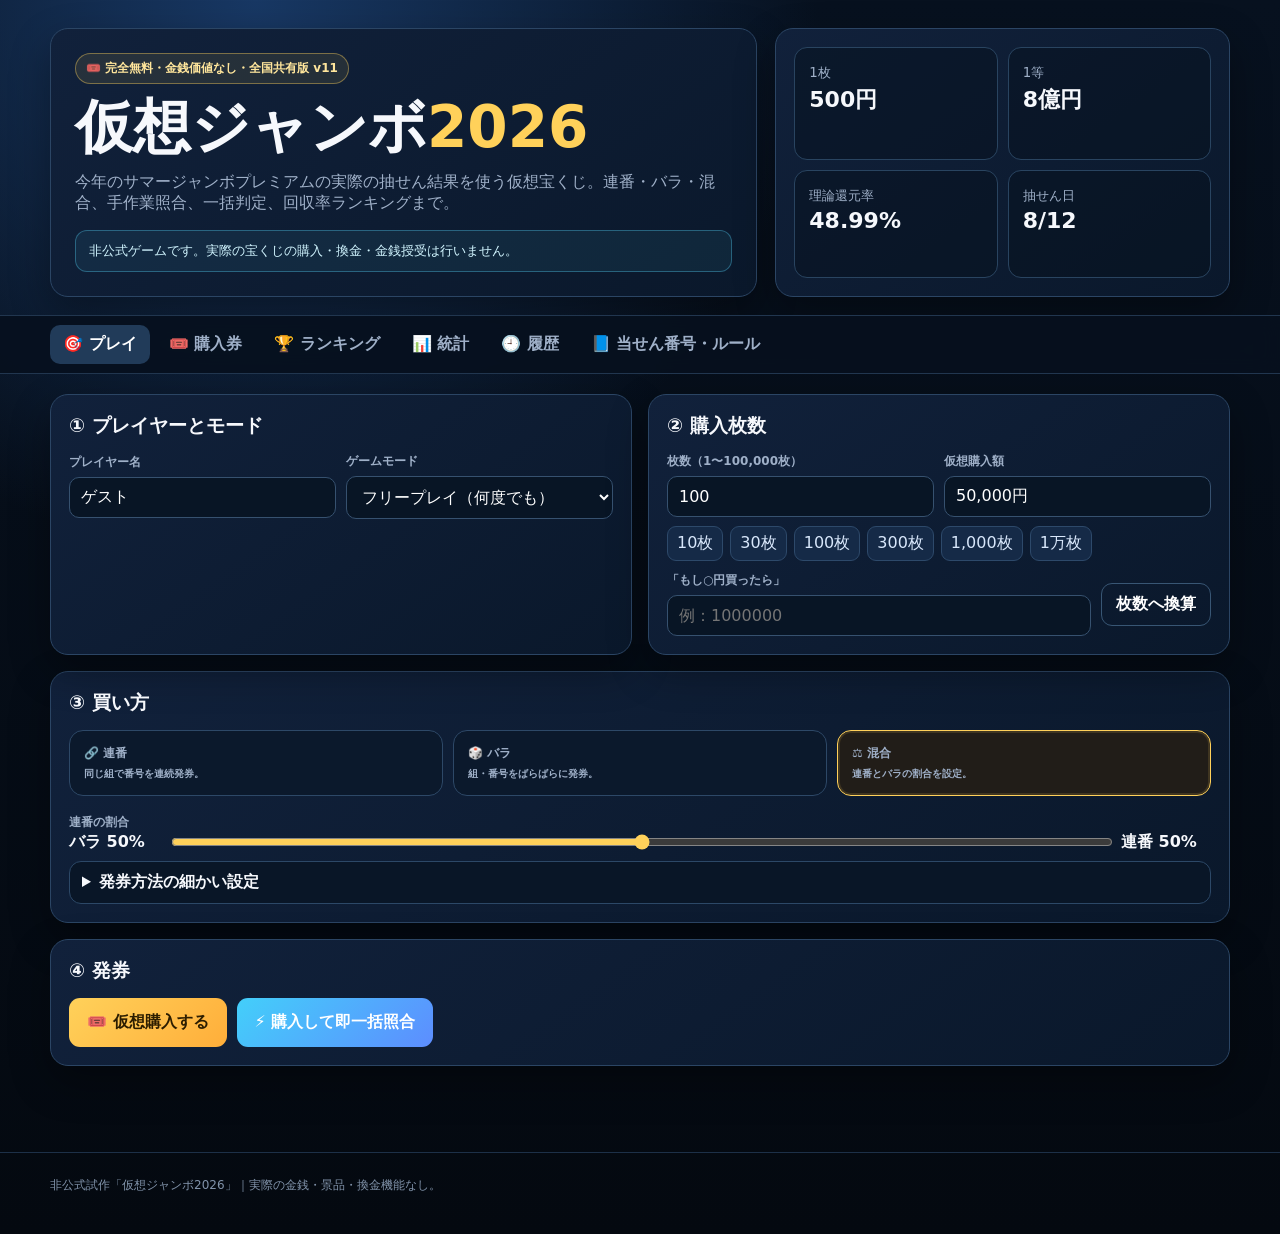
<file: index.html>
<!doctype html>
<html lang="ja">
<head>
<meta charset="utf-8"><meta name="viewport" content="width=device-width,initial-scale=1">
<title>仮想ジャンボ2026｜サマージャンボプレミアム</title>
<style>
:root{--bg:#07111f;--card:#102039;--text:#f6f8fc;--muted:#9fb0c8;--line:#2b4564;--gold:#ffd15a;--cyan:#58d9ff;--green:#57e389;--red:#ff7088}
*{box-sizing:border-box}body{margin:0;font-family:system-ui,-apple-system,"Segoe UI","Yu Gothic UI",sans-serif;background:radial-gradient(circle at 20% 0,#183864,transparent 35%),linear-gradient(#07111f,#040910);color:var(--text);min-height:100vh}button,input,select{font:inherit}.wrap{width:min(1180px,calc(100% - 24px));margin:auto}header{padding:28px 0 18px}.hero{display:grid;grid-template-columns:1.4fr .9fr;gap:18px}.box,.card{background:linear-gradient(145deg,#11213b,#0a182b);border:1px solid var(--line);border-radius:18px;box-shadow:0 16px 40px #0005}.heroMain{padding:24px}.eyebrow{display:inline-block;background:#ffd15a18;border:1px solid #ffd15a66;color:#ffe69c;padding:6px 10px;border-radius:999px;font-size:12px;font-weight:800}h1{font-size:clamp(32px,5vw,58px);line-height:1;margin:14px 0 8px}h1 span{color:var(--gold)}.sub,.muted{color:var(--muted)}.heroSide{padding:18px;display:grid;grid-template-columns:1fr 1fr;gap:10px}.stat{padding:14px;background:#07111f88;border:1px solid #294460;border-radius:13px}.stat small{color:var(--muted)}.stat b{display:block;font-size:22px;margin-top:3px}.notice,.callout{margin-top:12px;padding:11px 13px;border:1px solid #58d9ff55;background:#58d9ff12;border-radius:12px;color:#d1f5ff;font-size:13px}nav{position:sticky;top:0;z-index:10;background:#07111fee;border-block:1px solid #21364f;backdrop-filter:blur(10px)}.tabs{display:flex;gap:6px;padding:9px 0;overflow:auto}.tab{border:0;background:transparent;color:var(--muted);padding:9px 13px;border-radius:10px;font-weight:800;white-space:nowrap}.tab.active{background:#213b59;color:white}main{padding:20px 0 70px}.panel{display:none}.panel.active{display:block}.card{padding:18px;margin-bottom:16px}.card h2{font-size:19px;margin:0 0 14px}.grid2{display:grid;grid-template-columns:1fr 1fr;gap:16px}.rankGrid{display:grid;grid-template-columns:minmax(0,1fr) minmax(0,1fr);gap:16px;align-items:start}.rankGrid>div{min-width:0}.grid3{display:grid;grid-template-columns:repeat(3,1fr);gap:12px}
.compactTable{overflow:auto;border:1px solid #2a425f;border-radius:12px;background:#091729}
.compactTable table{min-width:560px}
.compactTable th,.compactTable td{padding:8px 9px;border-bottom:1px solid #243c58;text-align:left;font-size:12px;white-space:nowrap}
.compactTable td:nth-child(5){max-width:140px;overflow:hidden;text-overflow:ellipsis}.row{display:flex;gap:10px;align-items:center;flex-wrap:wrap}.field{display:grid;gap:6px;min-width:150px;flex:1}label{font-size:12px;color:var(--muted);font-weight:700}input,select{width:100%;background:#081525;color:white;border:1px solid #36516f;border-radius:10px;padding:10px 11px}.btn{border:0;border-radius:11px;padding:10px 14px;font-weight:900;background:#294560;color:white;cursor:pointer}.btn.primary{background:linear-gradient(135deg,#ffd15a,#ffae3a);color:#2c1d00}.btn.cyan{background:linear-gradient(135deg,#43cffa,#5d8dff)}.btn.red{background:#793146}.btn.ghost{background:transparent;border:1px solid #385674}.btn.big{padding:14px 18px;font-size:16px}.quick{display:flex;gap:7px;flex-wrap:wrap;margin-top:9px}.quick button{background:#152a47;border:1px solid #2d496a;color:#d8e7fb;border-radius:9px;padding:6px 9px;cursor:pointer}.modes{display:grid;grid-template-columns:repeat(3,1fr);gap:10px}.mode{border:1px solid #2d4867;background:#0b192c;border-radius:14px;padding:14px;cursor:pointer;position:relative}.mode input{position:absolute;opacity:0}.mode:has(input:checked){border-color:var(--gold);background:#211d18;box-shadow:0 0 0 2px #ffd15a22 inset}.mode b{display:block;margin-bottom:4px}.mode small{color:var(--muted)}.rangeRow{display:grid;grid-template-columns:90px 1fr 90px;gap:10px;align-items:center}input[type=range]{padding:0;accent-color:var(--gold)}.kpi{display:grid;grid-template-columns:repeat(5,1fr);gap:10px}.resultHero{display:grid;grid-template-columns:repeat(4,1fr);gap:10px}.kpibox{padding:13px;border-radius:13px;background:#0b192d;border:1px solid #2a4565}.kpibox small{color:var(--muted)}.kpibox b{display:block;font-size:22px;margin-top:3px}.resultHero{padding:16px;border-radius:15px;background:linear-gradient(135deg,#122b48,#211a3a);border:1px solid #365576}.bigNum{font-size:clamp(22px,4vw,36px);font-weight:1000}.gold{color:var(--gold)}.green{color:var(--green)}.ticketToolbar{display:flex;gap:8px;align-items:center;justify-content:space-between;flex-wrap:wrap;margin-bottom:10px}.ticketGrid{display:grid;grid-template-columns:repeat(3,1fr);gap:10px}.ticket{background:linear-gradient(160deg,#f7edd2,#fff8e7);color:#282015;border-radius:12px;padding:11px;border:2px dashed #c7a758;min-height:100px;cursor:pointer}.ticket .top{display:flex;justify-content:space-between;color:#7d641e;font-size:11px;font-weight:800}.ticket .num{font-family:ui-monospace,Consolas,monospace;font-size:23px;font-weight:1000;margin:7px 0}.ticket .award{font-size:12px;font-weight:900;padding-top:6px;border-top:1px solid #d7c79d}.ticket.win{box-shadow:0 0 0 3px #ffd15a66,0 8px 25px #0004}.ticket.loss{opacity:.72}.pager{display:flex;gap:8px;justify-content:center;align-items:center;margin:14px 0}.prizeList{display:grid;gap:8px}.prizeRow{display:grid;grid-template-columns:1.2fr .9fr 1.5fr;gap:8px;padding:10px;border:1px solid #294460;border-radius:11px;background:#0b192b}.prizeRow strong{color:var(--gold)}.prizeRow span:last-child{text-align:right}.tableWrap{overflow:auto;border:1px solid #2a425f;border-radius:12px}table{width:100%;border-collapse:collapse;min-width:680px}th,td{padding:10px 11px;border-bottom:1px solid #243c58;text-align:left;font-size:13px}th{color:#9fb4cf;background:#0b1829}.rank1 td{background:#ffd15a10}.me td{background:#58d9ff14}.badge{display:inline-block;border:1px solid #536f8d;border-radius:999px;padding:4px 8px;font-size:11px}.empty{padding:28px;text-align:center;color:var(--muted);border:1px dashed #33506e;border-radius:13px}.small{font-size:12px}details{border:1px solid #2c4867;border-radius:12px;padding:10px 12px;background:#091627;margin-top:8px}summary{font-weight:800;cursor:pointer}.toast{position:fixed;right:18px;bottom:18px;background:#10223b;border:1px solid #476889;border-radius:12px;padding:12px 15px;box-shadow:0 16px 40px #0007;opacity:0;transform:translateY(12px);pointer-events:none;transition:.2s;z-index:50}.toast.show{opacity:1;transform:none}.modal{position:fixed;inset:0;background:#0009;display:none;align-items:center;justify-content:center;padding:18px;z-index:60}.modal.show{display:flex}.modalBox{width:min(720px,100%);max-height:85vh;overflow:auto;background:#0c1b30;border:1px solid #405f80;border-radius:18px;padding:20px}footer{color:#8193aa;font-size:12px;padding:24px 0 40px;border-top:1px solid #1d3048}
.highWinLog{margin-top:14px;padding:14px;border:1px solid #ffd15a66;border-radius:14px;background:linear-gradient(135deg,#2c2412aa,#151b2baa)}.highWinLog h3{margin:0 0 10px;color:#ffe39a;font-size:16px}.highWinItem{display:grid;grid-template-columns:150px 1fr auto;gap:10px;align-items:center;padding:9px 10px;border-top:1px solid #5a4a2566}.highWinItem:first-of-type{border-top:0}.highWinItem .ticketNo{font-family:ui-monospace,Consolas,monospace;font-weight:900}.highWinItem .prizeName{color:#ffe7a3;font-weight:900}.highWinItem .prizeAmount{font-weight:1000;color:var(--gold)}
.celebrateModal{position:fixed;inset:0;display:none;align-items:center;justify-content:center;z-index:120;background:radial-gradient(circle at center,#7a4f1588 0,#07111fd9 46%,#02050aee 100%);overflow:hidden;cursor:pointer;user-select:none}.celebrateModal.show{display:flex}.celebrateBox{position:relative;z-index:3;width:min(680px,92vw);text-align:center;animation:celebratePop .42s cubic-bezier(.2,.9,.2,1.15)}.celebrateKicker{font-size:clamp(18px,3vw,28px);font-weight:1000;color:#fff3b0;text-shadow:0 2px 14px #000;margin-bottom:8px}.celebratePrize{font-size:clamp(34px,7vw,72px);line-height:1;font-weight:1000;color:var(--gold);text-shadow:0 4px 0 #7b5514,0 9px 28px #0008;margin-bottom:14px}.celebrateTicket{width:min(560px,88vw);margin:auto;background:linear-gradient(160deg,#f7edd2,#fffaf0);color:#2a2114;border-radius:18px;padding:20px;border:4px dashed #c59d3c;box-shadow:0 18px 70px #0009,0 0 0 7px #ffd15a33;transform:rotate(-1deg)}.celebrateTicket .ctTop{display:flex;justify-content:space-between;color:#80651e;font-size:13px;font-weight:900}.celebrateTicket .ctNum{font-family:ui-monospace,Consolas,monospace;font-size:clamp(34px,7vw,64px);font-weight:1000;margin:18px 0 12px;letter-spacing:-.04em}.celebrateTicket .ctAward{padding-top:12px;border-top:2px solid #dbc68e;font-size:clamp(17px,3vw,24px);font-weight:1000;color:#9e5b00}.celebrateHint{margin-top:16px;color:#dbe7f6;font-weight:800;text-shadow:0 2px 8px #000}.celebrateCounter{margin-top:6px;color:#aabbd2;font-size:12px}.confettiLayer{position:absolute;inset:0;overflow:hidden;pointer-events:none}.confetti{position:absolute;top:-12vh;width:10px;height:18px;border-radius:2px;opacity:.95;animation:confettiFall linear forwards}.confetti:nth-child(4n+1){background:#ffd15a}.confetti:nth-child(4n+2){background:#58d9ff}.confetti:nth-child(4n+3){background:#ff7088}.confetti:nth-child(4n){background:#57e389}@keyframes celebratePop{from{transform:scale(.72) rotate(-2deg);opacity:0}to{transform:scale(1);opacity:1}}@keyframes confettiFall{0%{transform:translate3d(0,-10vh,0) rotate(0)}100%{transform:translate3d(var(--drift),115vh,0) rotate(760deg)}}
@media(max-width:1100px){.rankGrid{grid-template-columns:1fr}}
@media(max-width:850px){.hero,.grid2{grid-template-columns:1fr}.modes,.ticketGrid{grid-template-columns:1fr 1fr}.kpi,.resultHero{grid-template-columns:1fr 1fr}}
@media(max-width:700px){.compactTable table{min-width:520px}.compactTable th,.compactTable td{font-size:11px;padding:7px 8px}}
@media(max-width:560px){.heroSide,.grid3,.modes,.ticketGrid,.kpi,.resultHero{grid-template-columns:1fr}.highWinItem{grid-template-columns:1fr}.highWinItem .prizeAmount{text-align:left}.prizeRow{grid-template-columns:1fr}.prizeRow span:last-child{text-align:left}.rangeRow{grid-template-columns:70px 1fr 70px}}
</style>
</head>
<body>
<header class="wrap"><div class="hero"><section class="box heroMain"><div class="eyebrow">🎟️ 完全無料・金銭価値なし・全国共有版 v11</div><h1>仮想ジャンボ<span>2026</span></h1><p class="sub">今年のサマージャンボプレミアムの実際の抽せん結果を使う仮想宝くじ。連番・バラ・混合、手作業照合、一括判定、回収率ランキングまで。</p><div class="notice">非公式ゲームです。実際の宝くじの購入・換金・金銭授受は行いません。</div></section><aside class="box heroSide"><div class="stat"><small>1枚</small><b>500円</b></div><div class="stat"><small>1等</small><b>8億円</b></div><div class="stat"><small>理論還元率</small><b>48.99%</b></div><div class="stat"><small>抽せん日</small><b>8/12</b></div></aside></div></header>
<nav><div class="wrap tabs"><button class="tab active" data-tab="play">🎯 プレイ</button><button class="tab" data-tab="tickets">🎟️ 購入券</button><button class="tab" data-tab="ranking">🏆 ランキング</button><button class="tab" data-tab="stats">📊 統計</button><button class="tab" data-tab="history">🕘 履歴</button><button class="tab" data-tab="rules">📘 当せん番号・ルール</button></div></nav>
<main class="wrap">
<section id="play" class="panel active">
<div class="grid2"><div class="card"><h2>① プレイヤーとモード</h2><div class="row"><div class="field"><label>プレイヤー名</label><input id="playerName" maxlength="18" value="ゲスト"></div><div class="field"><label>ゲームモード</label><select id="gameMode"><option value="free">フリープレイ（何度でも）</option><option value="challenge">全国チャレンジ（1日1回）</option></select></div></div><div id="challengeBox" class="callout small" style="display:none"><b>全国チャレンジ：</b>日本時間で1日1回だけ挑戦できます。10・30・100・300・1,000・10,000枚のいずれか1コースを選択し、発券した時点でその日の挑戦権を使用します。<div id="dailyChallengeStatus" style="margin-top:7px"></div></div></div>
<div class="card"><h2>② 購入枚数</h2><div class="row"><div class="field"><label>枚数（1〜100,000枚）</label><input id="qty" type="number" min="1" max="100000" value="100"></div><div class="field"><label>仮想購入額</label><input id="costPreview" readonly></div></div><div class="quick"><button data-q="10">10枚</button><button data-q="30">30枚</button><button data-q="100">100枚</button><button data-q="300">300枚</button><button data-q="1000">1,000枚</button><button data-q="10000">1万枚</button></div><div class="row" style="margin-top:11px"><div class="field"><label>「もし○円買ったら」</label><input id="budget" type="number" min="500" step="500" placeholder="例：1000000"></div><button id="budgetBtn" class="btn ghost">枚数へ換算</button></div></div></div>
<div class="card"><h2>③ 買い方</h2><div class="modes"><label class="mode"><input type="radio" name="buyType" value="seq"><b>🔗 連番</b><small>同じ組で番号を連続発券。</small></label><label class="mode"><input type="radio" name="buyType" value="random"><b>🎲 バラ</b><small>組・番号をばらばらに発券。</small></label><label class="mode"><input type="radio" name="buyType" value="mix" checked><b>⚖️ 混合</b><small>連番とバラの割合を設定。</small></label></div><div id="mixControls" style="margin-top:15px"><label>連番の割合</label><div class="rangeRow"><b id="randomPct">バラ 50%</b><input id="mixRange" type="range" min="0" max="100" value="50"><b id="seqPct">連番 50%</b></div></div><details><summary>発券方法の細かい設定</summary><div class="grid3" style="margin-top:12px"><div class="field"><label>連番1ブロック</label><select id="blockSize"><option>10</option><option>20</option><option>30</option><option>50</option><option>100</option></select></div><div class="field"><label>同一購入内の重複</label><select id="dupRule"><option value="avoid">避ける</option><option value="allow">許可する</option></select></div><div class="field"><label>発券順</label><select id="sortOnBuy"><option value="issued">発券順</option><option value="number">組・番号順</option></select></div></div></details></div>
<div class="card"><h2>④ 発券</h2><div class="row"><button id="buyBtn" class="btn primary big">🎟️ 仮想購入する</button><button id="buyCheckBtn" class="btn cyan big">⚡ 購入して即一括照合</button><span id="lockInfo" class="muted small"></span></div></div><div id="latestResult" class="card" style="display:none"></div>
</section>
<section id="tickets" class="panel"><div class="card"><div class="ticketToolbar"><div><h2 style="margin:0">購入券</h2><div id="ticketMeta" class="muted small">まだ発券されていません。</div></div><div class="row"><select id="ticketFilter" style="width:auto"><option value="all">すべて</option><option value="unchecked">未照合</option><option value="win">当せん</option><option value="loss">はずれ</option></select><button id="goLatestResult" class="btn green">💰 今回の結果を見る</button><button id="revealNext" class="btn">1枚ずつ照合</button><button id="revealAll" class="btn cyan">⚡ 全券一括照合</button></div></div><div class="callout small" style="margin-bottom:12px">手作業で確認したい場合は、券の組・番号と「当せん番号・ルール」を見比べてから券をクリック。クリックすると答え合わせします。</div><div id="ticketGrid" class="ticketGrid"><div class="empty" style="grid-column:1/-1">プレイ画面で仮想購入してください。</div></div><div id="pager" class="pager"></div></div></section>
<section id="ranking" class="panel">
<div class="card">
  <div class="ticketToolbar">
    <div><h2 style="margin:0">🏆 全国チャレンジランキング</h2><div class="muted small">1日1回の全国チャレンジ結果を共有サーバーから集計します。</div></div>
    <div class="row">
      <select id="rankPeriod" style="width:auto"><option value="today">本日</option><option value="all">通算</option></select>
      <select id="rankCourse" style="width:auto">
        <option value="all">総合ランキング</option><option value="10">10枚部門</option><option value="30">30枚部門</option>
        <option value="100">100枚部門</option><option value="300">300枚部門</option><option value="1000">1,000枚部門</option><option value="10000">10,000枚部門</option>
      </select>
    </div>
  </div>
  <div class="rankGrid">
    <div><h3>🏠 この端末のチャレンジ記録</h3><div id="localRanking"></div></div>
    <div><h3>🌏 全国ランキング［実働］</h3><div class="callout small">Supabase共有サーバーに登録された全国チャレンジ結果を表示します。別の端末から遊んだ記録も同じランキングに反映されます。</div><div id="nationalDemo" style="margin-top:12px"></div></div>
  </div>
</div>
<div class="card">
  <h2>ランキング方式</h2>
  <div class="grid3">
    <div class="kpibox"><small>主順位</small><b>回収率</b><span class="muted small">当せん額 ÷ 購入額</span></div>
    <div class="kpibox"><small>表示得点</small><b>回収率×100</b><span class="muted small">123.45% → 12,345 pt</span></div>
    <div class="kpibox"><small>同率時</small><b>当せん額 → 先着</b><span class="muted small">高額当せんを優先</span></div>
  </div>
  <p class="muted small">総合ランキングは全コースを同じ表に並べる「運の強さ」ランキング。枚数差による振れ幅を避けて比べたい場合は枚数別ランキングを使います。</p>
</div>
</section>
<section id="stats" class="panel"><div class="card"><h2>📊 あなたの累計統計</h2><div id="lifetimeKpis" class="kpi"></div><div id="lifetimeNote" class="muted small" style="margin-top:10px"></div></div><div class="grid2"><div class="card"><h2>買い方別</h2><div id="strategyStats"></div></div><div class="card"><h2>当せん内訳</h2><div id="prizeStats"></div></div></div><div class="card"><h2>🏅 実績バッジ</h2><div id="badges" class="row"></div></div></section>
<section id="history" class="panel"><div class="card"><div class="ticketToolbar"><div><h2 style="margin:0">🕘 プレイ履歴</h2><div class="muted small" style="margin-top:5px">通常履歴は直近100プレイだけ保存し、101件目以降は自動削除します。</div></div><div class="row"><button id="exportJson" class="btn ghost">履歴JSON</button><button id="exportCsv" class="btn ghost">現在券CSV</button><button id="wipeAll" class="btn red" title="誤操作防止のため2回押しで実行">全データ初期化</button></div></div><div id="historyTable"></div></div><div class="card"><div class="ticketToolbar"><div><h2 style="margin:0">🎊 2等以上 当せん殿堂</h2><div class="muted small" style="margin-top:5px">通常履歴が100件を超えて消えても、2等以上の当せん券はこの別枠に残します。全データ初期化を実行した場合だけ消去されます。</div></div><span id="highArchiveCount" class="badge gold">0件</span></div><div id="highArchiveTable"></div></div></section>
<section id="rules" class="panel"><div class="grid2"><div class="card"><h2>🎯 2026 当せん番号</h2><div class="prizeList"><div class="prizeRow"><b>1等</b><strong>8億円</strong><span>14組 129547番</span></div><div class="prizeRow"><b>1等前後賞</b><strong>2億円</strong><span>14組 129546 / 129548番</span></div><div class="prizeRow"><b>1等組違い賞</b><strong>50万円</strong><span>129547番（14組以外）</span></div><div class="prizeRow"><b>2等</b><strong>1億円</strong><span>44組 146186番 / 04組 143368番</span></div><div class="prizeRow"><b>3等</b><strong>5,000円</strong><span>下2ケタ 59</span></div><div class="prizeRow"><b>4等</b><strong>500円</strong><span>下1ケタ 6</span></div></div><p class="muted small">通常くじは重複当せんがあり得るため、この試作も該当賞金を合算します。</p></div><div class="card"><h2>📌 発売条件</h2><div class="prizeList"><div class="prizeRow"><b>名称</b><strong>第1114回</strong><span>全国自治宝くじ</span></div><div class="prizeRow"><b>価格</b><strong>500円</strong><span>1枚</span></div><div class="prizeRow"><b>番号空間</b><strong>1,000万通り</strong><span>01〜100組 × 100000〜199999</span></div><div class="prizeRow"><b>抽せん</b><strong>2026/8/12</strong><span>北とぴあ さくらホール</span></div><div class="prizeRow"><b>理論還元率</b><strong>48.99%</strong><span>賞金総額 ÷ 発売総額</span></div></div></div></div><div class="card"><h2>🧪 全国版への拡張</h2><details open><summary>全国チャレンジ</summary><p class="muted small">ログイン → その日の未挑戦を日本時間のサーバー時刻で確認 → 10/30/100/300/1,000/10,000枚から1コース選択 → サーバー乱数発券 → 発券時点で当日の挑戦権を消費 → サーバー側で照合・回収率計算 → 総合／枚数別ランキングへ登録。</p></details><details><summary>不正対策</summary><p class="muted small">1アカウント1日1回、認証、レート制限、発券nonce、日本時間のサーバー時刻、結果署名、異常検知、管理者による無効化ログを想定。端末時計を変えても再挑戦できない構造にします。</p></details><button id="openBackend" class="btn ghost" style="margin-top:12px">全国版のAPI設計を見る</button></div></section>
</main>
<footer><div class="wrap">非公式試作「仮想ジャンボ2026」｜実際の金銭・景品・換金機能なし。</div></footer><div id="toast" class="toast"></div><div id="backendModal" class="modal"><div class="modalBox"><div class="ticketToolbar"><h2 style="margin:0">全国版バックエンド［稼働中］</h2><button id="closeBackend" class="btn ghost">閉じる</button></div><div class="prizeList"><div class="prizeRow"><b>POST /challenge/issue</b><strong>1日1回のサーバー発券</strong><span>JST日付をサーバーで判定</span></div><div class="prizeRow"><b>GET /challenge/:id</b><strong>券を取得</strong><span>署名済み・変更不可</span></div><div class="prizeRow"><b>POST /challenge/:id/check</b><strong>照合確定</strong><span>サーバー再計算</span></div><div class="prizeRow"><b>GET /rankings</b><strong>全国順位</strong><span>course=all/枚数別・period=today/all</span></div><div class="prizeRow"><b>GET /stats</b><strong>集計</strong><span>買い方別・枚数別</span></div></div></div></div>
<div id="celebrateModal" class="celebrateModal" aria-hidden="true">
  <div id="confettiLayer" class="confettiLayer"></div>
  <div class="celebrateBox">
    <div class="celebrateKicker">🎉 2等以上 当せん！</div>
    <div id="celebratePrize" class="celebratePrize"></div>
    <div class="celebrateTicket">
      <div class="ctTop"><span>SUMMER JUMBO PREMIUM 2026</span><span id="celebrateIndex"></span></div>
      <div id="celebrateNum" class="ctNum"></div>
      <div id="celebrateAward" class="ctAward"></div>
    </div>
    <div class="celebrateHint">画面をクリックすると次へ</div>
    <div id="celebrateCounter" class="celebrateCounter"></div>
  </div>
</div>
<script>
(()=>{'use strict';
const PRICE=500,WIN={first:{g:14,n:129547,amount:800000000},prev:[129546,129548],prevAmount:200000000,diffAmount:500000,second:[{g:44,n:146186},{g:4,n:143368}],secondAmount:100000000,thirdSuffix:'59',thirdAmount:5000,fourthSuffix:'6',fourthAmount:500};
const $=s=>document.querySelector(s),$$=s=>[...document.querySelectorAll(s)],fmt=n=>Number(n||0).toLocaleString('ja-JP'),yen=n=>fmt(n)+'円',pct=n=>(Number.isFinite(n)?n:0).toLocaleString('ja-JP',{maximumFractionDigits:2,minimumFractionDigits:2})+'%',uid=()=>crypto.randomUUID?crypto.randomUUID():Date.now().toString(36)+Math.random().toString(36).slice(2);
function randInt(max){const lim=Math.floor(0x100000000/max)*max,a=new Uint32Array(1);do{crypto.getRandomValues(a)}while(a[0]>=lim);return a[0]%max}
function load(k,f){try{return JSON.parse(localStorage.getItem(k))??f}catch{return f}}function save(k,v){localStorage.setItem(k,JSON.stringify(v))}
function emptyLifetime(){return{runs:0,tickets:0,cost:0,win:0,prizes:{},strategies:{},initialized:false}}
let history=load('vj2026_history',[]),highWinArchive=load('vj2026_highwins',[]),locks=load('vj2026_locks',{}),dailyChallenge=load('vj2026_daily_challenge',{}),lifetime=load('vj2026_lifetime',emptyLifetime()),current=null,page=1,celebrationQueue=[],celebrationCurrent=null,serverDailyStatus=null,serverStatusFetchedAt=0;const PAGE=60,HISTORY_LIMIT=100,HIGH_NAMES=new Set(['1等','1等前後賞','1等組違い賞','2等']),CHALLENGE_COURSES=[10,30,100,300,1000,10000],JUMBO_API='https://ehnptqmcpzoeddrtrsuk.supabase.co/functions/v1/virtual-jumbo-api';
function installationId(){let id=localStorage.getItem('vj2026_installation_id');if(!id){id=(crypto.randomUUID?crypto.randomUUID():uid()+'-'+uid());localStorage.setItem('vj2026_installation_id',id)}return id}
async function apiCall(action,opts={}){const url=JUMBO_API+'?action='+encodeURIComponent(action)+(opts.query||''),ctl=new AbortController(),timer=setTimeout(()=>ctl.abort(),8000);try{const res=await fetch(url,{method:opts.method||'GET',headers:{'content-type':'application/json'},body:opts.body?JSON.stringify(opts.body):undefined,signal:ctl.signal});let data={};try{data=await res.json()}catch{}if(!res.ok){const e=new Error(data.error||'api_error');e.status=res.status;e.data=data;throw e}return data}finally{clearTimeout(timer)}}
function jstDayKey(ts=Date.now()){const d=new Date(ts+9*3600000);return `${d.getUTCFullYear()}-${String(d.getUTCMonth()+1).padStart(2,'0')}-${String(d.getUTCDate()).padStart(2,'0')}`}
function runJstDay(r){return r.challengeDate||jstDayKey(new Date(r.created).getTime())}
function untilJstMidnight(){const shifted=Date.now()+9*3600000,d=new Date(shifted),next=Date.UTC(d.getUTCFullYear(),d.getUTCMonth(),d.getUTCDate()+1),ms=Math.max(0,next-shifted),h=Math.floor(ms/3600000),m=Math.floor((ms%3600000)/60000),s=Math.floor((ms%60000)/1000);return `${String(h).padStart(2,'0')}:${String(m).padStart(2,'0')}:${String(s).padStart(2,'0')}`}
function toast(m){const t=$('#toast');t.textContent=m;t.classList.add('show');clearTimeout(toast.t);toast.t=setTimeout(()=>t.classList.remove('show'),2200)}
function highHits(t){return t.hits.filter(h=>HIGH_NAMES.has(h.name))}function isHigh(t){return highHits(t).length>0}
function archiveKey(x){return `${x.runId||''}|${x.g}|${x.n}|${(x.hits||[]).join('+')}|${x.created||''}`}
function archiveHighWinsFromRun(r){if(!r||!(r.highWins||[]).length)return;const known=new Set(highWinArchive.map(archiveKey));(r.highWins||[]).forEach(x=>{if(!(x.hits||[]).some(h=>HIGH_NAMES.has(h)))return;const item={id:x.id||uid(),runId:r.id,player:r.player,mode:r.mode,qty:r.qty,type:r.type,ratio:r.ratio,created:r.created,g:x.g,n:x.n,hits:(x.hits||[]).filter(h=>HIGH_NAMES.has(h)),amount:x.amount};const k=archiveKey(item);if(!known.has(k)){known.add(k);highWinArchive.push(item)}})}
function addRunToLifetime(r){
  if(!r)return;
  lifetime.runs=(lifetime.runs||0)+1;
  lifetime.tickets=(lifetime.tickets||0)+(r.qty||0);
  lifetime.cost=(lifetime.cost||0)+(r.cost||0);
  lifetime.win=(lifetime.win||0)+(r.winnings||0);
  lifetime.prizes=lifetime.prizes||{};
  Object.entries(r.prizeCounts||{}).forEach(([k,v])=>lifetime.prizes[k]=(lifetime.prizes[k]||0)+v);
  lifetime.strategies=lifetime.strategies||{};
  const k=r.type==='mix'?'混合':r.type==='seq'?'連番':'バラ';
  const s=lifetime.strategies[k]||(lifetime.strategies[k]={runs:0,cost:0,win:0,tickets:0});
  s.runs++;s.cost+=r.cost||0;s.win+=r.winnings||0;s.tickets+=r.qty||0;
  lifetime.initialized=true;
  save('vj2026_lifetime',lifetime);
}
function seedLifetimeFromVisibleHistory(){
  if(lifetime&&lifetime.initialized)return;
  lifetime=emptyLifetime();
  history.forEach(r=>addRunToLifetime(r));
  lifetime.initialized=true;
  save('vj2026_lifetime',lifetime);
}
function migrateAndTrimHistory(){
  history.forEach(archiveHighWinsFromRun);
  seedLifetimeFromVisibleHistory();
  history=history.slice(0,HISTORY_LIMIT);
  save('vj2026_history',history);
  save('vj2026_highwins',highWinArchive);
}
migrateAndTrimHistory();
function makeConfetti(){const layer=$('#confettiLayer');layer.innerHTML='';for(let i=0;i<72;i++){const c=document.createElement('i');c.className='confetti';c.style.left=(Math.random()*100)+'vw';c.style.animationDuration=(2.6+Math.random()*2.4)+'s';c.style.animationDelay=(Math.random()*.7)+'s';c.style.setProperty('--drift',(-80+Math.random()*160)+'px');layer.appendChild(c)}}
function queueCelebrations(ts){const fresh=ts.filter(isHigh);if(!fresh.length)return;celebrationQueue.push(...fresh);if(!celebrationCurrent)showNextCelebration()}
function showNextCelebration(){if(!celebrationQueue.length){celebrationCurrent=null;$('#celebrateModal').classList.remove('show');$('#celebrateModal').setAttribute('aria-hidden','true');return}celebrationCurrent=celebrationQueue.shift();const t=celebrationCurrent,hs=highHits(t),allNames=t.hits.map(h=>h.name).join('＋');$('#celebratePrize').textContent=hs.map(h=>h.name).join('＋');$('#celebrateNum').textContent=`${String(t.g).padStart(2,'0')}組 ${t.n}番`;$('#celebrateAward').textContent=`${allNames}　${yen(t.total)}`;const idx=current?current.tickets.indexOf(t)+1:0;$('#celebrateIndex').textContent=idx?`#${fmt(idx)}`:'';$('#celebrateCounter').textContent=celebrationQueue.length?`このあと ${celebrationQueue.length}件の2等以上があります`:'クリックで結果画面へ戻ります';makeConfetti();$('#celebrateModal').classList.add('show');$('#celebrateModal').setAttribute('aria-hidden','false')}
function closeOrAdvanceCelebration(){showNextCelebration()}
function armDangerButton(btn,firstText,action){if(btn.dataset.armed==='1'){clearTimeout(btn._armTimer);btn.dataset.armed='';btn.textContent=btn.dataset.original||'実行';action();return}btn.dataset.original=btn.textContent;btn.dataset.armed='1';btn.textContent='⚠️ もう一度押して実行';toast(firstText);clearTimeout(btn._armTimer);btn._armTimer=setTimeout(()=>{btn.dataset.armed='';btn.textContent=btn.dataset.original||'実行'},4500)}
function clearVjStorage(){const iid=localStorage.getItem('vj2026_installation_id');for(let i=localStorage.length-1;i>=0;i--){const k=localStorage.key(i);if(k&&k.startsWith('vj2026_'))localStorage.removeItem(k)}if(iid)localStorage.setItem('vj2026_installation_id',iid)}
function resetAllData(){history=[];highWinArchive=[];locks={};dailyChallenge={};lifetime=emptyLifetime();current=null;page=1;celebrationQueue=[];celebrationCurrent=null;clearVjStorage();$('#celebrateModal').classList.remove('show');$('#ticketMeta').textContent='まだ発券されていません。';$('#playerName').value='ゲスト';$('#qty').value=100;$('#gameMode').value='free';$('input[name=buyType][value=mix]').checked=true;$('#mixRange').value=50;updateCost();updateMix();renderTickets();renderLatest();renderAll();toast('全データを初期化しました')}

function evalT(t){const hits=[];if(t.g===14&&t.n===129547)hits.push({name:'1等',amount:WIN.first.amount});if(t.g===14&&WIN.prev.includes(t.n))hits.push({name:'1等前後賞',amount:WIN.prevAmount});if(t.g!==14&&t.n===129547)hits.push({name:'1等組違い賞',amount:WIN.diffAmount});WIN.second.forEach(s=>{if(t.g===s.g&&t.n===s.n)hits.push({name:'2等',amount:WIN.secondAmount})});if(String(t.n).slice(-2)==='59')hits.push({name:'3等',amount:5000});if(String(t.n).slice(-1)==='6')hits.push({name:'4等',amount:500});return{hits,total:hits.reduce((a,b)=>a+b.amount,0)}}
function randomT(seen,allow){let g,n,k,c=0;do{g=randInt(100)+1;n=100000+randInt(100000);k=g+'-'+n;c++}while(!allow&&seen.has(k)&&c<10000);seen.add(k);return Object.assign({id:uid(),g,n,checked:false},evalT({g,n}))}
function seqTs(count,seen,allow){const out=[];while(out.length<count){const g=randInt(100)+1,start=100000+randInt(100000);for(let i=0;out.length<count&&i<count;i++){const n=100000+((start-100000+i)%100000),k=g+'-'+n;if(allow||!seen.has(k)){seen.add(k);out.push(Object.assign({id:uid(),g,n,checked:false},evalT({g,n})))}}}return out}
function issue(q,type,ratio,block,allow){const seen=new Set(),out=[],seq=type==='seq'?q:type==='random'?0:Math.round(q*ratio/100);let left=seq;while(left>0){const take=Math.min(block,left);out.push(...seqTs(take,seen,allow));left-=take}for(let i=out.length;i<q;i++)out.push(randomT(seen,allow));return out}
function buyType(){return $('input[name=buyType]:checked').value}function typeName(t,r){return t==='seq'?'連番':t==='random'?'バラ':`混合（連番${r}%）`}function qty(){let q=Math.floor(Number($('#qty').value)||1);q=Math.max(1,Math.min(100000,q));$('#qty').value=q;return q}function updateCost(){$('#costPreview').value=yen(qty()*500)}function updateMix(){const v=+$('#mixRange').value;$('#seqPct').textContent='連番 '+v+'%';$('#randomPct').textContent='バラ '+(100-v)+'%';$('#mixControls').style.display=buyType()==='mix'?'block':'none'}function updateChallenge(){const c=$('#gameMode').value==='challenge';$('#challengeBox').style.display=c?'block':'none';if(!c){$('#lockInfo').textContent='';return}const today=jstDayKey(),q=qty(),st=$('#dailyChallengeStatus');if(serverDailyStatus&&serverDailyStatus.date!==today)serverDailyStatus=null;const used=serverDailyStatus?serverDailyStatus.used:(dailyChallenge&&dailyChallenge.date===today);const usedQty=serverDailyStatus&&serverDailyStatus.challenge?serverDailyStatus.challenge.qty:dailyChallenge.qty;if(st)st.innerHTML=used?`<b class="gold">本日は挑戦済み</b>${usedQty?'：'+fmt(usedQty)+'枚コース':''} ／ 次回まで <b>${untilJstMidnight()}</b>`:`<b class="green">本日は未挑戦</b> ／ 日本時間0:00に挑戦権が復活`;$('#lockInfo').textContent=used?'本日の全国チャレンジは終了':(CHALLENGE_COURSES.includes(q)?`${fmt(q)}枚コースで挑戦可能`:'全国チャレンジは指定コースから選択')}
async function refreshChallengeStatus(force=false){if(!force&&Date.now()-serverStatusFetchedAt<30000)return;serverStatusFetchedAt=Date.now();try{serverDailyStatus=await apiCall('status',{query:'&installation='+encodeURIComponent(installationId())});if(serverDailyStatus.used){dailyChallenge={date:serverDailyStatus.date,id:serverDailyStatus.challenge?.id,qty:serverDailyStatus.challenge?.qty,issuedAt:serverDailyStatus.challenge?.created_at};save('vj2026_daily_challenge',dailyChallenge)}updateChallenge()}catch(e){console.warn('challenge status',e);updateChallenge()}}
function totals(r){
 const checked=r.tickets.filter(t=>t.checked),
       w=checked.reduce((s,t)=>s+t.total,0),
       all=r.tickets.reduce((s,t)=>s+t.total,0);
 return{
   checked:checked.length,
   winnings:w,
   allWinnings:all,
   rate:all/r.cost*100,
   score:Math.round(all/r.cost*10000)
 };
}
function finalize(){
 if(!current||current.finalized||!current.tickets.every(t=>t.checked))return;
 const x=totals(current),pc={},highWins=[];
 current.tickets.forEach(t=>{
   t.hits.forEach(h=>pc[h.name]=(pc[h.name]||0)+1);
   if(isHigh(t))highWins.push({g:t.g,n:t.n,hits:highHits(t).map(h=>h.name),amount:t.total});
 });
 current.finalized=true;
 const run={
   id:current.id,player:current.player,mode:current.mode,qty:current.qty,
   type:current.type,ratio:current.ratio,cost:current.cost,
   winnings:x.allWinnings,rate:x.rate,score:x.score,created:current.created,
   challengeDate:current.challengeDate||null,prizeCounts:pc,highWins
 };
 addRunToLifetime(run);
 history.unshift(run);
 archiveHighWinsFromRun(run);
 history=history.slice(0,HISTORY_LIMIT);
 save('vj2026_history',history);
 save('vj2026_highwins',highWinArchive);
 renderAll();
}
function purchaseFree(auto){
 const q=qty(),player=($('#playerName').value.trim()||'ゲスト').slice(0,18),type=buyType(),ratio=+$('#mixRange').value,block=+$('#blockSize').value,allow=$('#dupRule').value==='allow';
 const tickets=issue(q,type,ratio,block,allow);
 if($('#sortOnBuy').value==='number')tickets.sort((a,b)=>a.g-b.g||a.n-b.n);
 current={id:uid(),player,mode:'free',qty:q,type,ratio,cost:q*500,tickets,created:new Date().toISOString(),challengeDate:null,finalized:false};
 page=1;
 if(auto){tickets.forEach(t=>t.checked=true);finalize()}
 renderTickets();renderLatest();switchTab(auto?'play':'tickets');
 if(auto){const highs=tickets.filter(isHigh);if(highs.length)queueCelebrations(highs)}
 toast(`${fmt(q)}枚を仮想発券しました`);
}
async function purchaseChallenge(auto){
 const q=qty(),player=($('#playerName').value.trim()||'ゲスト').slice(0,18),type=buyType(),ratio=+$('#mixRange').value,block=+$('#blockSize').value,allow=$('#dupRule').value==='allow',today=jstDayKey();
 if(!CHALLENGE_COURSES.includes(q))return toast('全国チャレンジは10・30・100・300・1,000・10,000枚から選んでください');
 $('#buyBtn').disabled=true;$('#buyCheckBtn').disabled=true;toast('共有サーバーで全国チャレンジを発券中…');
 try{
   const r=await apiCall('issue',{method:'POST',body:{installation:installationId(),display_name:player,qty:q,strategy:type,seq_ratio:ratio,block_size:block,avoid_duplicates:allow,sort_on_buy:$('#sortOnBuy').value,client_version:'live-v9'}});
   const ch=r.challenge,tickets=(r.tickets||[]).map(t=>({...t,id:uid(),checked:false}));
   current={id:ch.id,player:ch.display_name,mode:'challenge',qty:ch.qty,type:ch.strategy,ratio:ch.seq_ratio,cost:Number(ch.purchase_amount),tickets,created:ch.created_at,challengeDate:ch.challenge_date,finalized:false,serverRecorded:true};
   dailyChallenge={date:ch.challenge_date,id:ch.id,qty:ch.qty,issuedAt:ch.created_at};save('vj2026_daily_challenge',dailyChallenge);
   serverDailyStatus={date:ch.challenge_date,used:true,challenge:ch};serverStatusFetchedAt=Date.now();page=1;
   if(auto){tickets.forEach(t=>t.checked=true);finalize()}
   renderTickets();renderLatest();updateChallenge();switchTab(auto?'play':'tickets');
   if(auto){const highs=tickets.filter(isHigh);if(highs.length)queueCelebrations(highs)}
   toast(`全国チャレンジを登録しました：${fmt(q)}枚`);
 }catch(e){
   if(e.status===409){serverDailyStatus={date:today,used:true,challenge:e.data?.challenge||null};updateChallenge();toast('本日の全国チャレンジはすでに挑戦済みです')}
   else if(e.name==='AbortError')toast('全国サーバーへの接続がタイムアウトしました。フリープレイはそのまま遊べます')
   else{console.error(e);toast('全国チャレンジの通信に失敗しました。フリープレイはそのまま遊べます')}
 }finally{$('#buyBtn').disabled=false;$('#buyCheckBtn').disabled=false}
}
function purchase(auto){
 if($('#gameMode').value==='challenge')return purchaseChallenge(auto);
 return purchaseFree(auto);
}
function afterReveal(t){if(current.tickets.every(x=>x.checked))finalize();renderTickets();renderLatest();if(isHigh(t))queueCelebrations([t]);else if(t.total)toast(`🎉 ${t.hits.map(h=>h.name).join('＋')}：${yen(t.total)}`)}
function reveal(id){if(!current)return;const t=current.tickets.find(x=>x.id===id);if(!t||t.checked)return;t.checked=true;afterReveal(t)}function revealNext(){if(!current)return toast('先に発券してください');const t=current.tickets.find(x=>!x.checked);if(!t)return toast('すべて照合済みです');t.checked=true;afterReveal(t)}function revealAll(){if(!current)return toast('先に発券してください');const newly=current.tickets.filter(t=>!t.checked);newly.forEach(t=>t.checked=true);finalize();renderTickets();renderLatest();const highs=newly.filter(isHigh);if(highs.length){queueCelebrations(highs);toast(`2等以上が ${highs.length}件 出ました`)}else toast('全券を一括照合しました')}
function renderLatest(){const b=$('#latestResult');if(!current){b.style.display='none';return}const x=totals(current),done=current.tickets.every(t=>t.checked),wins=current.tickets.filter(t=>t.checked&&t.total>0).length,highs=current.tickets.filter(t=>t.checked&&isHigh(t)).sort((a,b)=>b.total-a.total);const highHtml=highs.length?`<div class="highWinLog"><h3>🎊 2等以上の当せん記録（${highs.length}件）</h3>${highs.map(t=>`<div class="highWinItem"><span class="ticketNo">${String(t.g).padStart(2,'0')}組 ${t.n}番</span><span class="prizeName">${t.hits.map(h=>h.name).join('＋')}</span><span class="prizeAmount">${yen(t.total)}</span></div>`).join('')}</div>`:'';b.style.display='block';b.innerHTML=`<div class="ticketToolbar"><h2 style="margin:0">最新プレイ</h2><span class="badge">${current.mode==='challenge'?'全国チャレンジ':'フリープレイ'}</span></div><div class="resultHero"><div><small class="muted">購入</small><div class="bigNum">${fmt(current.qty)}枚</div><span class="small">${yen(current.cost)}</span></div><div><small class="muted">照合済み</small><div class="bigNum">${fmt(x.checked)}枚</div><span class="small">${wins}枚当せん</span></div><div><small class="muted">${done?'当せん総額':'現在判明額'}</small><div class="bigNum gold">${yen(x.winnings)}</div><span class="small">${done?'確定':'未照合あり'}</span></div><div><small class="muted">回収率 / 得点</small><div class="bigNum ${done&&x.rate>=100?'green':''}">${done?pct(x.rate):'---'}</div><span class="small">${done?fmt(x.score)+' pt':'全照合で確定'}</span></div></div>${highHtml}`}
function filtered(){if(!current)return[];const f=$('#ticketFilter').value;return f==='unchecked'?current.tickets.filter(t=>!t.checked):f==='win'?current.tickets.filter(t=>t.checked&&t.total>0):f==='loss'?current.tickets.filter(t=>t.checked&&t.total===0):current.tickets}
function renderTickets(){if(!current){$('#ticketGrid').innerHTML='<div class="empty" style="grid-column:1/-1">プレイ画面で仮想購入してください。</div>';$('#pager').innerHTML='';return}const arr=filtered(),pages=Math.max(1,Math.ceil(arr.length/PAGE));page=Math.min(page,pages);$('#ticketMeta').textContent=`${current.player}｜${typeName(current.type,current.ratio)}｜${fmt(current.qty)}枚｜${new Date(current.created).toLocaleString('ja-JP')}`;const s=arr.slice((page-1)*PAGE,page*PAGE);$('#ticketGrid').innerHTML=s.length?s.map(t=>{const idx=current.tickets.indexOf(t)+1,cls=t.checked?(t.total?'win':'loss'):'unchecked',award=t.checked?(t.total?`${t.hits.map(h=>h.name).join('＋')}　${yen(t.total)}`:'はずれ'):'未照合・クリックで答え合わせ';return`<div class="ticket ${cls}" data-id="${t.id}"><div class="top"><span>SUMMER PREMIUM 2026</span><span>#${fmt(idx)}</span></div><div class="num">${String(t.g).padStart(2,'0')}組&nbsp; ${t.n}番</div><div class="award">${award}</div></div>`}).join(''):'<div class="empty" style="grid-column:1/-1">この条件の券はありません。</div>';$$('.ticket[data-id]').forEach(e=>e.onclick=()=>reveal(e.dataset.id));$('#pager').innerHTML=arr.length>PAGE?`<button class="btn ghost" id="prevP">←</button><span>${page} / ${pages}ページ（${fmt(arr.length)}枚）</span><button class="btn ghost" id="nextP">→</button>`:'';if($('#prevP'))$('#prevP').onclick=()=>{page=Math.max(1,page-1);renderTickets()};if($('#nextP'))$('#nextP').onclick=()=>{page=Math.min(pages,page+1);renderTickets()}}
function table(rows){if(!rows.length)return'<div class="empty">まだ記録がありません。</div>';return`<div class="compactTable"><table><thead><tr><th>順位</th><th>日付</th><th>名前</th><th>枚数</th><th>買い方</th><th>当せん額</th><th>回収率</th><th>得点</th></tr></thead><tbody>${rows.map((r,i)=>`<tr class="${i===0?'rank1 ':''}${r.isMe?'me':''}"><td>${i+1}</td><td>${r.challengeDate||runJstDay(r)||'—'}</td><td>${r.player}</td><td>${fmt(r.qty)}</td><td title="${typeName(r.type,r.ratio)}">${typeName(r.type,r.ratio)}</td><td>${yen(r.winnings)}</td><td><b>${pct(r.rate)}</b></td><td>${fmt(r.score)} pt</td></tr>`).join('')}</tbody></table></div>`}
async function renderRanking(){const course=$('#rankCourse')?$('#rankCourse').value:'all',period=$('#rankPeriod')?$('#rankPeriod').value:'today',today=jstDayKey();let rows=history.filter(r=>r.mode==='challenge');if(period==='today')rows=rows.filter(r=>runJstDay(r)===today);if(course!=='all')rows=rows.filter(r=>r.qty===+course);rows.sort((a,b)=>b.rate-a.rate||b.winnings-a.winnings||new Date(a.created)-new Date(b.created));$('#localRanking').innerHTML=table(rows.slice(0,50));$('#nationalDemo').innerHTML='<div class="empty">全国ランキングを読み込み中…</div>';try{const data=await apiCall('rankings',{query:'&course='+encodeURIComponent(course)+'&period='+encodeURIComponent(period)});const live=(data.rows||[]).map(r=>({id:r.id,player:r.display_name,challengeDate:r.challenge_date,qty:r.qty,type:r.strategy,ratio:r.seq_ratio,winnings:Number(r.winnings),rate:Number(r.return_rate),score:Number(r.score),created:r.created_at}));$('#nationalDemo').innerHTML=table(live)}catch(e){console.error(e);$('#nationalDemo').innerHTML='<div class="empty">全国ランキングを取得できませんでした。通信状態を確認してください。</div>'}}
function aggregate(){return lifetime||emptyLifetime()}
function renderStats(){const a=aggregate(),rate=a.cost?a.win/a.cost*100:0;$('#lifetimeKpis').innerHTML=`<div class="kpibox"><small>プレイ回数</small><b>${fmt(a.runs)}</b></div><div class="kpibox"><small>累計購入枚数</small><b>${fmt(a.tickets)}</b></div><div class="kpibox"><small>累計使用額</small><b>${yen(a.cost)}</b></div><div class="kpibox"><small>累計当せん額</small><b>${yen(a.win)}</b></div><div class="kpibox"><small>累計回収率</small><b>${pct(rate)}</b></div>`;const note=document.getElementById('lifetimeNote');if(note)note.textContent=`履歴表示は直近${HISTORY_LIMIT}回までですが、累計統計は削除せず全プレイ分を保存します。`;const ss=Object.entries(a.strategies);$('#strategyStats').innerHTML=ss.length?`<div class="tableWrap"><table><thead><tr><th>方式</th><th>回数</th><th>枚数</th><th>回収率</th></tr></thead><tbody>${ss.map(([k,v])=>`<tr><td>${k}</td><td>${v.runs}</td><td>${fmt(v.tickets)}</td><td>${pct(v.cost?v.win/v.cost*100:0)}</td></tr>`).join('')}</tbody></table></div>`:'<div class="empty">照合済みプレイがありません。</div>';const po=['1等','1等前後賞','1等組違い賞','2等','3等','4等'];$('#prizeStats').innerHTML=`<div class="prizeList">${po.map(k=>`<div class="prizeRow"><b>${k}</b><strong>${fmt(a.prizes[k]||0)}本</strong><span></span></div>`).join('')}</div>`;const bs=[];if(a.runs>=1)bs.push('🎟️ はじめの一歩');if(a.tickets>=100)bs.push('💯 100枚プレイヤー');if(a.tickets>=1000)bs.push('🧱 1,000枚突破');if(rate>=100&&a.runs)bs.push('📈 生涯黒字');if(a.prizes['3等'])bs.push('✨ 3等経験者');if(a.prizes['2等'])bs.push('💎 1億円級');if(a.prizes['1等'])bs.push('👑 8億円の王');$('#badges').innerHTML=bs.length?bs.map(x=>`<span class="badge">${x}</span>`).join(''):'<span class="muted">まだバッジはありません。</span>'}
function renderHistory(){if(!history.length){$('#historyTable').innerHTML='<div class="empty">履歴はまだありません。</div>';return}$('#historyTable').innerHTML=`<div class="tableWrap"><table><thead><tr><th>日時</th><th>名前</th><th>モード</th><th>枚数</th><th>買い方</th><th>購入額</th><th>当せん額</th><th>回収率</th><th>得点</th><th>2等以上</th></tr></thead><tbody>${history.map(r=>{const hi=(r.highWins||[]).filter(x=>(x.hits||[]).some(h=>HIGH_NAMES.has(h)));const hs=hi.length?hi.map(x=>`${x.hits.join('＋')} ${String(x.g).padStart(2,'0')}組${x.n}番`).join('<br>'):'—';return`<tr><td>${new Date(r.created).toLocaleString('ja-JP')}</td><td>${r.player}</td><td>${r.mode==='challenge'?'挑戦':'自由'}</td><td>${fmt(r.qty)}</td><td>${typeName(r.type,r.ratio)}</td><td>${yen(r.cost)}</td><td>${yen(r.winnings)}</td><td>${pct(r.rate)}</td><td>${fmt(r.score)}</td><td>${hs}</td></tr>`}).join('')}</tbody></table></div><div class="muted small" style="margin-top:9px">保存中：${history.length} / ${HISTORY_LIMIT}件（新しい順）</div>`}
function renderHighArchive(){const rows=[...highWinArchive].sort((a,b)=>new Date(b.created)-new Date(a.created));$('#highArchiveCount').textContent=`${fmt(rows.length)}件`;if(!rows.length){$('#highArchiveTable').innerHTML='<div class="empty">まだ2等以上の当せん記録はありません。</div>';return}$('#highArchiveTable').innerHTML=`<div class="tableWrap"><table><thead><tr><th>日時</th><th>名前</th><th>購入枚数</th><th>買い方</th><th>券番号</th><th>当せん</th><th>当せん額</th></tr></thead><tbody>${rows.map(r=>`<tr><td>${new Date(r.created).toLocaleString('ja-JP')}</td><td>${r.player||'ゲスト'}</td><td>${fmt(r.qty)}</td><td>${typeName(r.type,r.ratio)}</td><td><b>${String(r.g).padStart(2,'0')}組 ${r.n}番</b></td><td><span class="gold"><b>${(r.hits||[]).join('＋')}</b></span></td><td><b>${yen(r.amount)}</b></td></tr>`).join('')}</tbody></table></div>`}
function renderAll(){renderStats();renderHistory();renderHighArchive();updateChallenge()}function dl(name,text,type='application/json'){const a=document.createElement('a');a.href=URL.createObjectURL(new Blob([text],{type}));a.download=name;a.click();setTimeout(()=>URL.revokeObjectURL(a.href),500)}function switchTab(id){$$('.tab').forEach(b=>b.classList.toggle('active',b.dataset.tab===id));$$('.panel').forEach(p=>p.classList.toggle('active',p.id===id));if(id==='tickets')renderTickets();if(id==='ranking')renderRanking();if(id==='stats')renderStats();if(id==='history'){renderHistory();renderHighArchive()}}
function goLatestResult(){if(!current){toast('今回のプレイ結果がまだありません');switchTab('play');window.scrollTo({top:0,behavior:'smooth'});return}switchTab('play');renderLatest();requestAnimationFrame(()=>{const el=$('#latestResult');if(el&&el.style.display!=='none')el.scrollIntoView({behavior:'smooth',block:'center'})})}
$$('.tab').forEach(b=>b.onclick=()=>switchTab(b.dataset.tab));$('#qty').oninput=()=>{updateCost();updateChallenge()};$$('[data-q]').forEach(b=>b.onclick=()=>{$('#qty').value=b.dataset.q;updateCost();updateChallenge()});$('#budgetBtn').onclick=()=>{const b=+$('#budget').value;if(!b||b<500)return toast('500円以上を入力してください');$('#qty').value=Math.min(100000,Math.floor(b/500));updateCost();updateChallenge();toast('500円単位で枚数へ換算しました')};$$('input[name=buyType]').forEach(x=>x.onchange=updateMix);$('#mixRange').oninput=updateMix;$('#gameMode').onchange=()=>{updateChallenge();if($('#gameMode').value==='challenge')refreshChallengeStatus(true)};$('#buyBtn').onclick=()=>purchase(false);$('#buyCheckBtn').onclick=()=>purchase(true);$('#goLatestResult').onclick=goLatestResult;$('#revealNext').onclick=revealNext;$('#revealAll').onclick=revealAll;$('#ticketFilter').onchange=()=>{page=1;renderTickets()};$('#rankCourse').onchange=renderRanking;$('#rankPeriod').onchange=renderRanking;$('#wipeAll').onclick=e=>armDangerButton(e.currentTarget,'履歴・挑戦済み記録・現在券をすべて消します。もう一度押してください',resetAllData);$('#celebrateModal').onclick=e=>{e.preventDefault();e.stopPropagation();closeOrAdvanceCelebration()};document.addEventListener('keydown',e=>{if(e.key==='Escape'&&$('#celebrateModal').classList.contains('show')){celebrationQueue=[];showNextCelebration()}});$('#exportJson').onclick=()=>dl('virtual-jumbo-2026-history.json',JSON.stringify({historyLast100:history,lifetimeStats:lifetime,highWinsPermanent:highWinArchive},null,2));$('#exportCsv').onclick=()=>{if(!current)return toast('現在の券がありません');const rows=[['index','group','number','checked','prizes','winnings']];current.tickets.forEach((t,i)=>rows.push([i+1,String(t.g).padStart(2,'0'),t.n,t.checked?'yes':'no',t.hits.map(h=>h.name).join('+'),t.total]));dl('virtual-jumbo-2026-tickets.csv','\ufeff'+rows.map(r=>r.map(v=>`"${String(v).replaceAll('"','""')}"`).join(',')).join('\n'),'text/csv')};$('#openBackend').onclick=()=>$('#backendModal').classList.add('show');$('#closeBackend').onclick=()=>$('#backendModal').classList.remove('show');$('#backendModal').onclick=e=>{if(e.target.id==='backendModal')$('#backendModal').classList.remove('show')};updateCost();updateMix();updateChallenge();renderAll();setInterval(()=>{if($('#gameMode').value==='challenge'){updateChallenge();refreshChallengeStatus(false)}},1000);
})();
</script></body></html>
</file>
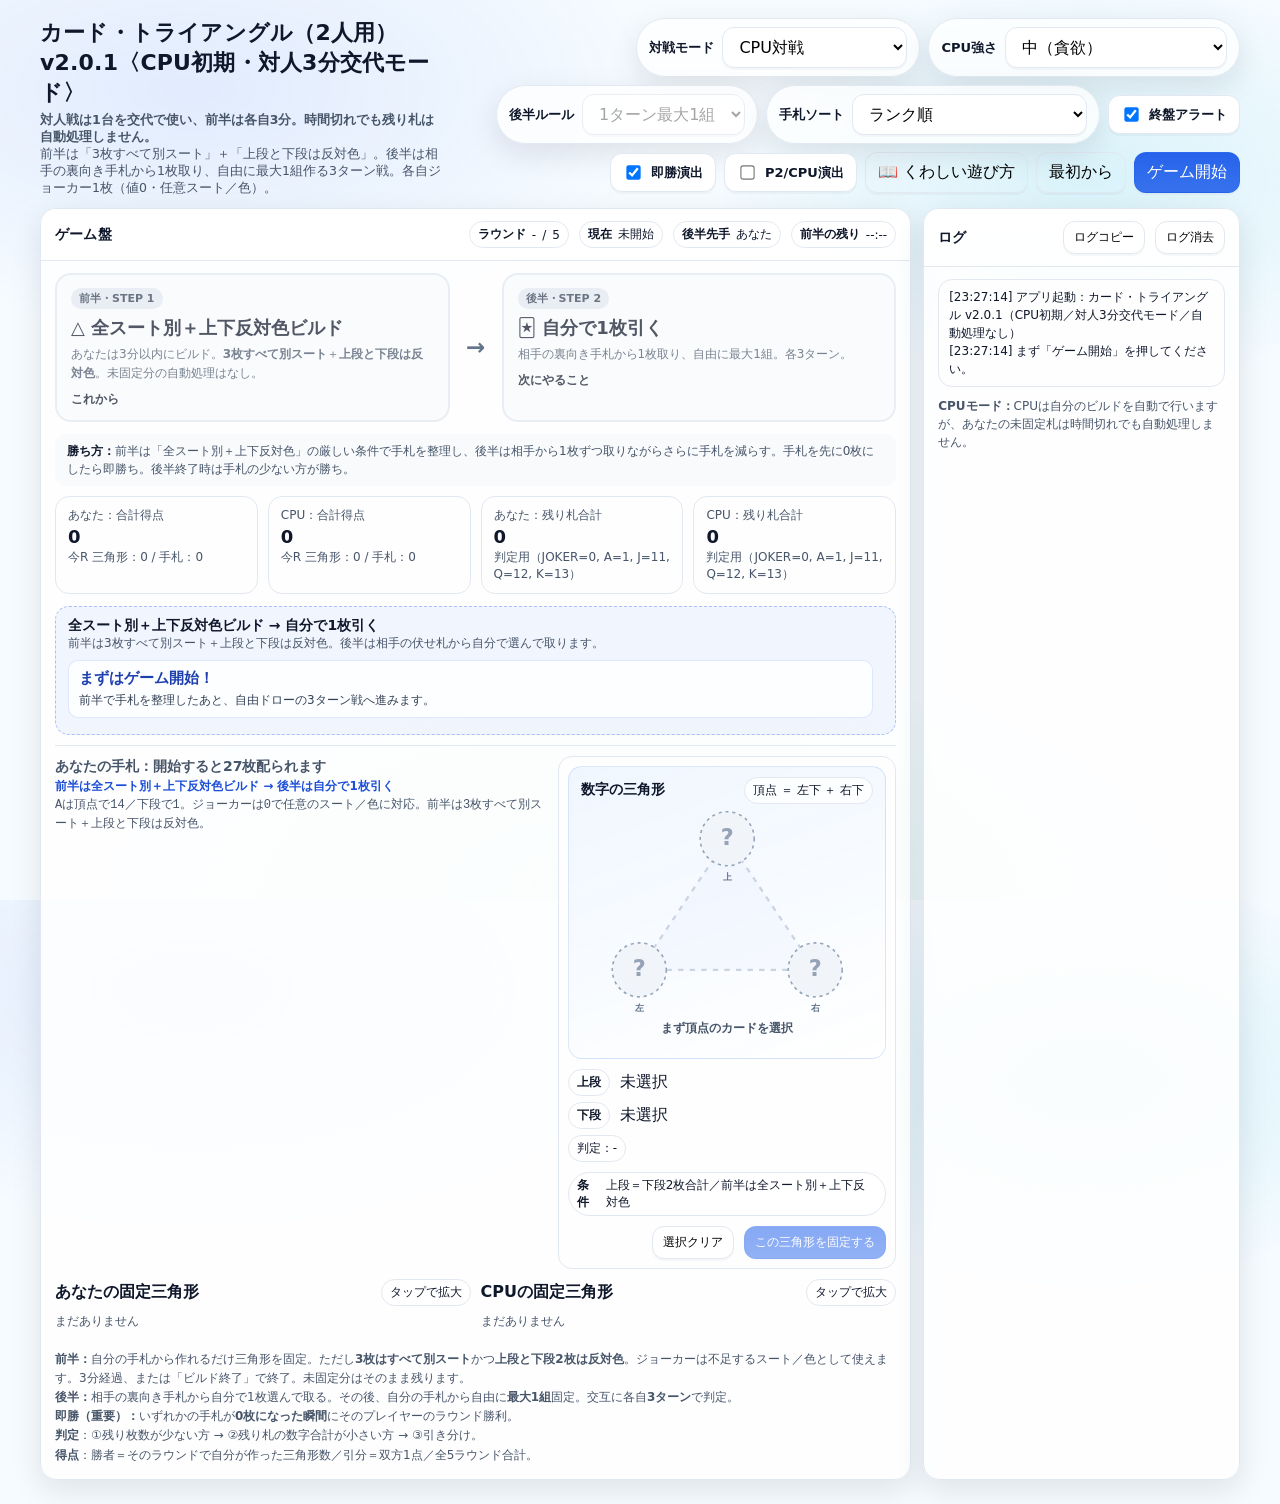
<file: card-triangle/index.html>
<!doctype html>
<html lang="ja">
<head>
  <meta charset="utf-8" />
  <meta name="viewport" content="width=device-width,initial-scale=1" />
  <title>カード・トライアングル v2.0.1｜CPU初期・対人3分交代モード</title>
  <style>
    :root{
      --bg:#f6fbff;
      --panel:#ffffff;
      --ink:#0f172a;
      --muted:#475569;
      --line:#e2e8f0;

      --accent:#2563eb;   /* YOU */
      --accent2:#06b6d4;
      --cpu:#ff4d6d;      /* CPU */

      --good:#16a34a;
      --warn:#f59e0b;
      --bad:#ef4444;

      --shadow: 0 10px 30px rgba(15, 23, 42, .10);
      --r:16px;
    }
    html,body{height:100%;}
    body{
      margin:0;
      font-family: ui-sans-serif, system-ui, -apple-system, Segoe UI, Roboto, "Noto Sans JP", "Hiragino Kaku Gothic ProN", "Yu Gothic", sans-serif;
      color:var(--ink);
      background:
        radial-gradient(800px 400px at 15% 10%, rgba(37,99,235,.10), transparent 60%),
        radial-gradient(700px 380px at 85% 20%, rgba(6,182,212,.12), transparent 55%),
        radial-gradient(900px 420px at 50% 100%, rgba(16,185,129,.10), transparent 60%),
        var(--bg);
    }
    .wrap{max-width:1200px;margin:18px auto 40px;padding:0 14px 24px;}
    header{display:flex;gap:14px;align-items:flex-start;justify-content:space-between;margin-bottom:12px;}
    .title{display:flex;flex-direction:column;gap:4px;}
    .title h1{margin:0;font-size:22px;letter-spacing:.2px;}
    .title .sub{font-size:12.5px;color:var(--muted);line-height:1.35;}
    .controls{display:flex;flex-wrap:wrap;gap:8px;align-items:center;justify-content:flex-end;}
    button, select, label.chk{
      font:inherit;border-radius:12px;border:1px solid var(--line);
      background:var(--panel);padding:9px 12px;cursor:pointer;
      box-shadow:0 2px 0 rgba(15,23,42,.03);
    }
    label.chk{display:inline-flex;align-items:center;gap:8px;user-select:none;}
    label.chk input{transform:scale(1.1);}
    button.primary{
      background:linear-gradient(180deg, rgba(37,99,235,1), rgba(37,99,235,.90));
      border-color:rgba(37,99,235,.55);
      color:#fff;
    }
    button.ghost{background:transparent;}
    button:disabled{opacity:.55;cursor:not-allowed;}
    .pill{
      display:inline-flex;align-items:center;gap:8px;padding:8px 12px;border-radius:999px;
      border:1px solid var(--line);background:rgba(255,255,255,.75);
      box-shadow:var(--shadow);backdrop-filter: blur(6px);
    }
    .pill strong{font-size:13px;}
    .grid{display:grid;grid-template-columns: minmax(0,2.2fr) minmax(260px,.8fr);gap:12px;}
    @media (max-width: 980px){.grid{grid-template-columns:1fr;}}
    .panel{
      background:rgba(255,255,255,.86);
      border:1px solid var(--line);
      border-radius:var(--r);
      box-shadow:var(--shadow);
      overflow:hidden;
    }
    .panel .hd{
      display:flex;align-items:center;justify-content:space-between;padding:12px 14px;
      border-bottom:1px solid var(--line);
      background:linear-gradient(180deg, rgba(255,255,255,.95), rgba(255,255,255,.72));
    }
    .panel .hd h2{margin:0;font-size:14px;letter-spacing:.2px;}
    .panel .bd{padding:12px 14px 14px;}
    .row{display:flex;flex-wrap:wrap;gap:10px;align-items:center;}
    .kpi{display:grid;grid-template-columns: repeat(4, minmax(0,1fr));gap:10px;margin-top:10px;}
    @media (max-width: 980px){.kpi{grid-template-columns:repeat(2, minmax(0,1fr));}}
    .kcard{border:1px solid var(--line);border-radius:14px;background:rgba(255,255,255,.70);padding:10px 12px;}
    .kcard .k{font-size:12px;color:var(--muted);}
    .kcard .v{font-size:18px;font-weight:800;margin-top:2px;}
    .kcard .s{font-size:12px;color:var(--muted);margin-top:2px;}

    .turnBanner{
      display:flex;gap:10px;align-items:center;justify-content:space-between;
      border:1px dashed rgba(37,99,235,.35);
      background:rgba(37,99,235,.06);
      border-radius:14px;
      padding:10px 12px;
      margin-top:12px;
      position:relative;
      overflow:hidden;
    }
    .turnBanner.warn{
      border-color:rgba(239,68,68,.40);
      background:rgba(239,68,68,.06);
    }
    @keyframes pulse10{
      0%,100%{ transform: translateZ(0); filter: saturate(1); }
      50%{ transform: translateZ(0) scale(1.01); filter: saturate(1.2); }
    }
    .turnBanner.pulse{ animation: pulse10 .6s infinite; }

    /* ビルド残り時間プログレス（うっすら） */
    .buildBar{
      position:absolute; inset:0;
      width:0%;
      background: linear-gradient(to right, rgba(37,99,235,.55), rgba(6,182,212,.45));
      opacity:.13;
      pointer-events:none;
    }

    .turnBanner .big{font-size:14px;font-weight:800; position:relative; z-index:1;}
    .turnBanner .small{font-size:12px;color:var(--muted); position:relative; z-index:1;}

    .dotsRow{display:flex;flex-wrap:wrap;gap:10px;align-items:center;margin-top:6px; position:relative; z-index:1;}
    .dotsBlock{
      display:inline-flex;align-items:center;gap:6px;
      border:1px solid var(--line);border-radius:999px;
      background:rgba(255,255,255,.70);
      padding:4px 8px;
      font-size:12px;color:var(--muted);
    }
    .dotsBlock .label{font-weight:800;color:var(--ink);}
    .dot{font-weight:900; letter-spacing:1px;}
    .dot.todo{color:rgba(15,23,42,.30);}
    .dot.you{color:rgba(37,99,235,.95);}
    .dot.cpu{color:rgba(255,77,109,.95);}

    .hand{display:flex;gap:8px;align-items:center;flex-wrap:wrap;}
    .hand.scrollX{
      flex-wrap:nowrap;
      overflow-x:auto;
      padding-bottom:6px;
      -webkit-overflow-scrolling:touch;
    }
    .hand.grid2{
      display:grid;
      grid-template-columns: repeat(auto-fill, minmax(56px, 1fr)); /* 少し大きめ */
      gap:8px;
      align-items:stretch;
    }

    .cardBtn{
      width:clamp(50px, 7.6vw, 62px);
      height:clamp(66px, 10.0vw, 80px);
      min-width:50px;
      border-radius:12px;border:1px solid var(--line);
      background:rgba(255,255,255,.9);
      display:flex;align-items:center;justify-content:center;flex-direction:column;gap:2px;
      box-shadow:0 4px 14px rgba(15,23,42,.06);
      user-select:none;
      touch-action: manipulation;
    }
    .cardBtn:active{ transform:scale(0.94); box-shadow:0 2px 8px rgba(0,0,0,.2); }
    .cardBtn .rk{font-weight:900;font-size:16px;line-height:1;}
    .cardBtn .st{font-size:12px;color:var(--muted);line-height:1;}
    .cardBtn.red .rk, .cardBtn.red .st{color:#dc2626;}

    .cardBtn.joker{border:2px solid #7c3aed;background:linear-gradient(160deg,#faf5ff,#fff);}
    .cardBtn.joker .rk{color:#6d28d9;font-size:19px;}
    .cardBtn.joker .st{color:#6d28d9;font-weight:900;font-size:10px;}
    .cardBtn.selTop{outline:3px solid rgba(37,99,235,.55);}
    .cardBtn.selBot{outline:3px solid rgba(34,197,94,.55);}
    .cardBtn.keyCard{outline:4px solid #f59e0b;box-shadow:0 0 0 4px rgba(245,158,11,.18),0 6px 18px rgba(15,23,42,.10);position:relative;}
    .cardBtn.keyCard::after{content:"指定";position:absolute;top:-8px;right:-8px;background:#f59e0b;color:#fff;font-size:10px;font-weight:900;padding:2px 5px;border-radius:999px;}
    .cardBtn.giftPick{outline:4px solid #7c3aed;box-shadow:0 0 0 4px rgba(124,58,237,.16),0 6px 18px rgba(15,23,42,.10);}
    .giftFace{display:inline-flex;align-items:center;gap:8px;border:2px solid #f59e0b;background:#fffbeb;border-radius:14px;padding:8px 12px;font-weight:900;}
    .giftFace .bigNum{font-size:22px;}

    .hint{font-size:12px;color:var(--muted);line-height:1.5;}
    .builder{
      display:grid;grid-template-columns:1fr;gap:10px;margin-top:10px;padding-top:10px;border-top:1px solid var(--line);
    }
    .triPreview{
      display:flex;gap:10px;align-items:flex-start;justify-content:space-between;
      padding:10px 12px;border:1px solid var(--line);border-radius:14px;background:rgba(255,255,255,.70);
    }
    .tri{display:flex;flex-direction:column;gap:6px;min-width:240px;}
    .tri .top{display:flex;align-items:center;gap:10px;}
    .tri .bot{display:flex;align-items:center;gap:10px;}
    .badge{
      display:inline-flex;align-items:center;gap:6px;padding:4px 8px;border-radius:999px;font-size:12px;
      border:1px solid var(--line);background:rgba(255,255,255,.85);
    }
    .ok{color:var(--good);border-color:rgba(22,163,74,.25);background:rgba(22,163,74,.08);}
    .ng{color:var(--bad);border-color:rgba(239,68,68,.25);background:rgba(239,68,68,.08);}

    /* 数字の三角形：プレビュー・固定一覧・拡大表示で同じ図を使用 */
    .buildWorkbench{display:grid;grid-template-columns:minmax(0,1.45fr) minmax(275px,1fr);align-items:start;gap:12px;}
    .handWorkspace{min-width:0;}
    .handWorkspace .hand{margin-top:10px;}
    .triPreview{display:grid;grid-template-columns:1fr;align-items:center;gap:10px;margin:0;padding:9px;}
    .triDrawingZone{
      grid-column:1 / -1;
      border:1px solid rgba(37,99,235,.15);
      border-radius:14px;
      background:linear-gradient(160deg,rgba(239,246,255,.95),rgba(255,255,255,.90));
      padding:10px 12px 12px;
      text-align:center;
      min-width:0;
    }
    .triBoardHead{display:flex;flex-wrap:wrap;align-items:center;justify-content:space-between;gap:6px;text-align:left;}
    .triBoardHead b{font-size:14px;}
    .triDrawing{display:flex;align-items:center;justify-content:center;min-height:180px;}
    .triangleSvg{display:block;overflow:visible;width:100%;height:auto;max-width:350px;}
    .triangleSvg .triNodeValue{font-family:system-ui,sans-serif;font-size:29px;font-weight:900;text-anchor:middle;dominant-baseline:middle;}
    .triangleSvg .triNodeSuit{font-family:system-ui,sans-serif;font-size:14px;font-weight:800;text-anchor:middle;}
    .triDrawing .triangleSvg{max-height:216px;}
    .triEquation{font-size:16px;font-weight:850;letter-spacing:.3px;min-height:26px;}
    .triEquation.good{color:var(--good);}
    .triEquation.bad{color:var(--bad);}
    .triEquation.waiting{font-size:12px;font-weight:600;color:var(--muted);letter-spacing:0;}
    .triActions{justify-content:flex-end;width:100%;}
    .triItem{min-height:117px;}
    .triItem .triThumb{flex:0 0 137px;min-width:0;}
    .triItem .triThumb .triangleSvg{max-width:137px;}
    .triItem .triResult{display:flex;flex-direction:column;align-items:flex-end;gap:5px;text-align:right;min-width:0;}
    .triItem .triResult .badge{white-space:normal;text-align:right;}
    .triItem .triResult .hint{font-size:11px;}
    .triBigRow .triangleSvg{max-width:min(530px,100%);}
    @media (max-width:780px){
      .buildWorkbench{grid-template-columns:1fr;}
      .triPreview{grid-template-columns:1fr;}
      .triDrawing{min-height:180px;}
      .tri .top,.tri .bot{flex-wrap:wrap;gap:5px;}
      .triItem .triThumb{flex-basis:115px;}
      .triItem .triThumb .triangleSvg{max-width:115px;}
      .triItem .triResult .badge{font-size:11px;}
    }
    /* 2フェーズを最初から見せる進行ガイド */
    .phaseRoadmap{display:grid;grid-template-columns:minmax(0,1fr) 36px minmax(0,1fr);gap:8px;align-items:stretch;margin-bottom:12px;}
    .phaseStep{border-radius:16px;padding:12px 14px;border:2px solid var(--line);background:#f8fafc;opacity:.72;min-width:0;transition:background .15s,border-color .15s;}
    .phaseStep .phaseNum{display:inline-block;font-size:11px;font-weight:850;border-radius:999px;padding:3px 8px;background:#e2e8f0;color:#334155;}
    .phaseStep .phaseName{font-size:18px;font-weight:900;margin:7px 0 5px;}
    .phaseStep .phaseDesc{font-size:12px;line-height:1.55;color:var(--muted);}
    .phaseStep .phaseState{display:inline-block;margin-top:8px;font-size:12px;font-weight:850;}
    .phaseStep.active{opacity:1;border-color:#2563eb;background:linear-gradient(145deg,#eaf2ff,#fff);box-shadow:0 5px 15px rgba(37,99,235,.09);}
    .phaseStep.done{opacity:1;border-color:#86efac;background:#f0fdf4;}
    .phaseStep.active .phaseNum{background:#2563eb;color:white;}
    .phaseStep.done .phaseNum{background:#16a34a;color:white;}
    .phaseStep.active .phaseState{color:#1d4ed8;}
    .phaseStep.done .phaseState{color:#15803d;}
    .phaseArrow{display:flex;align-items:center;justify-content:center;font-size:23px;color:#64748b;font-weight:900;}
    .roadmapGoal{font-size:12px;line-height:1.5;color:var(--muted);background:#f8fafc;border-radius:11px;padding:8px 12px;margin-bottom:10px;}
    .roadmapGoal b{color:var(--ink);}
    .taskLine{display:flex;flex-direction:column;gap:3px;position:relative;z-index:1;margin-top:8px;border-radius:10px;background:rgba(255,255,255,.84);border:1px solid rgba(37,99,235,.14);padding:8px 10px;}
    .taskLine b{font-size:15px;color:#1e40af;}
    .taskLine span{font-size:12px;line-height:1.5;color:#334155;}
    .turnBanner{align-items:stretch;}
    .turnBanner .turnContent{flex:1;min-width:0;}
    .turnBanner .turnActions{align-content:center;justify-content:flex-end;max-width:230px;}
    .turnBanner .turnActions button{max-width:100%;white-space:normal;line-height:1.4;}
    .drawArea{margin-top:10px;padding:10px 12px;border-radius:14px;border:1px solid var(--line);background:rgba(255,255,255,.70);}
    .builder.draw-mode .drawArea{order:-1;margin-top:0;}
    .builder.draw-mode .buildWorkbench{order:0;}
    .drawArea.draw-ready{background:#eff6ff;border:2px solid #2563eb;box-shadow:0 6px 17px rgba(37,99,235,.10);}
    .drawArea.draw-done{background:#f8fafc;border:1px solid #cbd5e1;}
    .drawArea.draw-done .backs{opacity:.52;}
    .drawArea .drawTitle{font-size:15px;}
    .handWorkspace .handTitle{font-size:14px;font-weight:850;}
    .handWorkspace .handInstruction{color:#1d4ed8;font-weight:750;}
    .drawArea .drawTitle .badge{vertical-align:middle;}
    .back{transition:transform .1s;}
    .back[aria-disabled="true"]{cursor:default;filter:grayscale(.6);}
    .back[aria-disabled="false"]:hover{transform:translateY(-3px);outline:2px solid #2563eb;}
    .backs{display:flex;flex-wrap:wrap;gap:8px;margin-top:10px;}
    .back{
      width:44px;height:60px;border-radius:12px;border:1px solid rgba(37,99,235,.30);
      background:linear-gradient(135deg, rgba(37,99,235,.18), rgba(6,182,212,.18));
      display:flex;align-items:center;justify-content:center;
      box-shadow:0 4px 14px rgba(15,23,42,.06);
      cursor:pointer;user-select:none;
      touch-action: manipulation;
    }
    .back span{font-size:12px;color:rgba(15,23,42,.65);font-weight:800;}
    @media (max-width:680px){
      header{flex-direction:column;align-items:stretch;}
      header .title{width:100%;}
      header .title h1{font-size:20px;overflow-wrap:anywhere;}
      header .controls{width:100%;justify-content:flex-start;gap:6px;}
      header .controls .pill{box-shadow:none;padding:5px 8px;}
      header .controls .pill select{max-width:156px;}
      header .controls button{padding:7px 9px;}
      .phaseRoadmap{grid-template-columns:minmax(0,1fr) 20px minmax(0,1fr);gap:3px;}
      .phaseStep{padding:9px 10px;}
      .phaseStep .phaseName{font-size:15px;}
      .phaseStep .phaseDesc{font-size:11px;}
      .phaseArrow{font-size:18px;}
      .turnBanner{flex-direction:column;}
      .turnBanner .turnActions{justify-content:flex-start;max-width:none;}
    }

    .log{
      max-height:360px;overflow:auto;font-size:12px;line-height:1.5;
      padding:8px 10px;border-radius:14px;border:1px solid var(--line);
      background:rgba(255,255,255,.70);
    }
    .logLine{white-space:pre-wrap;}
    .logStar{
      background:rgba(37,99,235,.12);
      padding:4px 8px;
      border-radius:10px;
      margin:4px 0;
      font-weight:700;
    }

    .twoCols{display:grid;grid-template-columns:1fr 1fr;gap:10px;}
    @media (max-width: 980px){.twoCols{grid-template-columns:1fr;}}
    .triList{display:flex;flex-direction:column;gap:8px;max-height:240px;overflow:auto;padding-right:2px;}
    .triItem{
      border:1px solid var(--line);border-radius:14px;padding:8px 10px;background:rgba(255,255,255,.70);
      display:flex;align-items:center;justify-content:space-between;gap:10px;
      cursor:pointer;
      user-select:none;
      touch-action: manipulation;
    }
    .triItem:hover{ filter:saturate(1.05); }
    .triItem:active{ transform: scale(.995); }
    .triItem .lhs{display:flex;gap:10px;align-items:center;flex-wrap:wrap;}
    .miniCard{
      width:40px;height:54px;border-radius:12px;border:1px solid var(--line);background:rgba(255,255,255,.92);
      display:flex;flex-direction:column;align-items:center;justify-content:center;gap:2px;
      box-shadow:0 4px 14px rgba(15,23,42,.05);
    }
    .miniCard .rk{font-weight:900;font-size:14px;line-height:1;}
    .miniCard .st{font-size:11px;color:var(--muted);line-height:1;}
    .miniCard.red .rk, .miniCard.red .st{color:#dc2626;}
    .smallBtn{padding:7px 10px;border-radius:12px;font-size:12px;}
    .footerHint{margin-top:10px;font-size:12px;color:var(--muted);line-height:1.6;}

    #fxCanvas{position:fixed;inset:0;pointer-events:none;z-index:9997;}
    .modal{position:fixed;inset:0;background:rgba(15,23,42,.45);display:none;align-items:center;justify-content:center;padding:14px;z-index:9998;}
    .modal.show{display:flex;}
    .modal .box{width:min(920px, 100%);background:rgba(255,255,255,.92);border:1px solid var(--line);border-radius:18px;box-shadow:var(--shadow);overflow:hidden;}
    .modal .box .mh{padding:12px 14px;border-bottom:1px solid var(--line);display:flex;align-items:center;justify-content:space-between;gap:10px;background:linear-gradient(180deg, rgba(255,255,255,.98), rgba(255,255,255,.78));}
    .modal .box .mh .t{font-weight:900;}
    .modal .box .mb{padding:12px 14px 14px;}
    .rule{font-size:13px;color:var(--muted);line-height:1.75;}
    #rulesModal .box{max-height:calc(100dvh - 28px);display:flex;flex-direction:column;}
    #rulesModal .mb{overflow-y:auto;min-height:0;}
    .rule h3{margin:18px 0 7px;font-size:16px;color:var(--ink);line-height:1.35;}
    .rule h3:first-child{margin-top:0;}
    .rule p{margin:6px 0 10px;}
    .rule ul,.rule ol{margin:6px 0 12px;padding-left:1.5em;}
    .rule li{margin:5px 0;}
    .rule .ruleExample{padding:9px 11px;margin:8px 0 12px;border-radius:11px;background:#f8fafc;border:1px solid var(--line);color:#334155;}
    .rule .ruleImportant{padding:10px 12px;margin:9px 0 13px;border-radius:11px;background:#eff6ff;border:1px solid #bfdbfe;color:#1e3a8a;}
    .mono{font-family: ui-monospace, SFMono-Regular, Menlo, Monaco, Consolas, "Liberation Mono", "Courier New", monospace;}

    /* モーダル・ポップアニメ */
    @keyframes modalPop{0%{opacity:0;transform:scale(.92);}100%{opacity:1;transform:scale(1);} }
    .modal.show .box{ animation: modalPop 220ms ease-out; }

    .triBigRow{display:flex;gap:10px;flex-wrap:wrap;align-items:center;justify-content:center;margin-top:10px;}
    .bigCard{
      width:84px;height:112px;border-radius:16px;border:1px solid var(--line);
      background:rgba(255,255,255,.96);
      display:flex;flex-direction:column;align-items:center;justify-content:center;gap:6px;
      box-shadow:0 12px 26px rgba(15,23,42,.10);
    }
    .bigCard .rk{font-weight:950;font-size:28px;line-height:1;}
    .bigCard .st{font-size:18px;color:var(--muted);line-height:1;}
    .bigCard.red .rk, .bigCard.red .st{color:#dc2626;}

    .flash{
      position:fixed;inset:0;pointer-events:none;z-index:9997;opacity:0;
      background:radial-gradient(800px 400px at 50% 30%, rgba(255,255,255,.8), rgba(255,255,255,0) 65%);
    }
    @keyframes flashPop{
      0%{opacity:0;}
      15%{opacity:.85;}
      100%{opacity:0;}
    }
    .flash.go{animation: flashPop 600ms ease-out 0ms 1;}
    .seriesHero{
      display:flex;flex-direction:column;gap:10px;align-items:center;justify-content:center;text-align:center;
      padding:6px 4px 0;
    }
    .seriesHero .winner{
      font-weight:950;
      font-size:28px;
      letter-spacing:.4px;
    }
    .seriesHero .scoreLine{
      font-size:14px;color:var(--muted);
      background:rgba(255,255,255,.70);
      border:1px solid var(--line);
      border-radius:14px;
      padding:8px 12px;
      display:inline-block;
    }
    .seriesHero .note{font-size:12px;color:var(--muted);}
    .seriesHero .actions{display:flex;gap:10px;flex-wrap:wrap;justify-content:center;margin-top:6px;}

    /* ラウンド結果：大きな勝敗表示＋判定に使った数値の比較 */
    #roundModal .box{width:min(720px,100%);max-height:calc(100dvh - 26px);display:flex;flex-direction:column;background:#fff;}
    #roundModal .mb{overflow-y:auto;min-height:0;}
    .roundHero{text-align:center;padding:15px 10px;border-radius:17px;background:#eff6ff;border:1px solid #bfdbfe;}
    .roundHero.cpu{background:#fff1f2;border-color:#fecdd3;}
    .roundHero.draw{background:#f8fafc;border-color:#cbd5e1;}
    .roundHero .resultEyebrow{color:#475569;font-weight:800;font-size:12px;letter-spacing:.08em;}
    .roundHero .resultWinner{font-size:clamp(25px,5.4vw,35px);font-weight:950;margin:4px 0;color:#1d4ed8;}
    .roundHero.cpu .resultWinner{color:#be123c;}
    .roundHero.draw .resultWinner{color:#334155;}
    .roundHero .resultReason{font-size:14px;line-height:1.65;font-weight:700;color:#334155;}
    .roundCompare{width:100%;border-collapse:separate;border-spacing:0;font-size:13px;margin:12px 0;overflow:hidden;border:1px solid #cbd5e1;border-radius:12px;}
    .roundCompare th,.roundCompare td{padding:10px 8px;text-align:center;border-bottom:1px solid #e2e8f0;}
    .roundCompare tr:last-child th,.roundCompare tr:last-child td{border-bottom:0;}
    .roundCompare th:first-child{font-size:12px;text-align:left;color:#475569;font-weight:700;}
    .roundCompare thead th{background:#f1f5f9;font-size:12px;}
    .roundCompare td{font-weight:850;font-size:17px;font-variant-numeric:tabular-nums;}
    .roundCompare tr.decisive{background:#eff6ff;}
    .roundCompare tr.decisive th:first-child::after{content:' ★';color:#2563eb;}
    .roundCompare td.best{color:#15803d;}
    .roundPoint{display:grid;grid-template-columns:1fr 1fr;gap:9px;margin:8px 0;}
    .roundPointCard{background:#eff6ff;border:1px solid #bfdbfe;border-radius:13px;padding:12px;text-align:center;}
    .roundPointCard.cpu{background:#fff1f2;border-color:#fecdd3;}
    .roundPointCard .ptLabel{display:block;font-size:12px;font-weight:850;}
    .roundPointCard .ptValue{display:block;font-size:28px;font-weight:950;line-height:1.3;}
    .roundPointCard .ptTotal{display:block;font-size:12px;color:#475569;}
    .roundExplain{text-align:center;font-size:12px;color:#475569;line-height:1.5;margin:8px 0;}
    .roundActions{display:flex;flex-wrap:wrap;gap:9px;justify-content:center;margin-top:13px;}
    .roundActions button{font-weight:800;min-height:46px;}
    .roundActions .primary{font-size:15px;}
    .roundInline{margin-top:10px;padding:10px 12px;background:#f0fdf4;border:1px solid #86efac;border-radius:13px;}
    .roundInline[hidden]{display:none;}
    .roundInline b{display:block;color:#166534;font-size:15px;}
    .roundInline span{display:block;font-size:12px;line-height:1.5;margin:4px 0 9px;}
    @media(max-width:460px){
      #roundModal .mb{padding:10px;}
      .roundCompare th,.roundCompare td{padding:8px 3px;}
      .roundCompare td{font-size:16px;}
      .roundActions{flex-direction:column;}
      .roundActions button{width:100%;}
    }

    .handoffScreen{position:fixed;inset:0;z-index:10050;background:#0f172a;color:white;display:none;align-items:center;justify-content:center;padding:20px;}
    .handoffScreen.show{display:flex;}
    .handoffBox{width:min(560px,100%);text-align:center;background:#111827;border:1px solid #334155;border-radius:22px;padding:28px 22px;box-shadow:0 24px 70px rgba(0,0,0,.45);}
    .handoffBox .who{font-size:30px;font-weight:950;margin:8px 0;}
    .handoffBox .why{font-size:14px;line-height:1.7;color:#cbd5e1;margin:8px 0 18px;}
    .handoffBox button{font-size:16px;font-weight:900;padding:12px 18px;}
    .modeHidden{display:none !important;}
    .grid.pvpMode{grid-template-columns:1fr;}
  </style>
</head>

<body>
<canvas id="fxCanvas"></canvas>
<div class="flash" id="flash"></div>

<div class="wrap">
  <header>
    <div class="title">
      <h1>カード・トライアングル（2人用）v2.0.1〈CPU初期・対人3分交代モード〉</h1>
      <div class="sub">
        <b>対人戦は1台を交代で使い、前半は各自3分。時間切れでも残り札は自動処理しません。</b><br>
        前半は「3枚すべて別スート」＋「上段と下段は反対色」。後半は相手の裏向き手札から1枚取り、自由に最大1組作る3ターン戦。各自ジョーカー1枚（値0・任意スート／色）。
      </div>
    </div>

    <div class="controls">
      <span class="pill">
        <strong>対戦モード</strong>
        <select id="gameMode">
          <option value="pvp">対人（1台を交代）</option>
          <option value="cpu" selected>CPU対戦</option>
        </select>
      </span>

      <span class="pill" id="cpuLevelPill">
        <strong>CPU強さ</strong>
        <select id="cpuLevel">
          <option value="0">弱（ランダム寄り）</option>
          <option value="1" selected>中（貪欲）</option>
          <option value="2">強（評価関数＋先読み）</option>
        </select>
      </span>

      <span class="pill" title="後半は1ターンにつき三角形を最大1組固定できます">
        <strong>後半ルール</strong>
        <select id="drawFixMax" disabled>
          <option value="1" selected>1ターン最大1組</option>
        </select>
      </span>

      <span class="pill">
        <strong>手札ソート</strong>
        <select id="handSort">
          <option value="rank" selected>ランク順</option>
          <option value="valueDesc">値降順（K→A）</option>
          <option value="topValue">上段値降順（A=14考慮）</option>
        </select>
      </span>

      <label class="chk pill" title="ビルド残り10秒でビープ＆点滅">
        <input type="checkbox" id="endAlertOn" checked>
        <strong>終盤アラート</strong>
      </label>

      <label class="chk pill" title="手札が0枚になった即勝時に演出する">
        <input type="checkbox" id="fxInstantOn" checked>
        <strong>即勝演出</strong>
      </label>

      <label class="chk pill" id="fxCpuPill" title="CPU勝利でも派手な演出を出す">
        <input type="checkbox" id="fxCpuOn">
        <strong>P2/CPU演出</strong>
      </label>

      <button class="ghost" id="btnRules">📖 くわしい遊び方</button>
      <button class="ghost" id="btnNew">最初から</button>
      <button class="primary" id="btnStart">ゲーム開始</button>
    </div>
  </header>

  <div class="grid" id="mainGrid">
    <section class="panel">
      <div class="hd">
        <h2>ゲーム盤</h2>
        <div class="row">
          <span class="badge"><strong>ラウンド</strong> <span id="roundNo">-</span>/<span id="seriesTotal">5</span></span>
          <span class="badge"><strong>現在</strong> <span id="phaseText">未開始</span></span>
          <span class="badge"><strong id="firstPlayerLabel">後半先手</strong> <span id="firstPlayerText">-</span></span>
          <span class="badge" id="timeBadge"><strong>前半の残り</strong> <span id="buildTimeText">--:--</span></span>
        </div>
      </div>

      <div class="bd">
        <div class="phaseRoadmap" aria-label="このラウンドの2段階">
          <div class="phaseStep" id="stepBuild">
            <span class="phaseNum">前半・STEP 1</span>
            <div class="phaseName">△ 全スート別＋上下反対色ビルド</div>
            <div class="phaseDesc" id="stepBuildDesc">自分の手札で三角形を作る。ただし<b>3枚はすべて別スート</b>、さらに<b>上段と下段2枚は反対色</b>。対人戦は各自3分ずつ交代。</div>
            <span class="phaseState" id="stepBuildState">これから</span>
          </div>
          <div class="phaseArrow" aria-hidden="true">→</div>
          <div class="phaseStep" id="stepDraw">
            <span class="phaseNum">後半・STEP 2</span>
            <div class="phaseName">🃏 自分で1枚引く</div>
            <div class="phaseDesc" id="stepDrawDesc">相手の裏向き手札から<b>自分で1枚選んで取る</b>。その後、自分の手札から自由に三角形を最大1組作る。各3ターン。</div>
            <span class="phaseState" id="stepDrawState">これから</span>
          </div>
        </div>
        <div class="roadmapGoal" id="roadmapGoal"><b>勝ち方：</b>前半は「全スート別＋上下反対色」の厳しい条件で手札を整理し、後半は相手から1枚ずつ取りながらさらに手札を減らす。手札を先に0枚にしたら即勝ち。後半終了時は手札の少ない方が勝ち。</div>
        <div class="kpi">
          <div class="kcard">
            <div class="k" id="labelYouScore">プレイヤー1：合計得点</div>
            <div class="v" id="scoreYou">0</div>
            <div class="s">今R 三角形：<span id="trisYou">0</span> / 手札：<span id="handYou">0</span></div>
          </div>
          <div class="kcard">
            <div class="k" id="labelCpuScore">プレイヤー2：合計得点</div>
            <div class="v" id="scoreCpu">0</div>
            <div class="s">今R 三角形：<span id="trisCpu">0</span> / 手札：<span id="handCpu">0</span></div>
          </div>
          <div class="kcard">
            <div class="k" id="labelYouSum">プレイヤー1：残り札合計</div>
            <div class="v" id="sumYou">0</div>
            <div class="s">判定用（JOKER=0, A=1, J=11, Q=12, K=13）</div>
          </div>
          <div class="kcard">
            <div class="k" id="labelCpuSum">プレイヤー2：残り札合計</div>
            <div class="v" id="sumCpu">0</div>
            <div class="s">判定用（JOKER=0, A=1, J=11, Q=12, K=13）</div>
          </div>
        </div>

        <div class="turnBanner" id="turnBanner">
          <div class="buildBar" id="buildBar"></div>
          <div class="turnContent">
            <div class="big" id="turnBig">開始前</div>
            <div class="small" id="turnSmall">「ゲーム開始」を押してください。</div>
            <div class="taskLine" aria-live="polite" aria-atomic="true">
              <b id="taskTitle">まずはゲーム開始！</b>
              <span id="taskDetail">前半と後半の流れを見てからスタートできます。</span>
            </div>
            <div class="dotsRow" id="turnDots"></div>
          <div class="roundInline" id="roundInline" hidden aria-live="polite">
            <b id="roundInlineTitle"></b>
            <span id="roundInlineDetail"></span>
            <div class="row">
              <button class="smallBtn" id="btnReviewRound">結果をもう一度見る</button>
              <button class="smallBtn primary" id="btnNextRound">次のラウンドへ →</button>
            </div>
          </div>
          </div>
          <div class="row turnActions">
            <button class="smallBtn primary" id="btnStartDraw" disabled>後半へ進む →</button>
            <button class="smallBtn primary" id="btnEndTurn" disabled>③ ターン終了（交代）</button>
          </div>
        </div>

        <div class="builder">
          <div class="buildWorkbench">
            <div class="handWorkspace">
              <div class="hint">
            <span class="handTitle" id="handTitle">あなたの手札：数字を3枚選びます</span><br>
            <span class="handInstruction" id="handInstruction">① 頂点 → ② 左下 → ③ 右下 →「この三角形を固定する」</span><br>
            <span class="mono">Aは頂点で14／下段で1。ジョーカーは0で任意のスート／色に対応。前半は3枚すべて別スート＋上段と下段は反対色。</span>
            <span id="drawFixGuide" hidden>後半は1ターンに<b>最大1組</b>固定できます。引いた札を使う必要はありません。</span>
          </div>

              <div class="hand" id="handArea"></div>
            </div>

          <div class="triPreview">
            <div class="triDrawingZone">
              <div class="triBoardHead">
                <b>数字の三角形</b>
                <span class="badge">頂点 ＝ 左下 ＋ 右下</span>
              </div>
              <div id="triDrawing" class="triDrawing" role="img" aria-label="選択中の数字の三角形"></div>
              <div id="triEquation" class="triEquation waiting">上・左下・右下の順にカードを選択</div>
            </div>
            <div class="tri">
              <div class="top">
                <span class="badge"><strong>上段</strong></span>
                <span id="selTopText" class="mono">未選択</span>
              </div>
              <div class="bot">
                <span class="badge"><strong>下段</strong></span>
                <span id="selBotText" class="mono">未選択</span>
              </div>
              <div class="row">
                <span class="badge" id="triOkBadge">判定：-</span>
                <span class="badge"><strong>条件</strong> 上段＝下段2枚合計／前半は全スート別＋上下反対色</span>
              </div>
            </div>
            <div class="row triActions">
              <button class="smallBtn" id="btnClearSel">選択クリア</button>
              <button class="smallBtn primary" id="btnFix" disabled>この三角形を固定する</button>
            </div>
          </div>

          </div><!-- /buildWorkbench -->

          <div class="drawArea" id="drawArea" style="display:none;">
            <div class="row" style="justify-content:space-between;">
              <div>
                <b class="drawTitle" id="drawAreaTitle">① 相手の裏向き札から1枚選ぶ</b>
                <div class="hint" id="drawAreaDetail">下の裏向きカードから、自分で1枚選んで取ります。</div>
                <div class="hint">1枚取った後は、引いた札に関係なく、自分の手札から三角形を最大1組固定できます。</div>
              </div>
              <button class="smallBtn primary" id="btnDraw" disabled>おまかせで1枚引く</button>
            </div>
            <div class="backs" id="backsArea"></div>
            <div class="hint" id="drawHint"></div>
          </div>

          <div class="twoCols">
            <div>
              <div class="row" style="justify-content:space-between; margin-bottom:6px;">
                <b id="triListYouLabel">プレイヤー1の固定三角形</b>
                <span class="badge">タップで拡大</span>
              </div>
              <div class="triList" id="triListYou"></div>
            </div>
            <div>
              <div class="row" style="justify-content:space-between; margin-bottom:6px;">
                <b id="triListCpuLabel">プレイヤー2の固定三角形</b>
                <span class="badge">タップで拡大</span>
              </div>
              <div class="triList" id="triListCpu"></div>
            </div>
          </div>

          <div class="footerHint" id="footerHint">
            <b>前半：</b>自分の手札から作れるだけ三角形を固定。ただし<b>3枚はすべて別スート</b>かつ<b>上段と下段2枚は反対色</b>。ジョーカーは不足するスート／色として使えます。3分経過、または「ビルド終了」で終了。未固定分はそのまま残ります。<br>
            <b>後半：</b>相手の裏向き手札から自分で1枚選んで取る。その後、自分の手札から自由に<b>最大1組</b>固定。交互に各自<b>3ターン</b>で判定。<br>
            <b>即勝（重要）：</b>いずれかの手札が<b>0枚になった瞬間</b>にそのプレイヤーのラウンド勝利。<br>
            <b>判定</b>：①残り枚数が少ない方 → ②残り札の数字合計が小さい方 → ③引き分け。<br>
            <b>得点</b>：勝者＝そのラウンドで自分が作った三角形数／引分＝双方1点／全<span id="seriesTotal2">5</span>ラウンド合計。
          </div>
        </div>
      </div>
    </section>

    <aside class="panel" id="logPanel">
      <div class="hd">
        <h2>ログ</h2>
        <div class="row">
          <button class="smallBtn" id="btnCopyLog">ログコピー</button>
          <button class="smallBtn" id="btnClearLog">ログ消去</button>
        </div>
      </div>
      <div class="bd">
        <div class="log" id="log"></div>
        <div class="hint" style="margin-top:10px;" id="modeMemo"><b>メモ</b>：対人戦では交代時にプライバシー画面を挟み、相手の手札を見ないで端末を渡します。</div>
      </div>
    </aside>
  </div>
</div>


<div class="handoffScreen" id="handoffScreen" role="dialog" aria-modal="true">
  <div class="handoffBox">
    <div>端末を渡してください</div>
    <div class="who" id="handoffWho">プレイヤー1の番</div>
    <div class="why" id="handoffWhy">相手に手札が見えないようにしてから交代してください。</div>
    <button class="primary" id="btnHandoffReady">準備OK：手札を表示</button>
  </div>
</div>

<!-- Rules Modal -->
<div class="modal" id="rulesModal" role="dialog" aria-modal="true">
  <div class="box">
    <div class="mh">
      <div class="t">くわしい遊び方</div>
      <button class="smallBtn" id="btnCloseRules">閉じる</button>
    </div>
    <div class="mb">
      <div class="rule">
        <h3>1．このゲームの目的</h3>
        <p>カード3枚を使って「数字の三角形」を作り、手札を減らしていく2人用ゲームです。1ラウンドは、最初に手札だけで三角形を作る<b>前半ビルド</b>と、相手の裏向き手札から1枚ずつ取り合う<b>後半3ターン戦</b>の2段階です。</p>
        <p>各ラウンドの勝敗で得点を獲得し、全<b><span id="seriesTotal3">5</span>ラウンド</b>の合計得点でシリーズ勝者を決めます。</p>

        <h3>2．カードと数字の扱い</h3>
        <ul>
          <li>通常の52枚を半分ずつ配り、各プレイヤーは通常札26枚を持ちます。</li>
          <li>さらに各プレイヤーに<b>ジョーカーを1枚</b>加えるので、開始時の手札は<b>27枚</b>です。</li>
          <li>2～10は数字どおり、J=11、Q=12、K=13です。</li>
          <li>Aは通常は<b>1</b>ですが、三角形の<b>上段に置いたAだけ14</b>として扱います。</li>
          <li>ジョーカーの数値は<b>0</b>です。前半では必要なスート・色として扱えます。</li>
        </ul>

        <h3>3．数字の三角形の基本</h3>
        <p>手札から<b>上段1枚 → 左下1枚 → 右下1枚</b>の順に選びます。数字が次の関係になれば三角形です。</p>
        <div class="ruleImportant"><b>上段の数字 ＝ 左下の数字 ＋ 右下の数字</b></div>
        <div class="ruleExample">例：上段10、下段4と6 → 10＝4＋6なので成立。<br>例：上段A、下段6と8 → 上段Aは14なので、14＝6＋8で成立。</div>
        <p>成立した三角形を「固定」すると、その3枚は手札から取り除かれ、固定済み三角形として公開されます。作った三角形の数はそのラウンドの得点にも関係します。</p>

        <h3>4．前半 STEP 1：3分ビルド</h3>
        <p>前半では、自分の手札だけを使ってできるだけ多くの三角形を作ります。ただし数字が合うだけではなく、次の<b>2つのスート条件を同時に満たす</b>必要があります。</p>
        <ol>
          <li><b>3枚のスートをすべて別にする。</b></li>
          <li><b>上段と下段2枚の色を反対にする。</b></li>
        </ol>
        <p>そのため、上段が黒（♠・♣）なら、下段は赤の<b>♥と♦を1枚ずつ</b>。上段が赤（♥・♦）なら、下段は黒の<b>♠と♣を1枚ずつ</b>になります。</p>
        <div class="ruleExample"><b>成立例：</b> 10♠ ＝ 4♥ ＋ 6♦<br>数字が10＝4＋6、スートは♠・♥・♦の3種類、上段が黒で下段2枚が赤なので成立。<br><br><b>不成立例：</b> 10♠ ＝ 4♥ ＋ 6♥<br>数字は合っていますが、下段のスートが重複しているので不可。<br><br><b>不成立例：</b> 10♠ ＝ 4♣ ＋ 6♦<br>3スートは別ですが、下段4♣が上段10♠と同じ黒なので不可。</div>
        <p><b>ジョーカーは前半ではワイルドなスート／色</b>として扱えます。ただし数字は必ず0のままです。たとえば 7♠＝7♥＋JOKER(0) なら、ジョーカーを♦として扱えば、数字・スート・色のすべてを満たせます。</p>
        <p><b>持ち時間は3分。</b>時間切れになっても、残った手札を自動で三角形にする処理はありません。自分で固定できた分だけが前半の成果です。早く終えたい場合は「後半へ進む」または対人戦の「ビルド終了」を押せます。</p>

        <h3>5．CPU対戦の前半</h3>
        <p>初期設定はCPU対戦です。あなたは3分以内に自分でビルドします。CPUはCPU自身の手札だけを使って自動でビルドしますが、<b>あなたの未固定の手札を自動処理することはありません</b>。CPU強さは「弱・中・強」から選べます。</p>

        <h3>6．対人戦の前半（1台を交代で使用）</h3>
        <p>「対人（1台を交代）」を選ぶと、プレイヤー1とプレイヤー2が<b>それぞれ3分</b>ずつビルドします。交代時には手札を隠す画面が出ます。</p>
        <ol>
          <li>「端末を渡してください」と表示されたら、現在のプレイヤーは画面を相手に渡します。</li>
          <li>次のプレイヤーが受け取ってから「準備OK：手札を表示」を押します。</li>
          <li>「準備OK」を押した時点から、その人の3分が始まります。端末を渡している間は持ち時間が減りません。</li>
        </ol>
        <p>対戦中は相手に秘密の情報が漏れないよう、残り札の数字合計やログなど一部の情報を隠します。固定済み三角形や手札枚数は公開情報です。</p>

        <h3>7．後半 STEP 2：自由ドロー3ターン戦</h3>
        <p>前半が終わったら、相手の手札からカードを取り合う後半へ進みます。後半は双方<b>3ターンずつ</b>です。</p>
        <ol>
          <li>自分の番になったら、相手の<b>裏向き手札から1枚</b>選んで取ります。ドローは毎ターン必須です。</li>
          <li>取った後、自分の手札全体から三角形を<b>最大1組</b>作れます。</li>
          <li>後半では、前半にあった「3スートすべて別」「上下反対色」という制限はありません。<b>数字の式さえ成立すればOK</b>です。</li>
          <li>引いたカードを三角形に使う必要もありません。以前から持っていた3枚を使っても構いません。</li>
          <li>三角形を作らない、または作れない場合も「ターン終了」で交代できます。</li>
        </ol>
        <div class="ruleImportant"><b>後半の増減：</b>最初に1枚取るので、三角形を作れなければ手札は1枚増えます。1組作れば3枚を固定するため、ドロー分を含めて<b>差し引き2枚減ります</b>。後半で成功するかどうかが勝敗を大きく左右します。</div>
        <p>対人戦では毎ターン終了後に交代画面を挟みます。CPU戦では、あなたのターンが終わるとCPUが自分のターンを行います。</p>

        <h3>8．ジョーカーの使い方</h3>
        <p>ジョーカーの数値は常に<b>0</b>です。たとえば 8＝8＋0 のような三角形を作れます。前半ではさらに、成立に必要なスート・色へ変化できます。後半ではスート制限そのものがないため、単純に「0のカード」として使います。</p>

        <h3>9．ラウンドの勝敗</h3>
        <p>ラウンド中、誰かの手札が<b>0枚になった瞬間</b>、そのプレイヤーの即勝ちです。</p>
        <p>双方が後半3ターンを終えても手札が残っている場合は、次の順番で判定します。</p>
        <ol>
          <li><b>残り手札枚数が少ない方</b>が勝ち。</li>
          <li>枚数が同じなら、<b>残り札の数字合計が小さい方</b>が勝ち。ジョーカーは0として計算します。</li>
          <li>数字合計まで同じなら引き分け。</li>
        </ol>
        <p>ラウンド終了時には結果画面が開き、勝者、勝敗理由、残り枚数、残り数字合計、作った三角形数、獲得点を確認できます。</p>

        <h3>10．得点とシリーズ勝者</h3>
        <p>ラウンドの<b>勝者</b>は、そのラウンドで自分が作った三角形の総数だけ得点します。前半と後半の三角形を合わせて数えます。<b>引き分けは双方1点</b>です。</p>
        <p>全5ラウンドが終わった時点で、合計得点が多い方がシリーズ勝者です。後半の先手はラウンドごとに交代するため、一方だけが毎回先手になることはありません。</p>

        <h3>11．操作の流れだけ確認したい場合</h3>
        <div class="ruleExample">
          <b>前半：</b>カードを「上段 → 左下 → 右下」の順に選ぶ → 条件が合えば「この三角形を固定する」 → 3分まで繰り返す。<br><br>
          <b>後半：</b>相手の「？」カードを1枚選ぶ → 必要なら手札から三角形を1組固定 → 「ターン終了」 → これを双方3ターン。<br><br>
          <b>終了：</b>手札0枚なら即勝ち。そうでなければ3ターン終了後に残り枚数 → 数字合計の順で判定。
        </div>
      </div>
    </div>
  </div>
</div>

<!-- Triangle Preview Modal（固定△のタップ拡大） -->
<div class="modal" id="triModal" role="dialog" aria-modal="true">
  <div class="box">
    <div class="mh">
      <div class="t" id="triModalTitle">固定三角形プレビュー</div>
      <button class="smallBtn" id="btnCloseTri">閉じる</button>
    </div>
    <div class="mb">
      <div class="hint" id="triModalDesc">—</div>
      <div class="triBigRow" id="triBigRow"></div>
      <div class="hint" style="margin-top:10px;">※頂点の数字はカードの値です。上のAは14、下のAは1になります。</div>
    </div>
  </div>
</div>

<!-- Round Result Modal: 次へ進むまで結果を保持 -->
<div class="modal" id="roundModal" role="dialog" aria-modal="true" aria-labelledby="roundModalTitle">
  <div class="box">
    <div class="mh"><div class="t" id="roundModalTitle">ラウンド結果</div><span class="badge" id="roundModalStep">結果を確認</span></div>
    <div class="mb">
      <div class="roundHero" id="roundHero">
        <div class="resultEyebrow" id="roundResultType">勝敗判定</div>
        <div class="resultWinner" id="roundWinner">—</div>
        <div class="resultReason" id="roundReason">—</div>
      </div>
      <table class="roundCompare" aria-label="勝敗の判定に使った数字">
        <thead><tr><th scope="col">比較項目</th><th scope="col" id="roundHeadYou">プレイヤー1</th><th scope="col" id="roundHeadCpu">プレイヤー2</th></tr></thead>
        <tbody>
          <tr id="roundCountRow"><th scope="row">残り手札</th><td id="roundYouCount">—</td><td id="roundCpuCount">—</td></tr>
          <tr id="roundSumRow"><th scope="row">残り数字合計</th><td id="roundYouSum">—</td><td id="roundCpuSum">—</td></tr>
          <tr><th scope="row">作った三角形</th><td id="roundYouTris">—</td><td id="roundCpuTris">—</td></tr>
        </tbody>
      </table>
      <div class="roundPoint">
        <div class="roundPointCard"><span class="ptLabel" id="roundPtLabelYou">プレイヤー1の獲得点</span><span class="ptValue" id="roundYouPts">—</span><span class="ptTotal" id="roundYouTotal">累計 — 点</span></div>
        <div class="roundPointCard cpu"><span class="ptLabel" id="roundPtLabelCpu">プレイヤー2の獲得点</span><span class="ptValue" id="roundCpuPts">—</span><span class="ptTotal" id="roundCpuTotal">累計 — 点</span></div>
      </div>
      <div class="roundExplain" id="roundPointExplain">—</div>
      <div class="roundActions">
        <button class="ghost" id="btnInspectBoard">盤面の三角形を確認する</button>
        <button class="primary" id="btnRoundContinue">次のラウンドへ →</button>
      </div>
    </div>
  </div>
</div>

<!-- Series End Modal（大演出つき） -->
<div class="modal" id="seriesModal" role="dialog" aria-modal="true">
  <div class="box">
    <div class="mh">
      <div class="t">シリーズ結果</div>
      <button class="smallBtn" id="btnCloseSeries">閉じる</button>
    </div>
    <div class="mb">
      <div class="seriesHero">
        <div class="winner" id="seriesWinnerText">—</div>
        <div class="scoreLine" id="seriesScoreLine">—</div>
        <div class="note" id="seriesNote">—</div>
        <div class="actions">
          <button class="primary" id="btnNewSeries">もう一度遊ぶ</button>
          <button class="ghost" id="btnCloseSeries2">閉じる</button>
        </div>
      </div>
    </div>
  </div>
</div>

<script>
(() => {
  const CONFIG = {
    BUILD_TIME: 180,
    DRAW_TURNS: 3,
    INSTANT_WIN_CARDS: 0,
    SERIES_ROUNDS: 5,
    CPU_TURN_DELAY_MS: 520,

    // CPUビルド開始遅延：3〜5秒ランダム（ログは「数秒後」に簡略化）
    CPU_BUILD_START_DELAY_MIN_MS: 3000,
    CPU_BUILD_START_DELAY_MAX_MS: 5000,
  };

  const $ = (id) => document.getElementById(id);
  const suits = ["♠","♥","♦","♣"];
  const isRedSuit = (s) => (s==="♥" || s==="♦");
  const isJoker = (c) => !!c && c.rank===0;

  const rankLabel = (r)=>{
    if(r===1) return "A";
    if(r===11) return "J";
    if(r===12) return "Q";
    if(r===13) return "K";
    return String(r);
  };
  const cardText = (c)=> isJoker(c) ? "JOKER(0)" : `${rankLabel(c.rank)}${c.suit}`;

  function shuffle(arr){
    for(let i=arr.length-1;i>0;i--){
      const j = Math.floor(Math.random()*(i+1));
      [arr[i],arr[j]]=[arr[j],arr[i]];
    }
    return arr;
  }
  function fmtTime(sec){
    sec = Math.max(0, Math.floor(sec));
    const m = Math.floor(sec/60);
    const s = sec%60;
    return `${String(m).padStart(2,"0")}:${String(s).padStart(2,"0")}`;
  }

  const el = {
    gameMode: $("gameMode"),
    mainGrid: $("mainGrid"),
    logPanel: $("logPanel"),
    cpuLevelPill: $("cpuLevelPill"),
    fxCpuPill: $("fxCpuPill"),
    firstPlayerLabel: $("firstPlayerLabel"),
    stepBuildDesc: $("stepBuildDesc"),
    stepDrawDesc: $("stepDrawDesc"),
    roadmapGoal: $("roadmapGoal"),
    labelYouScore: $("labelYouScore"),
    labelCpuScore: $("labelCpuScore"),
    labelYouSum: $("labelYouSum"),
    labelCpuSum: $("labelCpuSum"),
    triListYouLabel: $("triListYouLabel"),
    triListCpuLabel: $("triListCpuLabel"),
    footerHint: $("footerHint"),
    modeMemo: $("modeMemo"),
    handoffScreen: $("handoffScreen"),
    handoffWho: $("handoffWho"),
    handoffWhy: $("handoffWhy"),
    btnHandoffReady: $("btnHandoffReady"),
    roundNo: $("roundNo"),
    seriesTotal: $("seriesTotal"),
    seriesTotal2: $("seriesTotal2"),
    seriesTotal3: $("seriesTotal3"),
    phaseText: $("phaseText"),
    timeBadge: $("timeBadge"),
    stepBuild: $("stepBuild"),
    stepDraw: $("stepDraw"),
    stepBuildState: $("stepBuildState"),
    stepDrawState: $("stepDrawState"),
    taskTitle: $("taskTitle"),
    taskDetail: $("taskDetail"),
    handTitle: $("handTitle"),
    handInstruction: $("handInstruction"),
    drawFixGuide: $("drawFixGuide"),
    drawAreaTitle: $("drawAreaTitle"),
    drawAreaDetail: $("drawAreaDetail"),
    builder: document.querySelector(".builder"),
    firstPlayerText: $("firstPlayerText"),
    buildTimeText: $("buildTimeText"),
    scoreYou: $("scoreYou"),
    scoreCpu: $("scoreCpu"),
    trisYou: $("trisYou"),
    trisCpu: $("trisCpu"),
    handYou: $("handYou"),
    handCpu: $("handCpu"),
    sumYou: $("sumYou"),
    sumCpu: $("sumCpu"),
    turnBanner: $("turnBanner"),
    buildBar: $("buildBar"),
    turnBig: $("turnBig"),
    turnSmall: $("turnSmall"),
    turnDots: $("turnDots"),
    handArea: $("handArea"),
    selTopText: $("selTopText"),
    selBotText: $("selBotText"),
    triOkBadge: $("triOkBadge"),
    triDrawing: $("triDrawing"),
    triEquation: $("triEquation"),
    btnFix: $("btnFix"),
    btnClearSel: $("btnClearSel"),
    btnStart: $("btnStart"),
    btnNew: $("btnNew"),
    btnStartDraw: $("btnStartDraw"),
    btnEndTurn: $("btnEndTurn"),
    btnDraw: $("btnDraw"),
    drawArea: $("drawArea"),
    backsArea: $("backsArea"),
    drawHint: $("drawHint"),
    triListYou: $("triListYou"),
    triListCpu: $("triListCpu"),
    log: $("log"),
    btnCopyLog: $("btnCopyLog"),
    btnClearLog: $("btnClearLog"),
    cpuLevel: $("cpuLevel"),
    drawFixMax: $("drawFixMax"),
    handSort: $("handSort"),
    endAlertOn: $("endAlertOn"),
    fxInstantOn: $("fxInstantOn"),
    fxCpuOn: $("fxCpuOn"),
    btnRules: $("btnRules"),
    rulesModal: $("rulesModal"),
    btnCloseRules: $("btnCloseRules"),
    fixMaxText: $("fixMaxText"),
    fixMaxText2: $("fixMaxText2"),
    ruleFixMax: $("ruleFixMax"),

    triModal: $("triModal"),
    triModalTitle: $("triModalTitle"),
    triModalDesc: $("triModalDesc"),
    triBigRow: $("triBigRow"),
    btnCloseTri: $("btnCloseTri"),

    roundInline: $("roundInline"),
    roundInlineTitle: $("roundInlineTitle"),
    roundInlineDetail: $("roundInlineDetail"),
    btnReviewRound: $("btnReviewRound"),
    btnNextRound: $("btnNextRound"),
    roundModal: $("roundModal"),
    roundModalTitle: $("roundModalTitle"),
    roundModalStep: $("roundModalStep"),
    roundHero: $("roundHero"),
    roundResultType: $("roundResultType"),
    roundWinner: $("roundWinner"),
    roundReason: $("roundReason"),
    roundCountRow: $("roundCountRow"),
    roundSumRow: $("roundSumRow"),
    roundHeadYou: $("roundHeadYou"),
    roundHeadCpu: $("roundHeadCpu"),
    roundPtLabelYou: $("roundPtLabelYou"),
    roundPtLabelCpu: $("roundPtLabelCpu"),
    roundYouCount: $("roundYouCount"),
    roundCpuCount: $("roundCpuCount"),
    roundYouSum: $("roundYouSum"),
    roundCpuSum: $("roundCpuSum"),
    roundYouTris: $("roundYouTris"),
    roundCpuTris: $("roundCpuTris"),
    roundYouPts: $("roundYouPts"),
    roundCpuPts: $("roundCpuPts"),
    roundYouTotal: $("roundYouTotal"),
    roundCpuTotal: $("roundCpuTotal"),
    roundPointExplain: $("roundPointExplain"),
    btnInspectBoard: $("btnInspectBoard"),
    btnRoundContinue: $("btnRoundContinue"),

    seriesModal: $("seriesModal"),
    btnCloseSeries: $("btnCloseSeries"),
    btnCloseSeries2: $("btnCloseSeries2"),
    btnNewSeries: $("btnNewSeries"),
    seriesWinnerText: $("seriesWinnerText"),
    seriesScoreLine: $("seriesScoreLine"),
    seriesNote: $("seriesNote"),

    flash: $("flash"),
  };

  // ===== Log =====
  const logBuffer = [];
  function isNearBottom(node, gap=40){
    return node.scrollHeight - node.scrollTop - node.clientHeight < gap;
  }
  function appendLog(line){
    const t = new Date();
    const hh = String(t.getHours()).padStart(2,"0");
    const mm = String(t.getMinutes()).padStart(2,"0");
    const ss = String(t.getSeconds()).padStart(2,"0");
    const full = `[${hh}:${mm}:${ss}] ${line}`;
    logBuffer.push(full);

    const keep = isNearBottom(el.log);
    const div = document.createElement("div");
    div.className = "logLine" + (line.startsWith("★") || line.includes("=== ") ? " logStar" : "");
    div.textContent = full;
    el.log.appendChild(div);

    requestAnimationFrame(()=>{
      if(keep) el.log.scrollTop = el.log.scrollHeight;
    });
  }
  function clearLog(){
    logBuffer.length = 0;
    el.log.innerHTML = "";
  }

  // ===== FX (confetti) =====
  const fx = $("fxCanvas");
  const ctx = fx.getContext("2d");
  let confetti = [];
  let fxAnim = 0;
  function resizeFx(){
    fx.width = window.innerWidth * devicePixelRatio;
    fx.height = window.innerHeight * devicePixelRatio;
    fx.style.width = window.innerWidth+"px";
    fx.style.height = window.innerHeight+"px";
  }
  window.addEventListener("resize", resizeFx);
  resizeFx();

  function randColor(){
    const h = Math.floor(Math.random()*360);
    const s = 85 + Math.random()*10;
    const l = 55 + Math.random()*10;
    return `hsl(${h} ${s}% ${l}%)`;
  }
  function launchConfetti(strength=1){
    const W = fx.width, H = fx.height;
    const N = Math.floor(260 * strength);
    const add = [];
    for(let i=0;i<N;i++){
      add.push({
        x: Math.random()*W,
        y: -Math.random()*H*0.2,
        vx: (Math.random()-0.5)*2.6*devicePixelRatio*strength,
        vy: (2.6 + Math.random()*4.6)*devicePixelRatio*strength,
        a: Math.random()*Math.PI*2,
        va: (Math.random()-0.5)*0.38,
        life: 210 + Math.random()*140,
        c: randColor(),
        w: (6 + Math.random()*10)*devicePixelRatio,
        h: (2.5 + Math.random()*6)*devicePixelRatio,
      });
    }
    confetti = confetti.concat(add);
    if(!fxAnim) animateFx();
  }
  function animateFx(){
    fxAnim = requestAnimationFrame(animateFx);
    ctx.clearRect(0,0,fx.width, fx.height);
    for(const p of confetti){
      p.x += p.vx;
      p.y += p.vy;
      p.a += p.va;
      p.vy += 0.03*devicePixelRatio;
      p.life -= 1;
      if(p.x < -80) p.x = fx.width+80;
      if(p.x > fx.width+80) p.x = -80;

      ctx.save();
      ctx.translate(p.x, p.y);
      ctx.rotate(p.a);
      ctx.fillStyle = p.c;
      ctx.globalAlpha = 0.95;
      ctx.fillRect(-p.w/2, -p.h/2, p.w, p.h);
      ctx.restore();
    }
    confetti = confetti.filter(p => p.life>0 && p.y < fx.height+160*devicePixelRatio);
    if(confetti.length===0){
      cancelAnimationFrame(fxAnim);
      fxAnim = 0;
      ctx.clearRect(0,0,fx.width, fx.height);
    }
  }

  function playWinSound(){
    try{
      const AC = window.AudioContext || window.webkitAudioContext;
      if(!AC) return;
      const ac = new AC();
      const now = ac.currentTime;
      const master = ac.createGain();
      master.gain.setValueAtTime(0.0001, now);
      master.gain.exponentialRampToValueAtTime(0.20, now+0.03);
      master.gain.exponentialRampToValueAtTime(0.0001, now+0.95);
      master.connect(ac.destination);

      const o = ac.createOscillator();
      o.type="triangle";
      o.frequency.setValueAtTime(440, now);
      o.frequency.exponentialRampToValueAtTime(660, now+0.25);
      o.frequency.exponentialRampToValueAtTime(523.25, now+0.7);
      const g = ac.createGain();
      g.gain.setValueAtTime(0.0, now);
      g.gain.linearRampToValueAtTime(0.35, now+0.03);
      g.gain.exponentialRampToValueAtTime(0.0001, now+0.95);
      o.connect(g); g.connect(master);
      o.start(now); o.stop(now+1.02);
      setTimeout(()=>ac.close?.().catch(()=>{}), 1400);
    }catch(e){}
  }

  function playSeriesWinSound(){
    try{
      const AC = window.AudioContext || window.webkitAudioContext;
      if(!AC) return;
      const ac = new AC();
      const now = ac.currentTime;

      const master = ac.createGain();
      master.gain.setValueAtTime(0.0001, now);
      master.gain.exponentialRampToValueAtTime(0.22, now+0.03);
      master.gain.exponentialRampToValueAtTime(0.0001, now+1.6);
      master.connect(ac.destination);

      const o = ac.createOscillator();
      o.type="triangle";
      const g = ac.createGain();
      g.gain.setValueAtTime(0.0, now);
      g.gain.linearRampToValueAtTime(0.35, now+0.03);
      g.gain.exponentialRampToValueAtTime(0.0001, now+1.6);

      o.frequency.setValueAtTime(392, now);
      o.frequency.exponentialRampToValueAtTime(523.25, now+0.35);
      o.frequency.exponentialRampToValueAtTime(659.25, now+0.8);
      o.frequency.exponentialRampToValueAtTime(523.25, now+1.25);

      o.connect(g); g.connect(master);
      o.start(now); o.stop(now+1.7);
      setTimeout(()=>ac.close?.().catch(()=>{}), 2100);
    }catch(e){}
  }

  // ビープ：少し柔らかい 660Hz / 低め音量
  function beep(){
    try{
      const AC = window.AudioContext || window.webkitAudioContext;
      if(!AC) return;
      const ac = new AC();
      const t = ac.currentTime;

      const o = ac.createOscillator();
      const g = ac.createGain();
      o.type = "sine";
      o.frequency.setValueAtTime(660, t);
      g.gain.setValueAtTime(0.0001, t);
      g.gain.exponentialRampToValueAtTime(0.09, t+0.01);
      g.gain.exponentialRampToValueAtTime(0.0001, t+0.12);

      o.connect(g); g.connect(ac.destination);
      o.start(t); o.stop(t+0.14);
      setTimeout(()=>ac.close?.().catch(()=>{}), 300);
    }catch(e){}
  }

  function flashOnce(){
    el.flash.classList.remove("go");
    void el.flash.offsetWidth;
    el.flash.classList.add("go");
  }

  function seriesFinaleFx(winner){
    flashOnce();
    launchConfetti(1.15);
    setTimeout(()=>{ flashOnce(); launchConfetti(1.00); }, 520);
    setTimeout(()=>{ launchConfetti(0.85); }, 980);
    if(winner==="draw"){
      playWinSound();
    }else{
      playSeriesWinSound();
    }
  }

  // ===== Game =====
  const PHASE = { IDLE:"IDLE", BUILD:"BUILD", DRAW:"DRAW", ROUND_END:"ROUND_END", SERIES_END:"SERIES_END" };
  const TURN  = { NEED_DRAW:"NEED_DRAW", MAY_FIX:"MAY_FIX" };
  const sleep = (ms)=> new Promise(r=>setTimeout(r, ms));

  class GameState{
    constructor(cfg){
      this.cfg = cfg;
      this.buildTimer = null;
      this.cpuBuildDelayTimer = null;
      this.cpuTurnToken = 0;
      this.buildToken = 0;
      this.resetAll();
    }
    resetAll(){
      this.started = false;
      this.phase = PHASE.IDLE;
      this.mode = el.gameMode?.value || "cpu";
      this.privacyLocked = false;
      this.handoffPlayer = "you";
      this.handoffReason = "";
      this.buildDone = { you:false, cpu:false };

      this.round = 0;
      this.lastRoundResult = null;
      this.mode = el.gameMode?.value || "cpu";
      this.seriesScore = { you:0, cpu:0 };
      this.firstPlayer = "you";
      this.current = "you";

      this.buildRemain = this.cfg.BUILD_TIME;

      this.hands = { you:[], cpu:[] };
      this.roundTris = { you:[], cpu:[] };

      this.selected = { topId:null, botIds:[] };

      this.turnStatus = { you: TURN.NEED_DRAW, cpu: TURN.NEED_DRAW };
      this.drawTurns = { you:0, cpu:0 };
      this.turnFixRemain = { you:0, cpu:0 };
      this.drawBackIds = [];

      this.builtThisBuild = { you:false, cpu:false };
      this.buildDone = { you:false, cpu:false };
      this.stopTimers();
    }
    stopTimers(){
      if(this.buildTimer){ clearInterval(this.buildTimer); this.buildTimer=null; }
      if(this.cpuBuildDelayTimer){ clearTimeout(this.cpuBuildDelayTimer); this.cpuBuildDelayTimer=null; }
      this.cpuTurnToken++;
      this.buildToken++;
    }
    cancelCpuAutoBuildDelay(){
      this.buildToken++;
      if(this.cpuBuildDelayTimer){
        clearTimeout(this.cpuBuildDelayTimer);
        this.cpuBuildDelayTimer=null;
      }
    }

    isPvp(){ return this.mode==="pvp"; }
    playerName(p){ return this.isPvp() ? (p==="you"?"プレイヤー1":"プレイヤー2") : (p==="you"?"あなた":"CPU"); }
    other(p){ return p==="you" ? "cpu" : "you"; }
    activeHuman(){ return this.isPvp() ? this.current : "you"; }
    pauseBuildTimer(){ if(this.buildTimer){ clearInterval(this.buildTimer); this.buildTimer=null; } }
    promptHandoff(player, reason){
      if(!this.isPvp()) return;
      this.pauseBuildTimer();
      this.privacyLocked=true;
      this.handoffPlayer=player;
      this.handoffReason=reason||"交代";
      el.handoffWho.textContent=`${this.playerName(player)}の番`;
      el.handoffWhy.textContent=`${this.handoffReason}。相手に手札が見えないように端末を渡し、準備ができたら手札を表示してください。`;
      el.handoffScreen.classList.add("show");
    }
    resumeHandoff(){
      if(!this.isPvp()) return;
      this.privacyLocked=false;
      el.handoffScreen.classList.remove("show");
      if(this.phase===PHASE.BUILD) this.startBuildTimer();
      render();
    }

    makeDeck(){
      const deck = [];
      let id = 0;
      for(const s of suits){
        for(let r=1;r<=13;r++) deck.push({id:++id, rank:r, suit:s});
      }
      return deck;
    }
    sortHand(player){
      const mode = ((player==="you" || this.isPvp()) ? (el.handSort?.value || "rank") : "rank");
      const suitOrd = (s)=>{
        if(s==="♠") return 0;
        if(s==="♥") return 1;
        if(s==="♦") return 2;
        return 3;
      };
      const byRankAsc = (a,b)=> (a.rank-b.rank) || (suitOrd(a.suit)-suitOrd(b.suit));
      const byValueDesc = (a,b)=> (b.rank-a.rank) || (suitOrd(a.suit)-suitOrd(b.suit));
      const byTopValueDesc = (a,b)=> (this.cardValueTop(b)-this.cardValueTop(a)) || (suitOrd(a.suit)-suitOrd(b.suit));
      const cmp = mode==="valueDesc" ? byValueDesc : mode==="topValue" ? byTopValueDesc : byRankAsc;
      this.hands[player].sort(cmp);
    }
    dealNewRound(){
      const deck = shuffle(this.makeDeck());
      // 通常札26枚ずつに、ジョーカー（値0）を必ず1枚ずつ追加する。
      this.hands.you = deck.slice(0,26);
      this.hands.cpu = deck.slice(26,52);
      this.hands.you.push({id:53, rank:0, suit:"🃏", joker:true});
      this.hands.cpu.push({id:54, rank:0, suit:"🃏", joker:true});
      this.sortHand("you");
      this.sortHand("cpu");

      this.roundTris.you = [];
      this.roundTris.cpu = [];
      this.selected = { topId:null, botIds:[] };
      this.turnStatus = { you: TURN.NEED_DRAW, cpu: TURN.NEED_DRAW };
      this.drawTurns = { you:0, cpu:0 };
      this.turnFixRemain = { you:0, cpu:0 };
      this.drawBackIds = [];
      this.builtThisBuild = { you:false, cpu:false };
      this.buildDone = { you:false, cpu:false };
    }

    cardValueBase(c){ return c.rank; }
    cardValueTop(c){ return c.rank===1 ? 14 : c.rank; }

    remainingSum(player){
      return this.hands[player].reduce((a,c)=>a+this.cardValueBase(c),0);
    }
    getCardById(player, id){
      return this.hands[player].find(c => c.id === id) || null;
    }
    removeFromHand(player, ids){
      const set = new Set(ids);
      this.hands[player] = this.hands[player].filter(c => !set.has(c.id));
    }
    pushTriangle(player, top, b1, b2){
      this.roundTris[player].push({ top, bot1:b1, bot2:b2 });
      this.roundTris[player].sort((a,b)=> this.cardValueTop(b.top)-this.cardValueTop(a.top));
    }
    isTriangle(top,b1,b2){
      if(!top||!b1||!b2) return false;
      const mathOk = this.cardValueTop(top) === (this.cardValueBase(b1) + this.cardValueBase(b2));
      if(!mathOk) return false;
      // 前半だけ「3枚すべて別スート」かつ「上段と下段2枚は反対色」。
      // ジョーカーは任意のスート／色になれるため、割り当て可能な組合せが1つでもあれば有効。
      if(this.phase===PHASE.BUILD){
        const cards=[top,b1,b2];
        const choices=cards.map(c=>isJoker(c) ? suits : [c.suit]);
        let suitRuleOk=false;
        for(const st of choices[0]){
          for(const s1 of choices[1]){
            for(const s2 of choices[2]){
              if(new Set([st,s1,s2]).size!==3) continue;
              const topRed=isRedSuit(st);
              if(isRedSuit(s1)===topRed || isRedSuit(s2)===topRed) continue;
              suitRuleOk=true;
              break;
            }
            if(suitRuleOk) break;
          }
          if(suitRuleOk) break;
        }
        if(!suitRuleOk) return false;
      }
      return true;
    }
    checkInstantWin(){
      if(this.hands.you.length === this.cfg.INSTANT_WIN_CARDS) return "you";
      if(this.hands.cpu.length === this.cfg.INSTANT_WIN_CARDS) return "cpu";
      return null;
    }
    fixTriangle(player, top, b1, b2){
      if(!this.isTriangle(top,b1,b2)) return { ok:false, reason:"not_triangle" };
      this.removeFromHand(player, [top.id,b1.id,b2.id]);
      this.pushTriangle(player, top, b1, b2);
      this.sortHand(player);
      const iw = this.checkInstantWin();
      return { ok:true, instantWinner: iw };
    }

    clearSelection(){ this.selected.topId=null; this.selected.botIds=[]; }

    startSeries(){
      this.stopTimers();
      this.mode = el.gameMode?.value || "cpu";
      this.seriesScore = { you:0, cpu:0 };
      this.round = 0;
      this.lastRoundResult = null;
      el.roundModal.classList.remove("show");
      this.firstPlayer = (Math.random()<0.5) ? "you" : "cpu";
      this.started = true;
      appendLog(`=== シリーズ開始（全${this.cfg.SERIES_ROUNDS}ラウンド） ===`);
      this.nextRound();
    }

    finishSeries(){
      this.phase = PHASE.SERIES_END;
      appendLog("=== シリーズ終了 ===");
      appendLog(`最終得点：${this.playerName("you")} ${this.seriesScore.you} / ${this.playerName("cpu")} ${this.seriesScore.cpu}`);

      let seriesWinner = null;
      if(this.seriesScore.you > this.seriesScore.cpu){ seriesWinner = "you"; appendLog(`★シリーズ勝者：${this.playerName("you")}`); }
      else if(this.seriesScore.cpu > this.seriesScore.you){ seriesWinner = "cpu"; appendLog(`★シリーズ勝者：${this.playerName("cpu")}`); }
      else { seriesWinner = "draw"; appendLog("★シリーズ結果：引き分け"); }

      const allowCpuFx = el.fxCpuOn.checked;
      if(this.isPvp() || seriesWinner==="you" || seriesWinner==="draw" || allowCpuFx){
        seriesFinaleFx(seriesWinner);
      }

      showSeriesModal(seriesWinner);
      render();
    }

    nextRound(){
      if(this.round >= this.cfg.SERIES_ROUNDS){
        this.finishSeries();
        return;
      }

      this.lastRoundResult = null;
      this.round += 1;
      this.dealNewRound();
      this.phase = PHASE.BUILD;
      this.buildRemain = this.cfg.BUILD_TIME;
      this.current = this.isPvp() ? this.firstPlayer : "you";
      this.buildDone = {you:false,cpu:false};

      appendLog(`--- ラウンド${this.round} 開始（後半先手：${this.playerName(this.firstPlayer)}） ---`);
      render();
      if(this.isPvp()){
        this.promptHandoff(this.current, "前半ビルド開始（持ち時間3分）");
      }else{
        this.startBuildTimer();
        this.scheduleCpuAutoBuildAtBuildStart();
      }
    }

    scheduleCpuAutoBuildAtBuildStart(){
      if(this.phase !== PHASE.BUILD || this.isPvp()) return;
      this.cancelCpuAutoBuildDelay();

      const myToken = ++this.buildToken;
      const min = this.cfg.CPU_BUILD_START_DELAY_MIN_MS;
      const max = this.cfg.CPU_BUILD_START_DELAY_MAX_MS;
      const delay = Math.floor(min + Math.random()*(max-min+1));

      this.cpuBuildDelayTimer = setTimeout(()=>{
        if(this.phase !== PHASE.BUILD) return;
        if(myToken !== this.buildToken) return;
        if(this.builtThisBuild.cpu) return;

        const n = this.autoBuildAll("cpu");
        this.builtThisBuild.cpu = true;

        // ログは「開始数秒後」に簡略化（毎回同じ秒に見えにくくする）
        appendLog(`CPU 自動ビルド（開始数秒後）：${n}組`);
        render();
      }, delay);
    }

    startBuildTimer(){
      if(this.buildTimer) clearInterval(this.buildTimer);
      this.buildTimer = setInterval(()=>{
        if(this.phase!==PHASE.BUILD) return;
        this.buildRemain -= 1;

        if(el.endAlertOn?.checked && this.buildRemain>0 && this.buildRemain<=10){
          beep();
        }
        if(this.buildRemain <= 0){
          this.buildRemain = 0;
          if(this.isPvp()) this.finishPvpBuildTurn("3分終了");
          else this.startDrawPhase("3分終了（未固定分はそのまま）");
          return;
        }
        render();
      }, 1000);
    }

    finishPvpBuildTurn(why){
      if(!this.isPvp() || this.phase!==PHASE.BUILD) return;
      const p=this.current;
      this.pauseBuildTimer();
      this.buildDone[p]=true;
      this.clearSelection();
      appendLog(`${this.playerName(p)} 前半ビルド終了（${why}）：固定${this.roundTris[p].length}組／残り${this.hands[p].length}枚`);
      const o=this.other(p);
      if(!this.buildDone[o]){
        this.current=o;
        this.buildRemain=this.cfg.BUILD_TIME;
        render();
        this.promptHandoff(o, "前半ビルド交代（持ち時間3分）");
      }else{
        this.startDrawPhase("双方の3分ビルド終了");
      }
    }

    startDrawPhase(why){
      if(this.phase!==PHASE.BUILD) return;
      this.cancelCpuAutoBuildDelay();
      this.stopTimers();

      this.phase = PHASE.DRAW;
      this.current = this.firstPlayer;
      this.turnStatus = { you: TURN.NEED_DRAW, cpu: TURN.NEED_DRAW };
      this.drawTurns = { you:0, cpu:0 };
      this.turnFixRemain = { you:0, cpu:0 };
      this.drawBackIds = [];
      appendLog(`前半終了 → 後半「自分で1枚引く」開始（${why}）／先手：${this.playerName(this.current)}`);

      this.clearSelection();
      render();
      if(this.isPvp()) this.promptHandoff(this.current, "後半3ターン戦を開始");
      else if(this.current==="cpu") this.cpuTurnFlow();
    }

    buildPairIndex(hand){
      const idx = new Map();
      for(let i=0;i<hand.length;i++){
        for(let j=i+1;j<hand.length;j++){
          const a = hand[i], b = hand[j];
          const sum = this.cardValueBase(a)+this.cardValueBase(b);
          if(!idx.has(sum)) idx.set(sum, []);
          idx.get(sum).push([a,b]);
        }
      }
      return idx;
    }
    enumerateTriangles(hand){
      const idx = this.buildPairIndex(hand);
      const out = [];
      for(const top of hand){
        const need = this.cardValueTop(top);
        const pairs = idx.get(need);
        if(!pairs) continue;
        for(const [b1,b2] of pairs){
          if(top.id===b1.id || top.id===b2.id || b1.id===b2.id) continue;
          if(!this.isTriangle(top,b1,b2)) continue;
          out.push({top,b1,b2});
        }
      }
      return out;
    }

    trianglesContaining(hand, cardId){
      if(cardId==null) return [];
      return this.enumerateTriangles(hand).filter(t => t.top.id===cardId || t.b1.id===cardId || t.b2.id===cardId);
    }

    // CPUは相手の非公開手札を見ない。自分の手札で使い道が少ない札を優先して渡す。
    chooseGiftCard(giver, level){
      const own=this.hands[giver];
      if(!own.length) return null;
      if(level<=0) return own[Math.floor(Math.random()*own.length)];
      let best=[], bestScore=Infinity;
      for(const card of own){
        const ownOptions=this.trianglesContaining(own,card.id).length;
        let score=ownOptions*100;
        if(level>=2) score += (14-this.cardValueBase(card))*0.25;
        if(score<bestScore){ bestScore=score; best=[card]; }
        else if(score===bestScore) best.push(card);
      }
      return best[Math.floor(Math.random()*best.length)] || own[0];
    }

    chooseRequiredTriangle(player, cardId, level){
      const cands=this.trianglesContaining(this.hands[player],cardId);
      if(!cands.length) return null;
      if(level<=0) return cands[Math.floor(Math.random()*cands.length)];
      const ctx={myHand:this.hands[player],myHandLen:this.hands[player].length,lookahead:level>=2,handAfterCache:new Map()};
      cands.sort((a,b)=>this.scoreTriangle(player,b,ctx)-this.scoreTriangle(player,a,ctx));
      return cands[0];
    }

    moveCard(giver, receiver, id){
      const idx=this.hands[giver].findIndex(c=>c.id===id);
      if(idx<0) return null;
      const card=this.hands[giver].splice(idx,1)[0];
      this.hands[receiver].push(card);
      this.sortHand(giver); this.sortHand(receiver);
      return card;
    }

    scoreTriangle(player, cand, ctx){
      const { top, b1, b2 } = cand;
      const topV = this.cardValueTop(top);
      const botS = this.cardValueBase(b1)+this.cardValueBase(b2);

      let score = topV*10 - botS*2;
      const myAfter = ctx.myHandLen - 3;
      score += (27 - myAfter) * 1.2;
      if(myAfter === this.cfg.INSTANT_WIN_CARDS) score += 2000;

      if(ctx.lookahead){
        const tmp = ctx.handAfterCache;
        const tKey = top.id+"-"+b1.id+"-"+b2.id;
        if(!tmp.has(tKey)){
          const after = ctx.myHand.filter(c=> (c.id!==top.id && c.id!==b1.id && c.id!==b2.id));
          tmp.set(tKey, after);
        }
        const afterHand = tmp.get(tKey);
        const nextCount = this.enumerateTriangles(afterHand).length;
        score += Math.min(12, nextCount) * 6.0;
      }
      return score;
    }

    chooseBestTriangles(hand, maxCount, level, player){
      const cands = this.enumerateTriangles(hand);
      if(cands.length===0) return [];

      if(level<=0){
        const win = cands.find(c => (hand.length - 3)===this.cfg.INSTANT_WIN_CARDS);
        if(win) return [win];
        shuffle(cands);
        return cands.slice(0, maxCount);
      }

      const ctx = {
        myHand: hand,
        myHandLen: hand.length,
        lookahead: (level>=2),
        handAfterCache: new Map(),
      };

      cands.sort((a,b)=>{
        if(level===1){
          const sa = this.cardValueTop(a.top)*10 - (this.cardValueBase(a.b1)+this.cardValueBase(a.b2))*2;
          const sb = this.cardValueTop(b.top)*10 - (this.cardValueBase(b.b1)+this.cardValueBase(b.b2))*2;
          return sb - sa;
        }else{
          return this.scoreTriangle(player, b, ctx) - this.scoreTriangle(player, a, ctx);
        }
      });

      const picked = [];
      const used = new Set();
      for(const c of cands){
        if(used.has(c.top.id) || used.has(c.b1.id) || used.has(c.b2.id)) continue;
        picked.push(c);
        used.add(c.top.id); used.add(c.b1.id); used.add(c.b2.id);
        if(picked.length>=maxCount) break;
      }
      return picked;
    }

    autoBuildAll(player){
      let made = 0;
      const level = parseInt(el.cpuLevel.value,10);
      while(true){
        const maxOne = this.chooseBestTriangles(this.hands[player], 1, (player==="cpu"?level:2), player)[0];
        if(!maxOne) break;

        const {top,b1,b2} = maxOne;
        const res = this.fixTriangle(player, top,b1,b2);
        if(!res.ok) break;

        made++;
        appendLog(`${player==="you"?"あなた":"CPU"} 自動ビルド：${cardText(top)} = ${cardText(b1)} + ${cardText(b2)}`);

        if(res.instantWinner){
          this.finishRoundByInstant(res.instantWinner, "ビルド中の即勝");
          return made;
        }
      }
      return made;
    }

    autoBuildBoth(reason=""){
      if(this.phase!==PHASE.BUILD) return;
      this.cancelCpuAutoBuildDelay();
      if(this.builtThisBuild.you && this.builtThisBuild.cpu) return;

      if(!this.builtThisBuild.you){
        const n = this.autoBuildAll("you");
        this.builtThisBuild.you = true;
        appendLog(`あなた 自動ビルド完了：${n}組${reason?`（${reason}）`:""}`);
      }
      if(!this.builtThisBuild.cpu){
        const n = this.autoBuildAll("cpu");
        this.builtThisBuild.cpu = true;
        appendLog(`CPU 自動ビルド完了：${n}組${reason?`（${reason}）`:""}`);
      }
      render();
    }

    canHumanSelectAndFix(){
      if(this.privacyLocked) return false;
      const p=this.activeHuman();
      if(this.phase===PHASE.BUILD) return this.isPvp() ? !this.buildDone[p] : true;
      if(this.phase===PHASE.DRAW){
        if(this.isPvp()) return this.turnStatus[p]===TURN.MAY_FIX && this.turnFixRemain[p]>0;
        return (this.current==="you" && this.turnStatus.you===TURN.MAY_FIX && this.turnFixRemain.you>0);
      }
      return false;
    }

    onClickCard(id){
      if(!this.canHumanSelectAndFix()) return;
      const topId = this.selected.topId;
      const botIds = this.selected.botIds.slice();

      if(topId===null){
        this.selected.topId = id;
      }else if(topId===id){
        this.clearSelection();
      }else{
        const idx = botIds.indexOf(id);
        if(idx>=0){
          botIds.splice(idx,1);
          this.selected.botIds = botIds;
        }else{
          if(botIds.length<2){
            botIds.push(id);
            this.selected.botIds = botIds;
          }else{
            botIds.shift();
            botIds.push(id);
            this.selected.botIds = botIds;
          }
        }
      }
      render();
    }

    fixSelectedTriangle(){
      if(!this.canHumanSelectAndFix()) return;
      const p=this.activeHuman();
      const top = this.getCardById(p, this.selected.topId);
      const b1 = this.getCardById(p, this.selected.botIds[0]);
      const b2 = this.getCardById(p, this.selected.botIds[1]);
      if(!this.isTriangle(top,b1,b2)) return;

      const res = this.fixTriangle(p, top,b1,b2);
      appendLog(`${this.playerName(p)}が${this.phase===PHASE.BUILD?"前半":"後半"}の三角形を固定：${cardText(top)} = ${cardText(b1)} + ${cardText(b2)}`);

      if(this.phase===PHASE.DRAW){
        this.turnFixRemain[p] = Math.max(0, this.turnFixRemain[p] - 1);
      }

      this.clearSelection();
      render();

      if(res.instantWinner){
        this.finishRoundByInstant(res.instantWinner, this.phase===PHASE.BUILD ? "ビルド中の即勝" : "後半の固定による即勝");
      }
    }

    humanDrawFromOpponent(cardId=null){
      if(this.phase!==PHASE.DRAW || this.privacyLocked) return;
      const p=this.isPvp()?this.current:"you";
      if(!this.isPvp() && this.current!=="you") return;
      if(this.turnStatus[p]!==TURN.NEED_DRAW) return;
      const o=this.other(p);
      if(this.hands[o].length===0){
        const iw=this.checkInstantWin();
        if(iw){ this.finishRoundByInstant(iw,"相手の手札が0枚"); return; }
        this.judgeByRule("ドロー不能（相手手札0）");
        return;
      }
      let idx=cardId==null?-1:this.hands[o].findIndex(c=>c.id===cardId);
      if(idx<0) idx=Math.floor(Math.random()*this.hands[o].length);
      const card=this.hands[o].splice(idx,1)[0];
      this.hands[p].push(card);
      this.sortHand(p);
      this.drawBackIds=[];
      this.drawTurns[p]+=1;
      appendLog(`${this.playerName(p)}が${this.playerName(o)}の裏向き札から1枚ドロー：${cardText(card)}（${this.drawTurns[p]}/${this.cfg.DRAW_TURNS}）`);
      this.turnStatus[p]=TURN.MAY_FIX;
      this.turnFixRemain[p]=1;
      const iw=this.checkInstantWin();
      if(iw){ this.finishRoundByInstant(iw,"ドロー後の即勝"); return; }
      render();
    }

    humanDrawFromCpu(cardId=null){ this.humanDrawFromOpponent(cardId); }

    endHumanTurn(){
      if(this.phase!==PHASE.DRAW || this.privacyLocked) return;
      if(this.isPvp()){
        const p=this.current;
        if(this.turnStatus[p]===TURN.NEED_DRAW){ appendLog(`${this.playerName(p)}はまだ1枚引いていません。`); return; }
        this.turnStatus[p]=TURN.NEED_DRAW;
        this.turnFixRemain[p]=0;
        this.drawBackIds=[];
        this.clearSelection();
        if(this.drawTurns.you>=this.cfg.DRAW_TURNS && this.drawTurns.cpu>=this.cfg.DRAW_TURNS){ this.judgeByRule("双方3ターン完了"); return; }
        this.current=this.other(p);
        appendLog(`${this.playerName(this.current)}の番`);
        render();
        this.promptHandoff(this.current,"後半の手番交代");
        return;
      }
      if(this.current!=="you") return;
      if(this.turnStatus.you===TURN.NEED_DRAW){ appendLog("まだ1枚引いていません（この手番はドロー必須）。"); return; }
      this.turnStatus.you=TURN.NEED_DRAW; this.turnFixRemain.you=0; this.drawBackIds=[]; this.clearSelection();
      if(this.drawTurns.you>=this.cfg.DRAW_TURNS && this.drawTurns.cpu>=this.cfg.DRAW_TURNS){ this.judgeByRule("双方3ターン完了"); return; }
      this.current="cpu"; appendLog("CPUの番"); render(); this.cpuTurnFlow();
    }

    cpuDrawFromYou(){
      if(this.hands.you.length===0) return null;
      const idx = Math.floor(Math.random()*this.hands.you.length);
      const card = this.hands.you.splice(idx,1)[0];
      this.hands.cpu.push(card);
      this.sortHand("cpu");
      return card;
    }

    async cpuTurnFlow(){
      if(this.isPvp()) return;
      if(this.phase!==PHASE.DRAW || this.current!=="cpu" || this.turnStatus.cpu!==TURN.NEED_DRAW) return;

      const myToken = this.cpuTurnToken;
      const alive = () => (this.cpuTurnToken===myToken) && (this.phase===PHASE.DRAW) && (this.current==="cpu");

      await sleep(this.cfg.CPU_TURN_DELAY_MS);
      if(!alive()) return;

      const card = this.cpuDrawFromYou();
      if(!card){
        const iw=this.checkInstantWin();
        if(iw){ this.finishRoundByInstant(iw,"相手の手札が0枚"); return; }
        this.judgeByRule("ドロー不能（あなた手札0）");
        return;
      }

      this.drawTurns.cpu += 1;
      appendLog(`CPUがあなたから1枚ドロー：${cardText(card)}（CPU ${this.drawTurns.cpu}/${this.cfg.DRAW_TURNS}）`);
      this.turnStatus.cpu = TURN.MAY_FIX;
      this.turnFixRemain.cpu = 1;

      const iw = this.checkInstantWin();
      if(iw){
        this.finishRoundByInstant(iw, "ドロー後の即勝");
        return;
      }
      render();

      await sleep(this.cfg.CPU_TURN_DELAY_MS);
      if(!alive()) return;

      const level = parseInt(el.cpuLevel.value,10);
      const tri = this.chooseBestTriangles(this.hands.cpu, 1, level, "cpu")[0];
      if(tri){
        const res = this.fixTriangle("cpu", tri.top, tri.b1, tri.b2);
        if(res.ok){
          this.turnFixRemain.cpu = 0;
          appendLog(`CPUが後半の三角形を固定：${cardText(tri.top)} = ${cardText(tri.b1)} + ${cardText(tri.b2)}`);
          render();
          if(res.instantWinner){
            this.finishRoundByInstant(res.instantWinner, "CPU後半固定による即勝");
            return;
          }
        }
      }else{
        appendLog("CPUはこのターン三角形を作らず終了");
      }

      await sleep(220);
      if(!alive()) return;
      this.turnStatus.cpu = TURN.NEED_DRAW;
      this.turnFixRemain.cpu = 0;

      if(this.drawTurns.you>=this.cfg.DRAW_TURNS && this.drawTurns.cpu>=this.cfg.DRAW_TURNS){
        this.judgeByRule("双方3ターン完了");
        return;
      }

      this.current = "you";
      this.drawBackIds = [];
      appendLog("あなたの番");
      render();
    }

    maybeFx(winner, kind){
      const instantOn = el.fxInstantOn.checked;
      const cpuFxOn = el.fxCpuOn.checked;
      const isCpuWinner = (winner==="cpu");
      if(kind==="instant" && !instantOn) return;
      if(!this.isPvp() && isCpuWinner && !cpuFxOn) return;
      launchConfetti(1.0);
      playWinSound();
    }

    // ラウンド終了時の結果を確定して画面に固定する。
    // 次ラウンドへの移行はプレイヤーのボタン操作だけで行う。
    completeRound({winner, criterion, why, ptsYou, ptsCpu}){
      this.phase = PHASE.ROUND_END;
      this.stopTimers();
      this.clearSelection();
      this.lastRoundResult = {
        round: this.round, winner, criterion, why, ptsYou, ptsCpu,
        youN: this.hands.you.length, cpuN: this.hands.cpu.length,
        youS: this.remainingSum("you"), cpuS: this.remainingSum("cpu"),
        youTris: this.roundTris.you.length, cpuTris: this.roundTris.cpu.length,
        totalYou: this.seriesScore.you, totalCpu: this.seriesScore.cpu,
      };
      render();
      showRoundModal(this.lastRoundResult);
    }

    continueAfterRound(){
      if(this.phase!==PHASE.ROUND_END || !this.lastRoundResult) return;
      const result = this.lastRoundResult;
      el.roundModal.classList.remove("show");
      // 元のルールどおり規定判定でのみ先手を交代。即勝時はそのまま。
      if(result.criterion!=="instant"){
        this.firstPlayer = (this.firstPlayer==="you") ? "cpu" : "you";
      }
      this.nextRound();  // 最終ラウンドならシリーズ最終結果を表示する
    }

    finishRoundByInstant(winner, why){
      if(this.phase===PHASE.ROUND_END || this.phase===PHASE.SERIES_END) return;
      appendLog(`★即勝！ 勝者：${this.playerName(winner)}（${why}）`);
      const pts = this.roundTris[winner].length;
      this.seriesScore[winner] += pts;
      appendLog(`★ラウンド得点：${this.playerName(winner)} +${pts}点（△${pts}）`);
      appendLog(`（累計）${this.playerName("you")} ${this.seriesScore.you} / ${this.playerName("cpu")} ${this.seriesScore.cpu}`);
      this.maybeFx(winner, "instant");
      this.completeRound({winner, criterion:"instant", why,
        ptsYou:winner==="you"?pts:0, ptsCpu:winner==="cpu"?pts:0});
    }

    judgeByRule(why){
      if(this.phase!==PHASE.DRAW) return;
      appendLog(`★規定判定（${why}）`);
      const youN = this.hands.you.length;
      const cpuN = this.hands.cpu.length;
      const youS = this.remainingSum("you");
      const cpuS = this.remainingSum("cpu");

      let winner, criterion;
      if(youN < cpuN){ winner="you"; criterion="count"; }
      else if(cpuN < youN){ winner="cpu"; criterion="count"; }
      else if(youS < cpuS){ winner="you"; criterion="sum"; }
      else if(cpuS < youS){ winner="cpu"; criterion="sum"; }
      else { winner="draw"; criterion="draw"; }

      let ptsYou=0, ptsCpu=0;
      if(winner==="draw"){
        ptsYou=1; ptsCpu=1;
        this.seriesScore.you += 1;
        this.seriesScore.cpu += 1;
        appendLog("★結果：引き分け（双方 +1点）");
      }else{
        const pts = this.roundTris[winner].length;
        if(winner==="you"){ptsYou=pts;}else{ptsCpu=pts;}
        this.seriesScore[winner] += pts;
        appendLog(`★勝者：${winner==="you"?"あなた":"CPU"}（+${pts}点 / △${pts}）`);
      }
      appendLog(`（累計）${this.playerName("you")} ${this.seriesScore.you} / ${this.playerName("cpu")} ${this.seriesScore.cpu}`);
      this.completeRound({winner, criterion, why, ptsYou, ptsCpu});
    }
  }

  const game = new GameState(CONFIG);

  // ===== Numeric triangle: vertices and sides reflect the cards selected =====
  const SVG_NS = "http://www.w3.org/2000/svg";
  function svgEl(name, attrs={}, content=null){
    const e = document.createElementNS(SVG_NS, name);
    for(const [k,v] of Object.entries(attrs)) e.setAttribute(k, String(v));
    if(content!==null) e.textContent = String(content);
    return e;
  }

  // All three presentation sizes share a single source of truth for the numbers.
  function numericTriangleSvg(top, left, right){
    const complete = !!(top && left && right);
    const correct = complete && game.isTriangle(top,left,right);
    const color = complete ? (correct ? "#16a34a" : "#dc2626") : "#2563eb";
    const svg = svgEl("svg", {viewBox:"0 0 360 280", class:"triangleSvg", role:"img"});
    const val = c => c ? String(c.rank) : "?";
    const num = (c, isTop) => c ? (isTop ? game.cardValueTop(c) : game.cardValueBase(c)) : "?";
    svg.appendChild(svgEl("title", {}, `数字の三角形：上 ${num(top,true)}、左下 ${num(left,false)}、右下 ${num(right,false)}${complete ? (correct ? "。成立" : "。不成立") : "。作成中"}`));
    svg.appendChild(svgEl("polygon", {
      points:"180,45 66,215 294,215", fill: complete && correct ? "rgba(22,163,74,.09)" : "rgba(37,99,235,.025)",
      stroke:"#cbd5e1", "stroke-width":"3", "stroke-dasharray":"7 8", "stroke-linejoin":"round"
    }));
    const edges = [[top,left,"M 180 45 L 66 215"], [top,right,"M 180 45 L 294 215"], [left,right,"M 66 215 L 294 215"]];
    for(const [a,b,path] of edges){
      if(a && b) svg.appendChild(svgEl("path", {d:path,fill:"none",stroke:color,"stroke-width":complete ? "5" : "4", "stroke-linecap":"round"}));
    }
    // Bottom equation symbol is placed in the triangle, without replacing either vertex.
    if(left && right) svg.appendChild(svgEl("text", {x:180,y:196,"text-anchor":"middle","font-size":"20","font-weight":"800",fill:color}, "+"));
    const nodes = [
      {card:top,x:180,y:45,where:"上",isTop:true},
      {card:left,x:66,y:215,where:"左",isTop:false},
      {card:right,x:294,y:215,where:"右",isTop:false},
    ];
    for(const n of nodes){
      const g = svgEl("g");
      const filled = !!n.card;
      const ring = filled ? (complete ? color : (n.isTop ? "#2563eb" : "#0891b2")) : "#94a3b8";
      g.appendChild(svgEl("circle", {cx:n.x,cy:n.y,r:35,fill:filled ? "#fff" : "#f1f5f9",stroke:ring,"stroke-width":filled ? "3.5" : "2", "stroke-dasharray": filled ? "none" : "4 5"}));
      g.appendChild(svgEl("text", {x:n.x,y:n.y - (filled ? 6 : 0),class:"triNodeValue",fill:filled ? (n.card && !isJoker(n.card) && isRedSuit(n.card.suit) ? "#c2410c" : "#0f172a") : "#94a3b8"}, num(n.card,n.isTop)));
      if(filled) g.appendChild(svgEl("text", {x:n.x,y:n.y+22,class:"triNodeSuit",fill:(!isJoker(n.card) && isRedSuit(n.card.suit)) ? "#dc2626" : "#475569"}, isJoker(n.card) ? "JOKER" : `${rankLabel(n.card.rank)}${n.card.suit}`));
      g.appendChild(svgEl("text", {x:n.x,y:n.y+53,"text-anchor":"middle","font-size":"12","font-weight":"800",fill:"#64748b"}, n.where));
      svg.appendChild(g);
    }
    return svg;
  }

  function openTriModal(ownerLabel, t){
    el.triModalTitle.textContent = `${ownerLabel}の数字の三角形`;
    const topV = game.cardValueTop(t.top);
    const leftV = game.cardValueBase(t.bot1);
    const rightV = game.cardValueBase(t.bot2);
    el.triModalDesc.textContent = `${cardText(t.top)}＝${cardText(t.bot1)}＋${cardText(t.bot2)}　｜　${topV} ＝ ${leftV} ＋ ${rightV}`;
    el.triBigRow.replaceChildren(numericTriangleSvg(t.top,t.bot1,t.bot2));
    el.triModal.classList.add("show");
  }

  function renderTriLists(){
    el.triListYou.innerHTML = "";
    el.triListCpu.innerHTML = "";
    const makeTriEl = (t, ownerLabel)=>{
      const w = document.createElement("div");
      w.className = "triItem";
      w.setAttribute("role","button");
      w.setAttribute("tabindex","0");
      w.setAttribute("aria-label", `${ownerLabel}の数字の三角形を拡大表示`);
      const picture = document.createElement("div");
      picture.className="triThumb";
      picture.appendChild(numericTriangleSvg(t.top,t.bot1,t.bot2));
      const info = document.createElement("div");
      info.className = "triResult";
      const eq = document.createElement("span");
      eq.className="badge ok";
      eq.textContent = `${game.cardValueTop(t.top)} = ${game.cardValueBase(t.bot1)} + ${game.cardValueBase(t.bot2)}`;
      const label = document.createElement("span");
      label.className = "hint";
      label.textContent = "タップで拡大 ↗";
      info.append(eq,label);
      w.append(picture,info);
      const open = ()=> openTriModal(ownerLabel,t);
      w.addEventListener("click",open);
      w.addEventListener("keydown",e=>{
        if(e.key==="Enter" || e.key===" ") { e.preventDefault(); open(); }
      });
      return w;
    };
    for(const t of game.roundTris.you) el.triListYou.appendChild(makeTriEl(t,"あなた"));
    for(const t of game.roundTris.cpu) el.triListCpu.appendChild(makeTriEl(t,"CPU"));
    if(game.roundTris.you.length===0){
      const d=document.createElement("div"); d.className="hint"; d.textContent="まだありません";
      el.triListYou.appendChild(d);
    }
    if(game.roundTris.cpu.length===0){
      const d=document.createElement("div"); d.className="hint"; d.textContent="まだありません";
      el.triListCpu.appendChild(d);
    }
  }

  // ===== 相手の裏向き手札 =====
  function renderBacks(){
    el.backsArea.innerHTML="";
    if(game.phase!==PHASE.DRAW) return;
    const p=game.isPvp()?game.current:"you";
    const o=game.other(p);
    const canDraw=!game.privacyLocked && (game.isPvp() || game.current==="you") && game.turnStatus[p]===TURN.NEED_DRAW && game.drawTurns[p]<CONFIG.DRAW_TURNS;
    const n=game.hands[o].length;
    if(canDraw){
      const ids=game.hands[o].map(c=>c.id);
      const validOrder=game.drawBackIds.length===ids.length && game.drawBackIds.every(id=>ids.includes(id));
      if(!validOrder) game.drawBackIds=shuffle(ids.slice());
    }
    const order=canDraw?game.drawBackIds:game.hands[o].map(c=>c.id);
    for(let i=0;i<order.length;i++){
      const b=document.createElement("div"); b.className="back"; b.setAttribute("role","button");
      b.setAttribute("aria-label",`${game.playerName(o)}の裏向きカード${i+1}を選ぶ`);
      b.setAttribute("aria-disabled",canDraw?"false":"true"); b.tabIndex=canDraw?0:-1; b.innerHTML="<span>?</span>";
      const id=order[i];
      b.addEventListener("click",()=>{if(canDraw) game.humanDrawFromOpponent(id);});
      b.addEventListener("keydown",e=>{if(canDraw&&(e.key==="Enter"||e.key===" ")){e.preventDefault();game.humanDrawFromOpponent(id);}});
      el.backsArea.appendChild(b);
    }
    el.drawHint.textContent=canDraw?`${game.playerName(o)}の手札：${n}枚。好きな位置を1枚選んでください。`:`${game.playerName(o)}の手札：${n}枚。`;
  }

  // ===== Turn dots =====
  function dotsHTML(done,total,doneClass){
    let out="";
    for(let i=0;i<total;i++) out += i<done ? `<span class="dot ${doneClass}">●</span>` : `<span class="dot todo">●</span>`;
    return out;
  }

  function updateTurnBanner(){
    const build=game.phase===PHASE.BUILD;
    const draw=game.phase===PHASE.DRAW;
    const myTurn=draw && game.current==="you";
    const needDraw=myTurn && game.turnStatus.you===TURN.NEED_DRAW;
    const mayFix=myTurn && game.turnStatus.you===TURN.MAY_FIX;
    const fixed=game.turnFixRemain.you;

    el.roundInline.hidden=true;
    el.stepBuild.classList.toggle("active",build);
    el.stepBuild.classList.toggle("done",draw||game.phase===PHASE.ROUND_END||game.phase===PHASE.SERIES_END);
    el.stepDraw.classList.toggle("active",draw);
    el.stepDraw.classList.toggle("done",game.phase===PHASE.ROUND_END||game.phase===PHASE.SERIES_END);
    el.stepBuildState.textContent=build?"● いまココ":(draw||game.phase===PHASE.ROUND_END||game.phase===PHASE.SERIES_END)?"✓ 完了":"これから";
    el.stepDrawState.textContent=draw?"● いまココ":(game.phase===PHASE.ROUND_END||game.phase===PHASE.SERIES_END)?"✓ 完了":"次にやること";

    el.turnBanner.classList.toggle("warn",build&&game.buildRemain<=30);
    el.turnBanner.classList.toggle("pulse",build&&game.buildRemain<=10&&el.endAlertOn.checked);
    if(build){
      const p=Math.max(0,Math.min(1,game.buildRemain/CONFIG.BUILD_TIME));
      el.buildBar.style.display=""; el.buildBar.style.width=`${Math.round(p*100)}%`;
    }else{ el.buildBar.style.display="none"; el.buildBar.style.width="0%"; }

    el.btnStartDraw.hidden=!build;
    el.btnEndTurn.hidden=draw ? (game.isPvp() ? false : !mayFix) : true;
    el.btnFix.textContent=build?"この三角形を固定する":"この三角形を固定する";
    el.drawFixGuide.hidden=!draw;
    el.builder.classList.toggle("draw-mode",draw);
    const activeTurnP=game.isPvp()?game.current:"you";
    const activeNeedDraw=draw && (game.isPvp() || game.current==="you") && game.turnStatus[activeTurnP]===TURN.NEED_DRAW;
    el.drawArea.classList.toggle("draw-ready",activeNeedDraw);
    el.drawArea.classList.toggle("draw-done",draw&&!activeNeedDraw);

    if(game.isPvp()){
      const p=game.current, pn=game.playerName(p);
      if(game.phase===PHASE.IDLE){
        el.turnBig.textContent="対人3分交代 → 自由ドロー3ターン";
        el.turnSmall.textContent="前半は各自3分。自動処理なし。交代時は手札を隠して端末を渡します。";
        el.taskTitle.textContent="対人戦を開始してください"; el.taskDetail.textContent="プレイヤー1・2が1台を交代で使います。";
        el.turnDots.innerHTML=""; el.handTitle.textContent="ゲーム開始後、手番プレイヤーの手札だけ表示"; el.handInstruction.textContent="交代画面が出たら相手に端末を渡してください。";
        return;
      }
      if(build){
        el.turnBig.textContent=`前半 ① ${pn}のビルド ／ 残り ${fmtTime(game.buildRemain)}`;
        el.turnSmall.textContent="持ち時間は各自3分。時間切れでも未固定札は自動処理されません。";
        el.taskTitle.textContent=`${pn}：できるだけ三角形を作る`;
        el.taskDetail.textContent="3枚すべて別スート＋上段と下段は反対色。終わったら『ビルド終了（交代）』。";
        el.handTitle.textContent=`${pn}の手札：${game.hands[p].length}枚`;
        el.handInstruction.textContent="① 頂点 → ② 左下 → ③ 右下 → 固定";
        el.turnDots.innerHTML=`<div class="dotsBlock"><span class="label">P1</span>${game.buildDone.you?" ✓":""}</div><div class="dotsBlock"><span class="label">P2</span>${game.buildDone.cpu?" ✓":""}</div>`;
        el.btnStartDraw.textContent="ビルド終了（交代） →";
        return;
      }
      if(draw){
        const need=game.turnStatus[p]===TURN.NEED_DRAW, may=game.turnStatus[p]===TURN.MAY_FIX;
        const youDots=dotsHTML(game.drawTurns.you,CONFIG.DRAW_TURNS,"you"), cpuDots=dotsHTML(game.drawTurns.cpu,CONFIG.DRAW_TURNS,"cpu");
        el.turnDots.innerHTML=`<div class="dotsBlock"><span class="label">P1</span> ${game.drawTurns.you}/${CONFIG.DRAW_TURNS} <span>${youDots}</span></div><div class="dotsBlock"><span class="label">P2</span> ${game.drawTurns.cpu}/${CONFIG.DRAW_TURNS} <span>${cpuDots}</span></div>`;
        el.turnBig.textContent=`後半 ② 自由ドロー ／ ${pn}の番`;
        el.turnSmall.textContent="相手の伏せ札から1枚取る → 自分の手札から最大1組 → ターン終了。";
        el.handTitle.textContent=`${pn}の手札：${game.hands[p].length}枚`;
        if(need){ el.taskTitle.textContent=`${pn}：相手の裏向き札から1枚選ぶ`; el.taskDetail.textContent="どの札かは取るまで分かりません。"; el.handInstruction.textContent="まず相手から1枚取ります。"; el.drawAreaTitle.textContent="① 相手の裏向き札から1枚選ぶ"; el.drawAreaDetail.textContent="好きな位置の『？』を押してください。"; }
        else if(may){ el.taskTitle.textContent=game.turnFixRemain[p]>0?"② 三角形を最大1組作る":"③ ターン終了"; el.taskDetail.textContent="引いた札を使う必要はありません。作らず終了も可能です。"; el.handInstruction.textContent="手札全体から自由に選べます。"; el.drawAreaTitle.textContent="✓ ドロー完了"; el.drawAreaDetail.textContent="三角形を1組作るか、そのまま終了。"; }
        return;
      }
    }

    if(game.phase===PHASE.IDLE){
      el.turnBig.textContent="全スート別＋上下反対色ビルド → 自分で1枚引く";
      el.turnSmall.textContent="前半は3枚すべて別スート＋上段と下段は反対色。後半は相手の伏せ札から自分で選んで取ります。";
      el.taskTitle.textContent="まずはゲーム開始！";
      el.taskDetail.textContent="前半で手札を整理したあと、自由ドローの3ターン戦へ進みます。";
      el.turnDots.innerHTML="";
      el.handTitle.textContent="あなたの手札：開始すると27枚配られます";
      el.handInstruction.textContent="前半は全スート別＋上下反対色ビルド → 後半は自分で1枚引く";
      return;
    }
    if(build){
      el.turnBig.textContent=`前半 ① 全スート別＋上下反対色ビルド ／ 残り ${fmtTime(game.buildRemain)}`;
      el.turnSmall.textContent="両者同時に自分の手札を整理。3枚はすべて別スート、上段と下段2枚は反対色。ジョーカーは任意のスート／色です。";
      el.taskTitle.textContent="いまやること：全スート別＋上下反対色で三角形を作ろう";
      el.taskDetail.textContent="頂点 → 左下 → 右下を選び、数字が合い、3枚のスートがすべて違い、さらに下段2枚が上段と反対色なら固定できます。続けて何組でも作れます。";
      el.handTitle.textContent="あなたの手札：三角形を作る";
      el.handInstruction.textContent="① 頂点 → ② 左下 → ③ 右下 → 固定（全スート別＋上下反対色）";
      el.btnStartDraw.textContent="後半へ進む →";
      el.turnDots.innerHTML="";
      return;
    }
    if(draw){
      const youDots=dotsHTML(game.drawTurns.you,CONFIG.DRAW_TURNS,"you");
      const cpuDots=dotsHTML(game.drawTurns.cpu,CONFIG.DRAW_TURNS,"cpu");
      el.turnDots.innerHTML=`<div class="dotsBlock"><span class="label">あなた</span> <span class="mono">${game.drawTurns.you}/${CONFIG.DRAW_TURNS}</span> <span>${youDots}</span></div><div class="dotsBlock"><span class="label">CPU</span> <span class="mono">${game.drawTurns.cpu}/${CONFIG.DRAW_TURNS}</span> <span>${cpuDots}</span></div>`;
      el.turnBig.textContent=game.current==="you"?"後半 ② 自分で1枚引く ／ あなたの番":"後半 ② 自分で1枚引く ／ CPUの番";
      el.turnSmall.textContent="相手から1枚取る（必須） → 手札から自由に三角形を最大1組 → 交代。各3ターン。";
      el.handTitle.textContent=`あなたの手札：${game.hands.you.length}枚`;
      if(needDraw){
        el.taskTitle.textContent="いまやること：① CPUの裏向き札から1枚選ぶ";
        el.taskDetail.textContent="下の『？』カードを自分で1枚選んでください。どの札かは取るまで分かりません。";
        el.handInstruction.textContent="まず相手の伏せ札から1枚取ります。";
        el.drawAreaTitle.textContent="① CPUの裏向き札から1枚選ぶ";
        el.drawAreaDetail.textContent="好きな位置の『？』を押してください。『おまかせ』でも引けます。";
      }else if(mayFix){
        el.taskTitle.textContent=fixed>0?"いまやること：② 手札から三角形を最大1組作る":"いまやること：③ ターン終了";
        el.taskDetail.textContent=fixed>0?"引いた札を使う必要はありません。手札全体から自由に1組選べます。作らず終了しても構いません。":"このターンの固定は終了です。";
        el.handInstruction.textContent=fixed>0?"頂点 → 左下 → 右下 → 固定。引いた札に縛られません。":"『ターン終了』でCPUに交代します。";
        el.drawAreaTitle.textContent="✓ ① ドロー完了：つぎは自由に三角形づくり";
        el.drawAreaDetail.textContent="このターンはもう引けません。手札から1組作るか、そのままターン終了。";
      }else{
        el.taskTitle.textContent="CPUの番";
        el.taskDetail.textContent="CPUもあなたの手札から1枚をランダムに取り、最大1組作ります。";
        el.handInstruction.textContent="CPUの番です。";
        el.drawAreaTitle.textContent="CPUの番：操作は必要ありません";
        el.drawAreaDetail.textContent="CPUが終わると自動であなたの番になります。";
      }
      return;
    }
    if(game.phase===PHASE.ROUND_END && game.lastRoundResult){
      const r=game.lastRoundResult;
      const outcome=r.winner==="draw"?"引き分け！":`${game.playerName(r.winner)}の勝利！`;
      el.turnBig.textContent=`ラウンド${r.round} 結果：${outcome}`;
      el.turnSmall.textContent=getRoundReason(r);
      el.taskTitle.textContent=`獲得点：${game.playerName("you")} +${r.ptsYou}点 ／ ${game.playerName("cpu")} +${r.ptsCpu}点`;
      el.taskDetail.textContent=`シリーズ累計：${game.playerName("you")} ${r.totalYou}点 ／ ${game.playerName("cpu")} ${r.totalCpu}点。結果を確認してから次へ進めます。`;
      el.roundInlineTitle.textContent=`確定結果：${outcome}`;
      el.roundInlineDetail.textContent=`${getRoundReason(r)}　獲得点：あなた +${r.ptsYou}／CPU +${r.ptsCpu}`;
      el.btnNextRound.textContent=r.round===CONFIG.SERIES_ROUNDS?"最終結果を見る →":"次のラウンドへ →";
      el.roundInline.hidden=false;
    }else{
      el.turnBig.textContent="シリーズ終了"; el.turnSmall.textContent="最終結果が確定しました。";
      el.taskTitle.textContent="5ラウンド終了！"; el.taskDetail.textContent="もう一度遊ぶときは『もう一度遊ぶ』を選んでください。";
      el.roundInline.hidden=true;
    }
    el.turnDots.innerHTML="";
  }

  // ===== Round result =====
  function getRoundReason(r){
    if(r.criterion==="instant"){
      return `手札を0枚にしたため即勝ち（${r.why}）。`;
    }
    if(r.criterion==="count"){
      return `残り手札が少ない方の勝ち：${game.playerName("you")} ${r.youN}枚 ／ ${game.playerName("cpu")} ${r.cpuN}枚。`;
    }
    if(r.criterion==="sum"){
      return `残り手札が同じ${r.youN}枚なので数字合計で判定：${game.playerName("you")} ${r.youS} ／ ${game.playerName("cpu")} ${r.cpuS}。`;
    }
    return `残り手札が双方${r.youN}枚、数字合計も双方${r.youS}で同じため引き分け。`;
  }

  function showRoundModal(r){
    if(!r || game.phase!==PHASE.ROUND_END) return;
    el.roundModalTitle.textContent = `第${r.round}ラウンドの結果`;
    el.roundModalStep.textContent = `${r.round} / ${CONFIG.SERIES_ROUNDS} ラウンド`;
    el.roundHero.className = "roundHero" + (r.winner==="cpu"?" cpu":r.winner==="draw"?" draw":"");
    el.roundResultType.textContent = r.criterion==="instant" ? "即勝ち！ 手札が0枚になった" : "3ターン終了・勝敗判定";
    el.roundWinner.textContent = r.winner==="draw" ? "引き分け！" : `${game.playerName(r.winner)}の勝利！`;
    el.roundReason.textContent = getRoundReason(r);
    el.roundCountRow.classList.toggle("decisive", r.criterion==="count" || r.criterion==="instant");
    el.roundSumRow.classList.toggle("decisive", r.criterion==="sum");
    el.roundYouCount.textContent = `${r.youN} 枚`;
    el.roundCpuCount.textContent = `${r.cpuN} 枚`;
    el.roundYouSum.textContent = `${r.youS}`;
    el.roundCpuSum.textContent = `${r.cpuS}`;
    el.roundYouTris.textContent = `${r.youTris} 組`;
    el.roundCpuTris.textContent = `${r.cpuTris} 組`;
    for(const td of [el.roundYouCount,el.roundCpuCount,el.roundYouSum,el.roundCpuSum]) td.classList.remove("best");
    if(r.winner!=="draw"){
      const id=r.winner==="you"?"roundYou":"roundCpu";
      const winnerCell=$(id+(r.criterion==="sum"?"Sum":"Count"));
      winnerCell.classList.add("best");
    }
    el.roundYouPts.textContent = `+${r.ptsYou} 点`;
    el.roundCpuPts.textContent = `+${r.ptsCpu} 点`;
    el.roundYouTotal.textContent = `シリーズ累計 ${r.totalYou} 点`;
    el.roundCpuTotal.textContent = `シリーズ累計 ${r.totalCpu} 点`;
    el.roundPointExplain.textContent = r.winner==="draw" ? "引き分けは双方1点。作った三角形の数によらず同じ得点です。" : `このラウンドの勝者は、自分が作った三角形${r.winner==="you"?r.youTris:r.cpuTris}組がそのまま獲得点になります。敗者の獲得点は0点です。`;
    el.btnRoundContinue.textContent = r.round===CONFIG.SERIES_ROUNDS ? "シリーズ最終結果を見る →" : "次のラウンドへ →";
    el.roundModal.classList.add("show");
  }

  // ===== Series modal =====
  function showSeriesModal(winner){
    const you = game.seriesScore.you;
    const cpu = game.seriesScore.cpu;

    el.seriesScoreLine.textContent = `${game.playerName("you")} ${you} / ${game.playerName("cpu")} ${cpu}`;

    if(winner==="you"){
      el.seriesWinnerText.textContent = `${game.playerName("you")}の勝ち！`;
      el.seriesNote.textContent = "おめでとう！";
    }else if(winner==="cpu"){
      el.seriesWinnerText.textContent = `${game.playerName("cpu")}の勝ち！`;
      el.seriesNote.textContent = game.isPvp() ? "シリーズ終了！" : (el.fxCpuOn.checked ? "CPU演出ONなので大演出しました。" : "CPU演出OFFのため演出は控えめです。");
    }else{
      el.seriesWinnerText.textContent = "引き分け！";
      el.seriesNote.textContent = "同点優勝（双方の健闘！）。";
    }

    el.seriesModal.classList.add("show");
  }

  // ===== Render =====
  function render(){
    el.seriesTotal.textContent = String(CONFIG.SERIES_ROUNDS);
    el.seriesTotal2.textContent = String(CONFIG.SERIES_ROUNDS);
    el.seriesTotal3.textContent = String(CONFIG.SERIES_ROUNDS);


    if(game.isPvp()){
      el.stepBuildDesc.innerHTML='各自の手札で三角形を作る。<b>3枚すべて別スート</b>＋<b>上段と下段は反対色</b>。プレイヤー1・2が交代で<b>各3分</b>。自動処理なし。';
      el.stepDrawDesc.innerHTML='相手の裏向き手札から<b>自分で1枚選んで取る</b> → 自由に最大1組 → 交代。各3ターン。';
      el.modeMemo.innerHTML='<b>対人モード：</b>交代画面が出たら相手に手札が見えないよう端末を渡してください。固定済み三角形は公開情報です。残り数字合計とログは対戦中は非公開です。';
    }else{
      el.stepBuildDesc.innerHTML='あなたは3分以内にビルド。<b>3枚すべて別スート</b>＋<b>上段と下段は反対色</b>。未固定分の自動処理はなし。';
      el.stepDrawDesc.innerHTML='相手の裏向き手札から1枚取り、自由に最大1組。各3ターン。';
      el.modeMemo.innerHTML='<b>CPUモード：</b>CPUは自分のビルドを自動で行いますが、あなたの未固定札は時間切れでも自動処理しません。';
    }
    el.roundNo.textContent = game.round || "-";
    el.phaseText.textContent =
      game.phase===PHASE.IDLE ? "未開始" :
      game.phase===PHASE.BUILD ? (game.isPvp()?`前半：${game.playerName(game.current)}ビルド`:"前半：全スート別＋上下反対色ビルド") :
      game.phase===PHASE.DRAW ? "後半：自分で1枚引く" :
      game.phase===PHASE.ROUND_END ? "ラウンド終了" :
      "シリーズ終了";

    el.firstPlayerText.textContent = game.playerName(game.firstPlayer);
    el.firstPlayerLabel.textContent = "後半先手";
    const n1=game.playerName("you"), n2=game.playerName("cpu");
    el.labelYouScore.textContent=`${n1}：合計得点`; el.labelCpuScore.textContent=`${n2}：合計得点`;
    el.labelYouSum.textContent=`${n1}：残り札合計`; el.labelCpuSum.textContent=`${n2}：残り札合計`;
    el.triListYouLabel.textContent=`${n1}の固定三角形`; el.triListCpuLabel.textContent=`${n2}の固定三角形`;
    el.roundHeadYou.textContent=n1; el.roundHeadCpu.textContent=n2;
    el.roundPtLabelYou.textContent=`${n1}の獲得点`; el.roundPtLabelCpu.textContent=`${n2}の獲得点`;
    el.cpuLevelPill.classList.toggle("modeHidden", game.isPvp());
    el.fxCpuPill.classList.toggle("modeHidden", game.isPvp());
    el.logPanel.classList.toggle("modeHidden", game.isPvp());
    el.mainGrid.classList.toggle("pvpMode", game.isPvp());
    el.buildTimeText.textContent = (game.phase===PHASE.BUILD) ? fmtTime(game.buildRemain) : "--:--";
    el.timeBadge.hidden = game.phase!==PHASE.BUILD;

    el.scoreYou.textContent = game.seriesScore.you;
    el.scoreCpu.textContent = game.seriesScore.cpu;
    el.trisYou.textContent = game.roundTris.you.length;
    el.trisCpu.textContent = game.roundTris.cpu.length;
    el.handYou.textContent = game.hands.you.length;
    el.handCpu.textContent = game.hands.cpu.length;
    const revealSums = !game.isPvp() || game.phase===PHASE.ROUND_END || game.phase===PHASE.SERIES_END;
    el.sumYou.textContent = revealSums ? game.remainingSum("you") : "非公開";
    el.sumCpu.textContent = revealSums ? game.remainingSum("cpu") : "非公開";

    // 後半は1ターン最大1組。
    const fixMax = 1;

    el.btnStartDraw.disabled = !(game.phase===PHASE.BUILD) || (!game.isPvp() && !game.builtThisBuild.cpu);
    const activeP=game.isPvp()?game.current:"you";
    el.btnEndTurn.disabled = !(game.phase===PHASE.DRAW && !game.privacyLocked && (game.isPvp() || game.current==="you") && game.turnStatus[activeP]===TURN.MAY_FIX);
    el.btnDraw.disabled = !(game.phase===PHASE.DRAW && !game.privacyLocked && (game.isPvp() || game.current==="you") && game.turnStatus[activeP]===TURN.NEED_DRAW);

    el.drawArea.style.display = (game.phase===PHASE.DRAW) ? "" : "none";
    if(game.phase===PHASE.DRAW) renderBacks();

    el.handArea.innerHTML = "";

    // 閾値統一：720px未満はgrid2、それ以外は（980px未満ならscrollX）で扱う
    const w = window.innerWidth;
    el.handArea.classList.toggle("grid2", w < 780);
    el.handArea.classList.toggle("scrollX", false);

    const topId = game.selected.topId;
    const botIds = new Set(game.selected.botIds);

    const visiblePlayer=game.isPvp()?game.current:"you";
    for(const c of game.hands[visiblePlayer]){
      const b = document.createElement("div");
      b.className = "cardBtn " + (isJoker(c)?"joker":(isRedSuit(c.suit)?"red":""));
      if(c.id===topId) b.classList.add("selTop");
      if(botIds.has(c.id)) b.classList.add("selBot");
      b.title = cardText(c);
      b.innerHTML = isJoker(c)
        ? `<div class="rk">0</div><div class="st">JOKER</div>`
        : `<div class="rk">${rankLabel(c.rank)}</div><div class="st">${c.suit}</div>`;
      b.addEventListener("click", ()=> game.onClickCard(c.id));
      el.handArea.appendChild(b);
    }

    const top = topId ? game.getCardById(visiblePlayer, topId) : null;
    const bots = game.selected.botIds.map(id => game.getCardById(visiblePlayer, id)).filter(Boolean);

    el.selTopText.textContent = top ? `${cardText(top)}（上段値=${game.cardValueTop(top)}）` : "未選択";
    if(bots.length===0){
      el.selBotText.textContent = "未選択";
    }else{
      const sum = bots.reduce((a,c)=>a+game.cardValueBase(c),0);
      el.selBotText.textContent = bots.map(c=>`${cardText(c)}(${game.cardValueBase(c)})`).join(" + ") + ` = ${sum}`;
    }

    const mathOnly = !!(top && bots.length===2 && game.cardValueTop(top)===(game.cardValueBase(bots[0])+game.cardValueBase(bots[1])));
    const triangleOk = !!(top && bots.length===2 && game.isTriangle(top,bots[0],bots[1]));
    const valid = !!triangleOk;
    el.triDrawing.replaceChildren(numericTriangleSvg(top,bots[0] || null,bots[1] || null));
    if(top && bots.length===2){
      const a=game.cardValueTop(top), b=game.cardValueBase(bots[0]), c=game.cardValueBase(bots[1]);
      if(game.phase===PHASE.BUILD && mathOnly && !triangleOk){
        el.triEquation.textContent=`${a} ＝ ${b} ＋ ${c}　× 前半は「3枚すべて別スート」かつ「上段と下段は反対色」です`;
        el.triEquation.className="triEquation bad";
      }else{
        el.triEquation.textContent=`${a} ${mathOnly ? "＝" : "≠"} ${b} ＋ ${c}　${valid ? "✓ 有効な三角形！" : "数字が合いません"}`;
        el.triEquation.className="triEquation "+(valid?"good":"bad");
      }
    }else{
      el.triEquation.textContent = !top ? "まず頂点のカードを選択" : bots.length===0 ? "次に左下のカードを選択" : "最後に右下のカードを選択";
      el.triEquation.className = "triEquation waiting";
    }
    el.triOkBadge.textContent = valid ? "判定：OK" : (top && bots.length===2 ? "判定：NG" : "判定：-");
    el.triOkBadge.className = "badge " + (valid ? "ok":"");
    if(top && bots.length===2 && !valid) el.triOkBadge.classList.add("ng");

    el.btnFix.disabled = !(valid && game.canHumanSelectAndFix());

    renderTriLists();
    updateTurnBanner();
  }

  // ===== UI events =====
  el.btnFix.addEventListener("click", ()=> game.fixSelectedTriangle());
  el.btnClearSel.addEventListener("click", ()=> { game.clearSelection(); render(); });

  el.btnStart.addEventListener("click", ()=>{
    if(game.phase!==PHASE.IDLE && game.phase!==PHASE.SERIES_END) return;
    el.seriesModal.classList.remove("show");
    game.startSeries();
    el.btnStart.disabled = true;
    el.gameMode.disabled = true;
  });

  el.btnNew.addEventListener("click", ()=>{
    game.stopTimers();
    game.resetAll();
    el.btnStart.disabled = false;
    el.gameMode.disabled = false;
    el.handoffScreen.classList.remove("show");
    el.seriesModal.classList.remove("show");
    el.roundModal.classList.remove("show");
    clearLog();
    appendLog("リセットしました。");
    render();
  });

  el.btnNewSeries.addEventListener("click", ()=>{
    el.seriesModal.classList.remove("show");
    // 既存ログを残したいならclearLog()しない。ここは流れ優先で残す。
    appendLog("=== もう一度（新シリーズ） ===");
    game.startSeries();
    el.btnStart.disabled = true;
  });

  el.btnStartDraw.addEventListener("click", ()=>{
    if(game.phase!==PHASE.BUILD) return;
    if(game.isPvp()) game.finishPvpBuildTurn("手動終了");
    else game.startDrawPhase("手動終了（未固定分はそのまま）");
  });

  el.btnInspectBoard.addEventListener("click", ()=> el.roundModal.classList.remove("show"));
  el.btnReviewRound.addEventListener("click", ()=> showRoundModal(game.lastRoundResult));
  el.btnNextRound.addEventListener("click", ()=> game.continueAfterRound());
  el.btnRoundContinue.addEventListener("click", ()=> game.continueAfterRound());

  el.btnEndTurn.addEventListener("click", ()=> game.endHumanTurn());
  el.btnDraw.addEventListener("click", ()=> game.humanDrawFromOpponent());

  el.btnCopyLog.addEventListener("click", async ()=>{
    try{
      await navigator.clipboard.writeText(logBuffer.join("\n"));
      appendLog("（ログをクリップボードにコピーしました）");
    }catch(e){
      appendLog("（ログのコピーに失敗：ブラウザの権限をご確認ください）");
    }
  });
  el.btnClearLog.addEventListener("click", ()=>{ clearLog(); appendLog("（ログを消去しました）"); });

  el.btnRules.addEventListener("click", ()=> el.rulesModal.classList.add("show"));
  el.btnCloseRules.addEventListener("click", ()=> el.rulesModal.classList.remove("show"));
  el.rulesModal.addEventListener("click", (e)=>{ if(e.target===el.rulesModal) el.rulesModal.classList.remove("show"); });

  el.btnCloseTri.addEventListener("click", ()=> el.triModal.classList.remove("show"));
  el.triModal.addEventListener("click", (e)=>{ if(e.target===el.triModal) el.triModal.classList.remove("show"); });

  const closeSeries = ()=> el.seriesModal.classList.remove("show");
  el.btnCloseSeries.addEventListener("click", closeSeries);
  el.btnCloseSeries2.addEventListener("click", closeSeries);

  // シリーズモーダルもバックドロップクリックで閉じる（残り背景対策）
  el.seriesModal.addEventListener("click", (e)=>{
    if(e.target===el.seriesModal) el.seriesModal.classList.remove("show");
  });

  el.handSort.addEventListener("change", ()=>{
    if(game.isPvp()) game.sortHand(game.current); else game.sortHand("you");
    render();
  });

  el.gameMode.addEventListener("change", ()=>{
    if(game.started && game.phase!==PHASE.IDLE && game.phase!==PHASE.SERIES_END) return;
    game.mode=el.gameMode.value; render();
  });
  el.btnHandoffReady.addEventListener("click", ()=>game.resumeHandoff());

  window.addEventListener("resize", ()=>render());

  function init(){
    appendLog("アプリ起動：カード・トライアングル v2.0.1（CPU初期／対人3分交代モード／自動処理なし）");
    appendLog("まず「ゲーム開始」を押してください。");
    render();
  }
  init();
})();
</script>
</body>
</html>
</file>
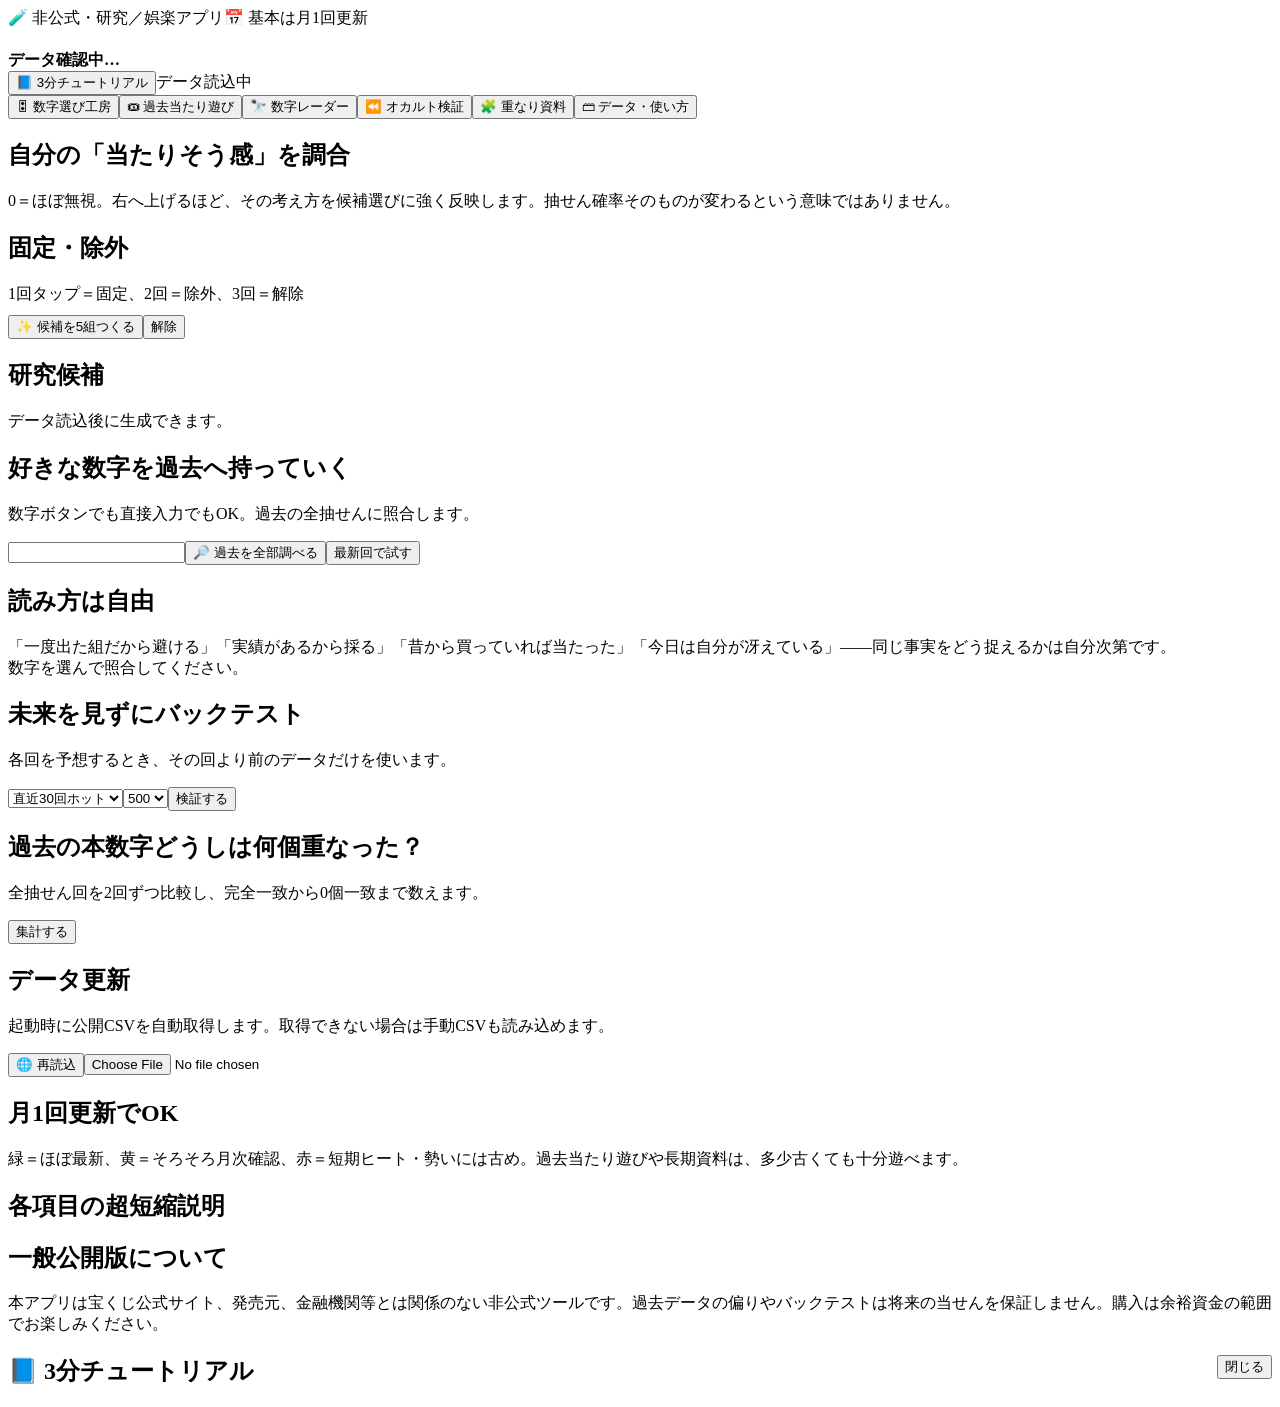
<file: loto-public/shared/index.html>
<!doctype html><html lang="ja"><head><meta charset="utf-8"><meta name="viewport" content="width=device-width,initial-scale=1"><meta name="robots" content="index,follow"><title>仮説研究所</title></head><body><div class="wrap"><header class="hero"><span class="badge">🧪 非公式・研究／娯楽アプリ</span><span class="badge">📅 基本は月1回更新</span><h1 id="title"></h1><div class="mut" id="lead"></div><div class="fresh"><b id="freshTitle">データ確認中…</b><div class="meter"><i id="freshBar"></i></div><div id="freshMeta" class="small mut"></div></div><div class="row"><button class="btn good" id="tutorial">📘 3分チュートリアル</button><span class="badge" id="range">データ読込中</span></div></header><nav class="tabs"><button class="tabb on" data-t="lab">🎛 数字選び工房</button><button class="tabb" data-t="past">🎟 過去当たり遊び</button><button class="tabb" data-t="radar">🔭 数字レーダー</button><button class="tabb" data-t="back">⏪ オカルト検証</button><button class="tabb" data-t="overlap">🧩 重なり資料</button><button class="tabb" data-t="data">🗃 データ・使い方</button></nav><section class="tab on" id="lab"><div class="grid2"><div class="panel"><h2>自分の「当たりそう感」を調合</h2><div id="weights"></div><div class="note small">0＝ほぼ無視。右へ上げるほど、その考え方を候補選びに強く反映します。抽せん確率そのものが変わるという意味ではありません。</div></div><div class="panel"><h2>固定・除外</h2><div class="mut small">1回タップ＝固定、2回＝除外、3回＝解除</div><div class="nums" id="pick" style="margin:10px 0"></div><div class="row"><button class="btn primary" id="gen">✨ 候補を5組つくる</button><button class="btn" id="clear">解除</button></div></div></div><div class="panel"><h2>研究候補</h2><div id="tickets" class="mut">データ読込後に生成できます。</div></div></section><section class="tab" id="past"><div class="grid2"><div class="panel"><h2>好きな数字を過去へ持っていく</h2><p class="mut">数字ボタンでも直接入力でもOK。過去の全抽せんに照合します。</p><div class="nums" id="pastPick"></div><div class="row" style="margin-top:10px"><input id="pastInput" type="text"><button class="btn primary" id="pastGo">🔎 過去を全部調べる</button><button class="btn" id="pastLatest">最新回で試す</button></div></div><div class="panel"><h2>読み方は自由</h2><div class="note">「一度出た組だから避ける」「実績があるから採る」「昔から買っていれば当たった」「今日は自分が冴えている」——同じ事実をどう捉えるかは自分次第です。</div><div id="gradeRules"></div></div></div><div class="panel" id="pastResult"><span class="mut">数字を選んで照合してください。</span></div></section><section class="tab" id="radar"><div class="panel"><h2 id="radarTitle"></h2><div class="cards" id="cards"></div></div></section><section class="tab" id="back"><div class="panel"><h2>未来を見ずにバックテスト</h2><p class="mut">各回を予想するとき、その回より前のデータだけを使います。</p><div class="row"><select id="strategy"><option value="hot10">直近10回ホット</option><option value="hot30" selected>直近30回ホット</option><option value="hot50">直近50回ホット</option><option value="overdue">空白反発</option><option value="long">長期頻度</option></select><select id="btN"><option>200</option><option selected>500</option><option>800</option></select><button class="btn primary" id="btGo">検証する</button></div><div id="btResult" style="margin-top:12px"></div></div></section><section class="tab" id="overlap"><div class="panel"><h2>過去の本数字どうしは何個重なった？</h2><p class="mut">全抽せん回を2回ずつ比較し、完全一致から0個一致まで数えます。</p><button class="btn primary" id="ovGo">集計する</button><div id="ovResult" style="margin-top:12px"></div></div></section><section class="tab" id="data"><div class="grid2"><div class="panel"><h2>データ更新</h2><p class="mut">起動時に公開CSVを自動取得します。取得できない場合は手動CSVも読み込めます。</p><div class="row"><button class="btn primary" id="reload">🌐 再読込</button><input type="file" id="file" accept=".csv,text/csv"></div><div id="source" class="small mut" style="margin-top:10px"></div></div><div class="panel"><h2>月1回更新でOK</h2><div class="note">緑＝ほぼ最新、黄＝そろそろ月次確認、赤＝短期ヒート・勢いには古め。過去当たり遊びや長期資料は、多少古くても十分遊べます。</div></div></div><div class="panel"><h2>各項目の超短縮説明</h2><div id="guide"></div></div><div class="panel"><h2>一般公開版について</h2><p class="mut">本アプリは宝くじ公式サイト、発売元、金融機関等とは関係のない非公式ツールです。過去データの偏りやバックテストは将来の当せんを保証しません。購入は余裕資金の範囲でお楽しみください。</p></div></section><div class="footer" id="foot"></div></div><div class="modal" id="modal"><div class="box"><button class="btn" style="float:right" id="close">閉じる</button><h2>📘 3分チュートリアル</h2><div id="tutorialBody"></div></div></div></body></html>
</file>
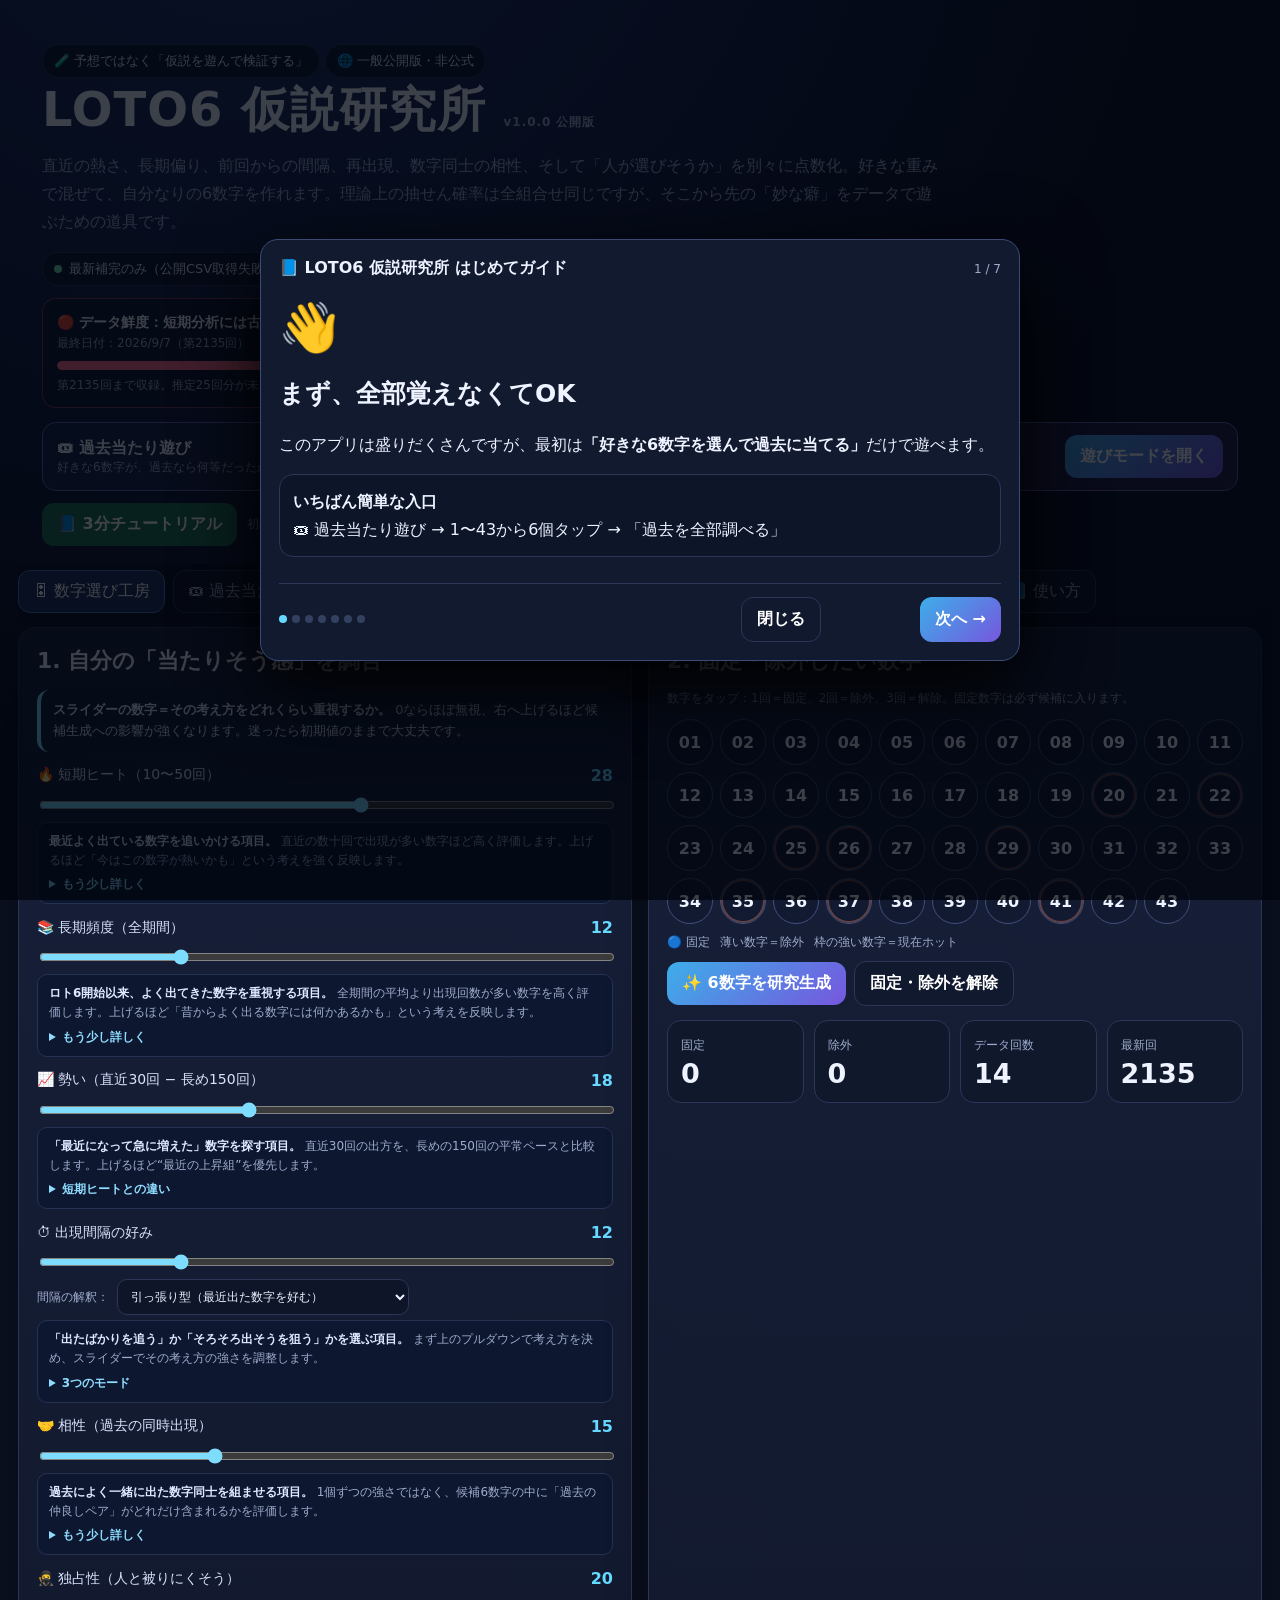
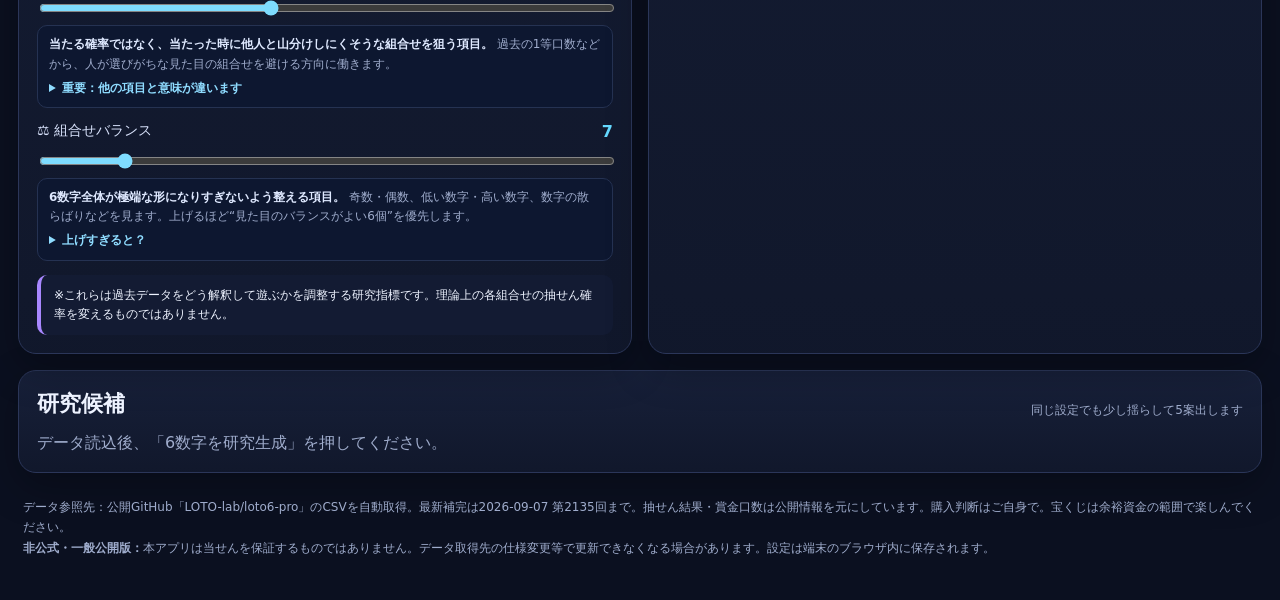
<file: loto-public/full/loto6/direct-loader.html>
<!doctype html><html lang="ja"><head><meta charset="utf-8"><meta name="viewport" content="width=device-width,initial-scale=1"><title>LOTO6 仮説研究所</title><style>body{margin:0;min-height:100vh;display:grid;place-items:center;background:#07121d;color:#eaf4ff;font-family:system-ui,-apple-system,sans-serif}.box{width:min(90vw,560px);padding:28px;border:1px solid #29445c;border-radius:20px;background:#0d1d2a}p{color:#b8cada;line-height:1.7}progress{width:100%}#err{color:#ffc8c8;white-space:pre-wrap}button{padding:10px 14px;border:0;border-radius:10px;font-weight:700}</style></head><body><div class="box"><h1>LOTO6 仮説研究所</h1><p id="msg">完全版を起動しています…</p><progress id="bar" max="3" value="0"></progress><p id="err"></p><button id="retry" hidden onclick="location.reload()">再読み込み</button></div><script>(async()=>{const msg=document.getElementById('msg'),bar=document.getElementById('bar'),err=document.getElementById('err'),retry=document.getElementById('retry');try{let s='';for(let i=1;i<=3;i++){msg.textContent=`本体を読み込み中… ${i}/3`;const c=new AbortController(),t=setTimeout(()=>c.abort(),10000);const r=await fetch(`p${i}.txt?v=20260909-direct2`,{cache:'no-store',signal:c.signal});clearTimeout(t);if(!r.ok)throw new Error(`本体データ ${i}/3 の取得に失敗 (${r.status})`);s+=(await r.text()).trim();bar.value=i;}if(!('DecompressionStream'in window))throw new Error('このブラウザは展開処理に対応していません');msg.textContent='完全版を展開しています…';const bin=atob(s),bytes=Uint8Array.from(bin,c=>c.charCodeAt(0)),ds=new DecompressionStream('gzip');let full=await new Response(new Blob([bytes]).stream().pipeThrough(ds)).text();if(!full.includes('LOTO6 仮説研究所')||full.length<50000)throw new Error('本体データの検証に失敗しました');const guard=`<script>(()=>{const _f=window.fetch.bind(window);window.fetch=(u,o={})=>{if(o&&o.signal)return _f(u,o);const c=new AbortController(),t=setTimeout(()=>c.abort(),6000);return _f(u,{...o,signal:c.signal}).finally(()=>clearTimeout(t));};})();<\/script>`;full=full.replace('</head>',guard+'</head>');document.open();document.write(full);document.close();}catch(e){msg.textContent='起動に失敗しました';err.textContent=String(e&&e.message||e);retry.hidden=false;}})();</script></body></html>
</file>
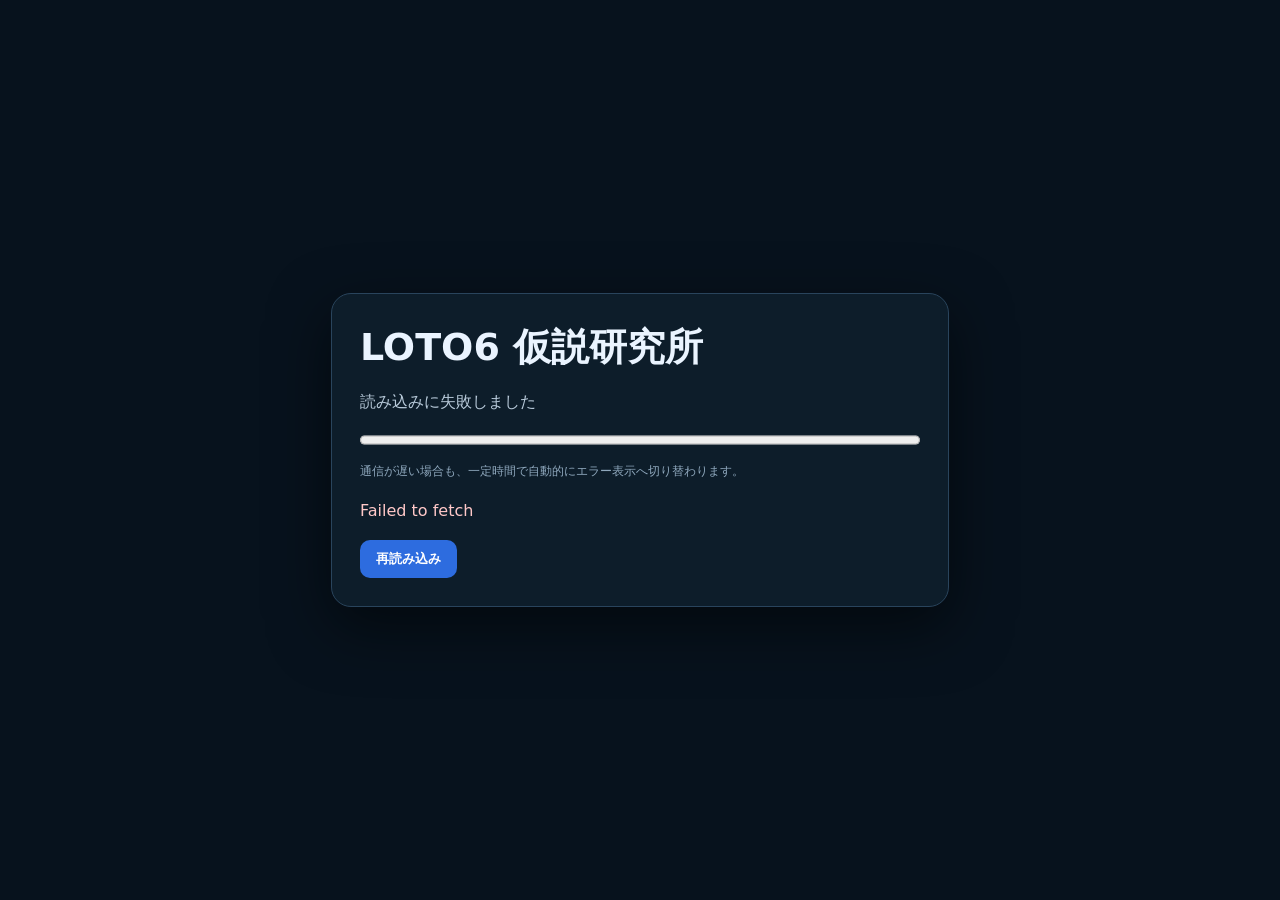
<file: loto-public/full/loto6/loader.html>
<!doctype html><html lang="ja"><head><meta charset="utf-8"><meta name="viewport" content="width=device-width,initial-scale=1"><meta name="robots" content="index,follow"><title>LOTO6 仮説研究所</title><style>body{margin:0;min-height:100vh;display:grid;place-items:center;background:#07121d;color:#eaf4ff;font-family:system-ui,-apple-system,sans-serif}.box{width:min(90vw,560px);padding:28px;border:1px solid #29445c;border-radius:20px;background:#0d1d2a;box-shadow:0 20px 60px #0008}h1{margin:0 0 10px;font-size:clamp(24px,7vw,38px)}p{line-height:1.65;color:#b8cada}progress{width:100%;height:18px}button{padding:10px 16px;border:0;border-radius:10px;font-weight:700;background:#2d6cdf;color:white;cursor:pointer}#err{color:#ffc8c8;white-space:pre-wrap}.small{font-size:12px;color:#8fa8bd}</style></head><body><div class="box"><h1>LOTO6 仮説研究所</h1><p id="msg">完全版を読み込んでいます…</p><progress id="bar" max="3" value="0"></progress><p class="small">通信が遅い場合も、一定時間で自動的にエラー表示へ切り替わります。</p><p id="err"></p><button id="retry" hidden onclick="location.reload()">再読み込み</button></div><script>(async()=>{const B='https://raw.githubusercontent.com/nbm45380-art/virtual-jumbo-2026/loto-public-apps-v3/loto-public/full/loto6/';const msg=document.getElementById('msg'),bar=document.getElementById('bar'),err=document.getElementById('err'),retry=document.getElementById('retry');const timedFetch=(url,ms=8000)=>{const c=new AbortController(),t=setTimeout(()=>c.abort(),ms);return fetch(url,{cache:'no-store',signal:c.signal}).finally(()=>clearTimeout(t));};try{let s='';for(let i=1;i<=3;i++){msg.textContent=`完全版を読み込んでいます… ${i}/3`;const r=await timedFetch(B+'p'+i+'.txt?v=20260909-2');if(!r.ok)throw new Error('データ片'+i+'の取得に失敗 ('+r.status+')');s+=(await r.text()).trim();bar.value=i;}if(!('DecompressionStream'in window))throw new Error('このブラウザは復元処理に対応していません。Chrome / Edge / Safari の新しい版でお試しください。');msg.textContent='完全版を展開しています…';const bin=atob(s);const bytes=Uint8Array.from(bin,c=>c.charCodeAt(0));const ds=new DecompressionStream('gzip');let full=await new Response(new Blob([bytes]).stream().pipeThrough(ds)).text();if(!full.includes('LOTO6 仮説研究所')||full.length<50000)throw new Error('復元データの検証に失敗しました');const guard=`<script>(()=>{const _f=window.fetch.bind(window);window.fetch=(u,o={})=>{if(o&&o.signal)return _f(u,o);const c=new AbortController(),t=setTimeout(()=>c.abort(),6000);return _f(u,{...o,signal:c.signal}).finally(()=>clearTimeout(t));};})();<\/script>`;full=full.replace('</head>',guard+'</head>');document.open();document.write(full);document.close();}catch(e){msg.textContent='読み込みに失敗しました';err.textContent=(e&&e.name==='AbortError')?'通信先が時間内に応答しませんでした。再読み込みしてください。':String(e&&e.message||e);retry.hidden=false;}})();</script></body></html>
</file>
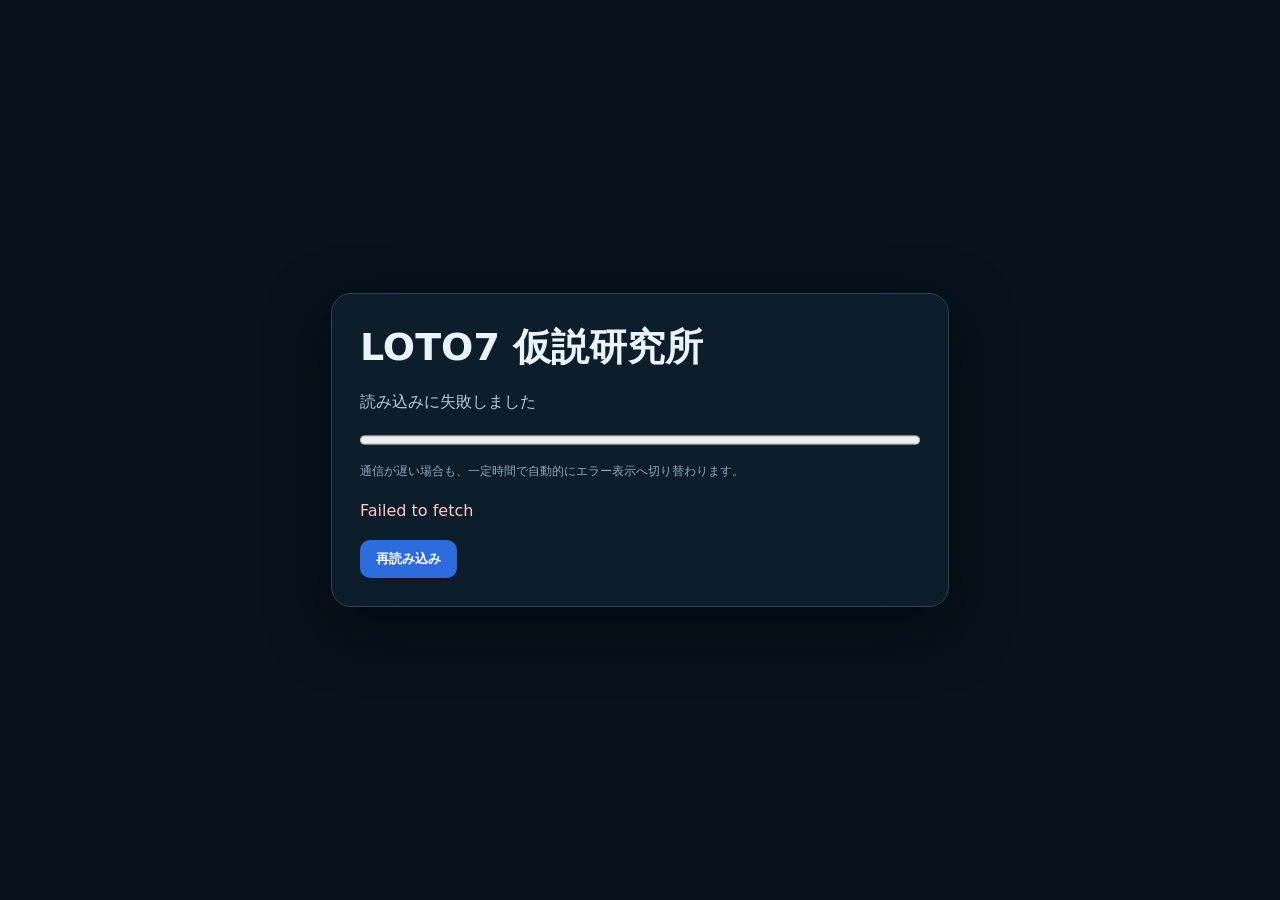
<file: loto-public/full/loto7/loader.html>
<!doctype html><html lang="ja"><head><meta charset="utf-8"><meta name="viewport" content="width=device-width,initial-scale=1"><meta name="robots" content="index,follow"><title>LOTO7 仮説研究所</title><style>body{margin:0;min-height:100vh;display:grid;place-items:center;background:#07121d;color:#eaf4ff;font-family:system-ui,-apple-system,sans-serif}.box{width:min(90vw,560px);padding:28px;border:1px solid #29445c;border-radius:20px;background:#0d1d2a;box-shadow:0 20px 60px #0008}h1{margin:0 0 10px;font-size:clamp(24px,7vw,38px)}p{line-height:1.65;color:#b8cada}progress{width:100%;height:18px}button{padding:10px 16px;border:0;border-radius:10px;font-weight:700;background:#2d6cdf;color:white;cursor:pointer}#err{color:#ffc8c8;white-space:pre-wrap}.small{font-size:12px;color:#8fa8bd}</style></head><body><div class="box"><h1>LOTO7 仮説研究所</h1><p id="msg">完全版を読み込んでいます…</p><progress id="bar" max="3" value="0"></progress><p class="small">通信が遅い場合も、一定時間で自動的にエラー表示へ切り替わります。</p><p id="err"></p><button id="retry" hidden onclick="location.reload()">再読み込み</button></div><script>(async()=>{const B='https://raw.githubusercontent.com/nbm45380-art/virtual-jumbo-2026/loto-public-apps-v3/loto-public/full/loto7/';const msg=document.getElementById('msg'),bar=document.getElementById('bar'),err=document.getElementById('err'),retry=document.getElementById('retry');const timedFetch=(url,ms=8000)=>{const c=new AbortController(),t=setTimeout(()=>c.abort(),ms);return fetch(url,{cache:'no-store',signal:c.signal}).finally(()=>clearTimeout(t));};try{let s='';for(let i=1;i<=3;i++){msg.textContent=`完全版を読み込んでいます… ${i}/3`;const r=await timedFetch(B+'p'+i+'.txt?v=20260909-2');if(!r.ok)throw new Error('データ片'+i+'の取得に失敗 ('+r.status+')');s+=(await r.text()).trim();bar.value=i;}if(!('DecompressionStream'in window))throw new Error('このブラウザは復元処理に対応していません。Chrome / Edge / Safari の新しい版でお試しください。');msg.textContent='完全版を展開しています…';const bin=atob(s);const bytes=Uint8Array.from(bin,c=>c.charCodeAt(0));const ds=new DecompressionStream('gzip');let full=await new Response(new Blob([bytes]).stream().pipeThrough(ds)).text();if(!full.includes('LOTO7 仮説研究所')||full.length<50000)throw new Error('復元データの検証に失敗しました');const guard=`<script>(()=>{const _f=window.fetch.bind(window);window.fetch=(u,o={})=>{if(o&&o.signal)return _f(u,o);const c=new AbortController(),t=setTimeout(()=>c.abort(),6000);return _f(u,{...o,signal:c.signal}).finally(()=>clearTimeout(t));};})();<\/script>`;full=full.replace('</head>',guard+'</head>');document.open();document.write(full);document.close();}catch(e){msg.textContent='読み込みに失敗しました';err.textContent=(e&&e.name==='AbortError')?'通信先が時間内に応答しませんでした。再読み込みしてください。':String(e&&e.message||e);retry.hidden=false;}})();</script></body></html>
</file>
